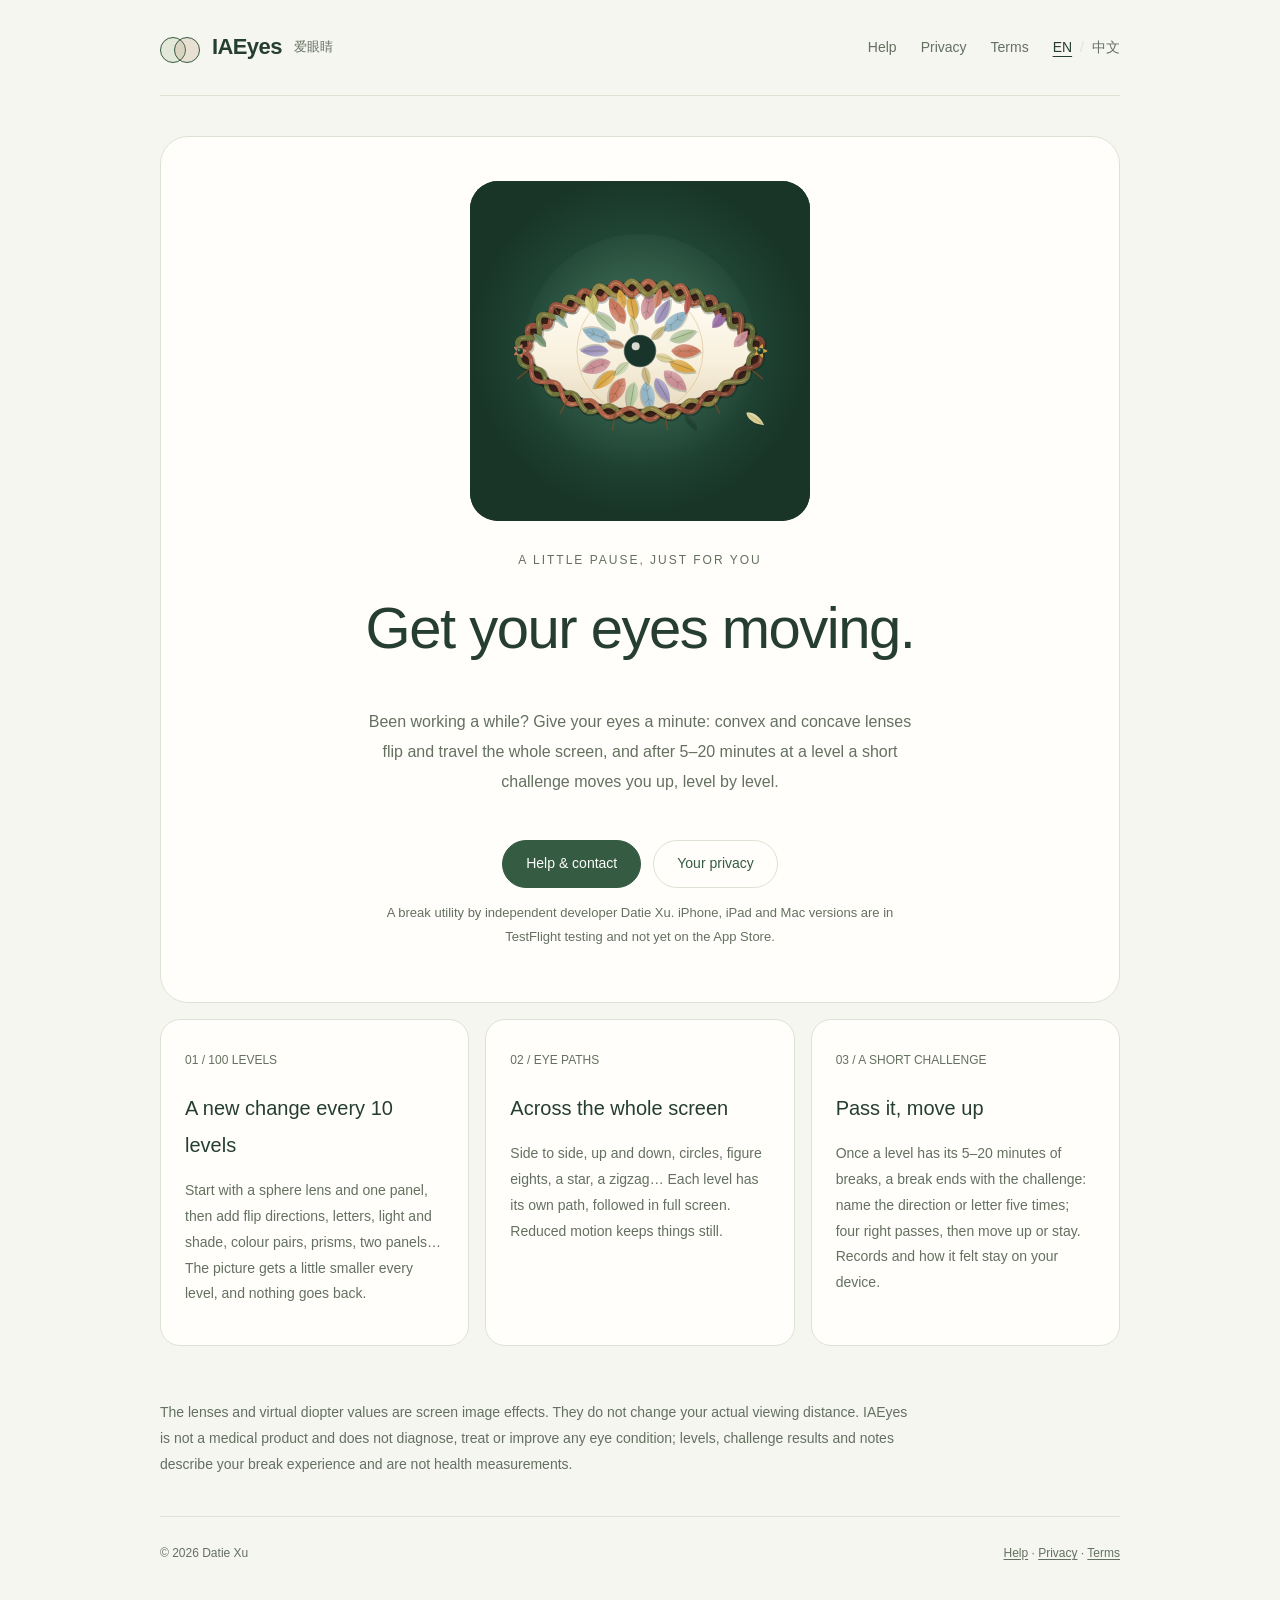
<file: index.html>
<!doctype html>
<html lang="en">
<head>
  <meta charset="utf-8">
  <meta name="viewport" content="width=device-width,initial-scale=1">
  <meta http-equiv="refresh" content="0; url=en/">
  <title>IAEyes</title>
  <link rel="canonical" href="https://datiexu.github.io/iaeyes/en/">
  <link rel="alternate" hreflang="en" href="https://datiexu.github.io/iaeyes/en/">
  <link rel="alternate" hreflang="zh-CN" href="https://datiexu.github.io/iaeyes/zh/">
  <link rel="alternate" hreflang="x-default" href="https://datiexu.github.io/iaeyes/">
  <link rel="stylesheet" href="assets/style.css">
</head>
<body>
  <main class="document">
    <h1>IAEyes</h1>
    <p><a href="en/" lang="en">Continue in English</a> · <a href="zh/" lang="zh-CN">查看中文版</a></p>
  </main>
</body>
</html>
</file>
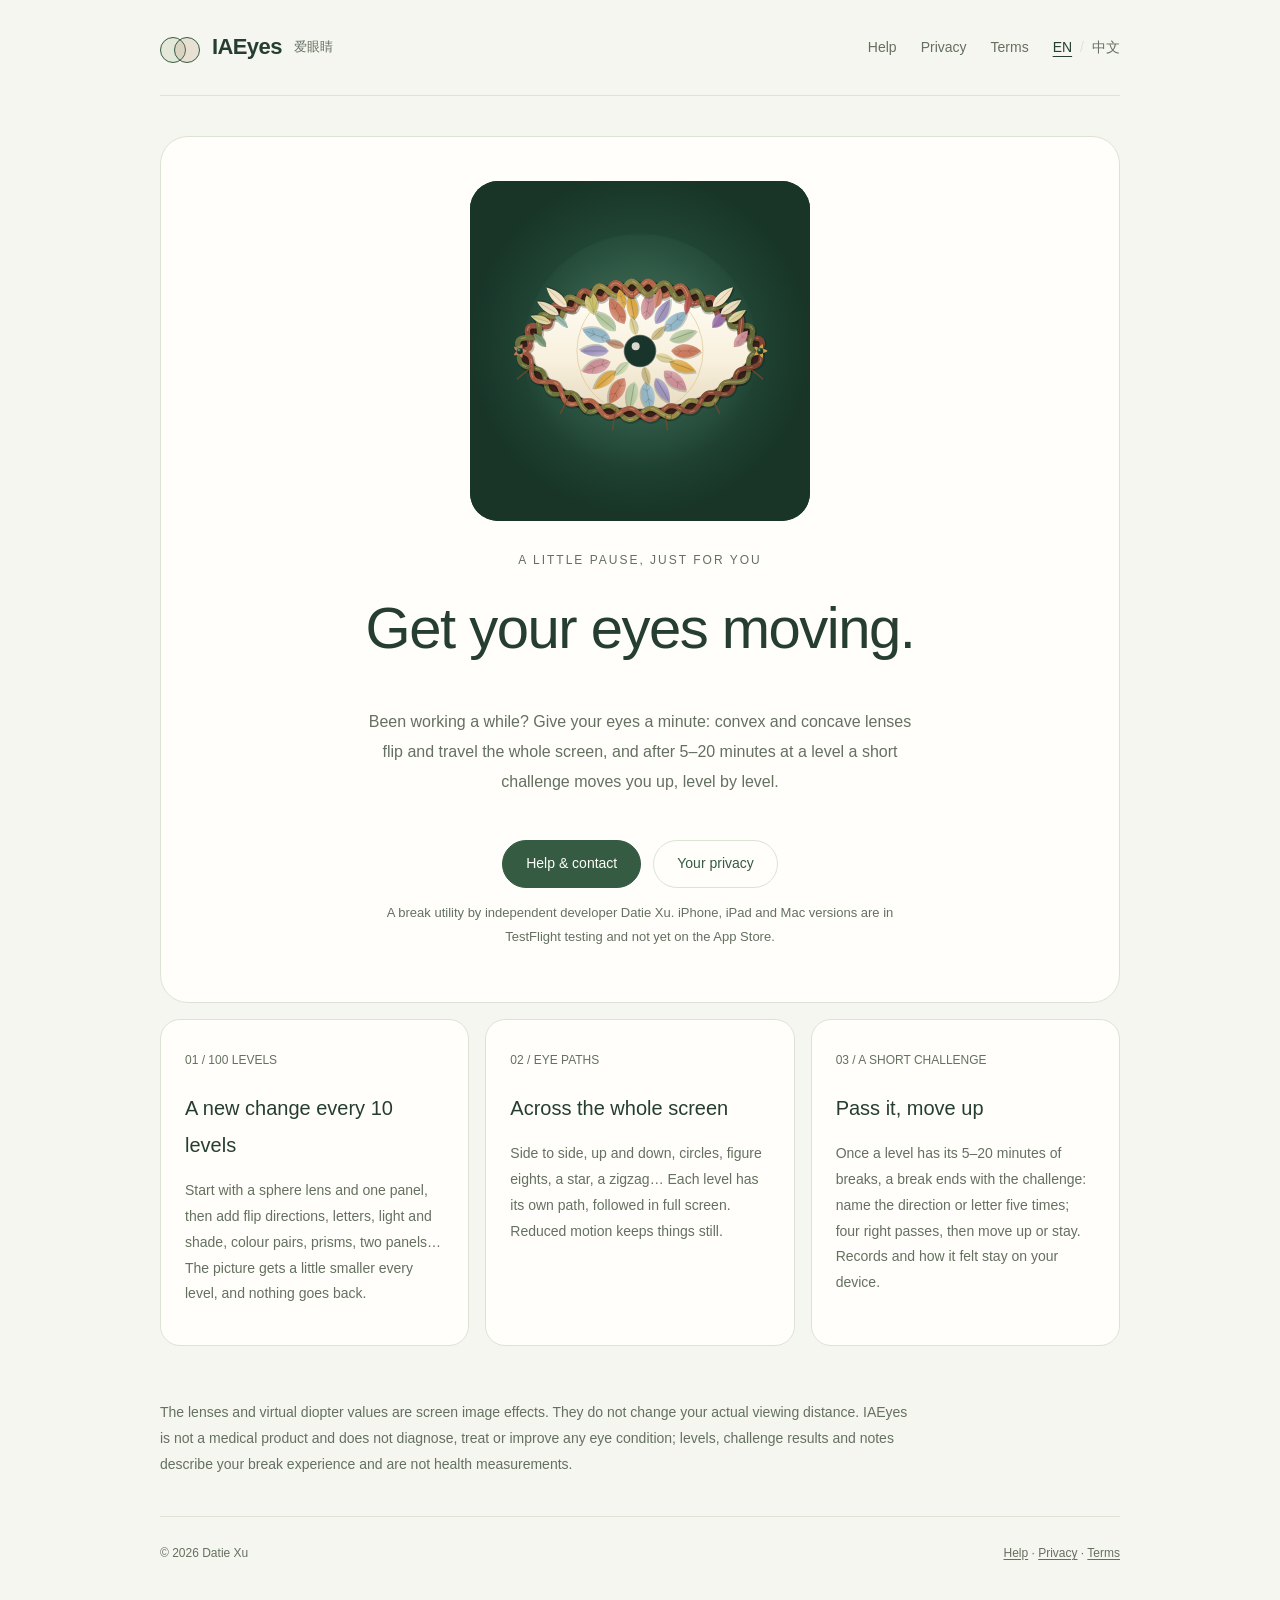
<file: en/index.html>
<!doctype html>
<html lang="en">
<head>
  <meta charset="utf-8">
  <meta name="viewport" content="width=device-width,initial-scale=1">
  <meta name="description" content="IAEyes: get your eyes moving. A 100-level journey, eye paths and a short challenge after each break. Explore the app, help, privacy policy and terms.">
  <title>IAEyes · Get your eyes moving</title>
  <link rel="canonical" href="https://datiexu.github.io/iaeyes/en/">
  <link rel="alternate" hreflang="en" href="https://datiexu.github.io/iaeyes/en/">
  <link rel="alternate" hreflang="zh-CN" href="https://datiexu.github.io/iaeyes/zh/">
  <link rel="alternate" hreflang="x-default" href="https://datiexu.github.io/iaeyes/">
  <link rel="stylesheet" href="../assets/style.css">
</head>
<body>
  <a class="skip-link" href="#main">Skip to content</a>
  <header class="site-header">
    <a class="brand" href="./" aria-label="IAEyes home"><span class="mark" aria-hidden="true"></span><strong>IAEyes</strong><span lang="zh-CN">爱眼睛</span></a>
    <div class="header-links">
      <nav aria-label="Main navigation"><a href="support/">Help</a><a href="privacy/">Privacy</a><a href="terms/">Terms</a></nav>
      <nav class="language-switch" aria-label="Language"><a href="./" lang="en" hreflang="en" aria-label="Read this page in English" aria-current="true">EN</a><span aria-hidden="true">/</span><a href="../zh/" lang="zh-CN" hreflang="zh-CN" aria-label="阅读此页面中文版">中文</a></nav>
    </div>
  </header>
  <main id="main">
    <section class="hero">
      <figure class="brand-intro"><img src="../assets/iaeyes-intro.svg" width="440" height="440" alt="IAEyes: the lashes wind round the eye, then it blinks"></figure>
      <span class="eyebrow">A LITTLE PAUSE, JUST FOR YOU</span>
      <h1>Get your eyes moving.</h1>
      <p>Been working a while? Give your eyes a minute: convex and concave lenses flip and travel the whole screen, and after 5–20 minutes at a level a short challenge moves you up, level by level.</p>
      <div class="actions"><a class="button" href="support/">Help &amp; contact</a><a class="button secondary" href="privacy/">Your privacy</a></div>
      <p class="meta">A break utility by independent developer Datie Xu. iPhone, iPad and Mac versions are in TestFlight testing and not yet on the App Store.</p>
    </section>
    <section class="features" aria-label="The app experience">
      <article class="card"><span class="number">01 / 100 LEVELS</span><h2>A new change every 10 levels</h2><p>Start with a sphere lens and one panel, then add flip directions, letters, light and shade, colour pairs, prisms, two panels… The picture gets a little smaller every level, and nothing goes back.</p></article>
      <article class="card"><span class="number">02 / EYE PATHS</span><h2>Across the whole screen</h2><p>Side to side, up and down, circles, figure eights, a star, a zigzag… Each level has its own path, followed in full screen. Reduced motion keeps things still.</p></article>
      <article class="card"><span class="number">03 / A SHORT CHALLENGE</span><h2>Pass it, move up</h2><p>Once a level has its 5–20 minutes of breaks, a break ends with the challenge: name the direction or letter five times; four right passes, then move up or stay. Records and how it felt stay on your device.</p></article>
    </section>
    <p class="note">The lenses and virtual diopter values are screen image effects. They do not change your actual viewing distance. IAEyes is not a medical product and does not diagnose, treat or improve any eye condition; levels, challenge results and notes describe your break experience and are not health measurements.</p>
  </main>
  <footer class="site-footer"><span>© 2026 Datie Xu</span><span><a href="support/">Help</a> · <a href="privacy/">Privacy</a> · <a href="terms/">Terms</a></span></footer>
</body>
</html>
</file>
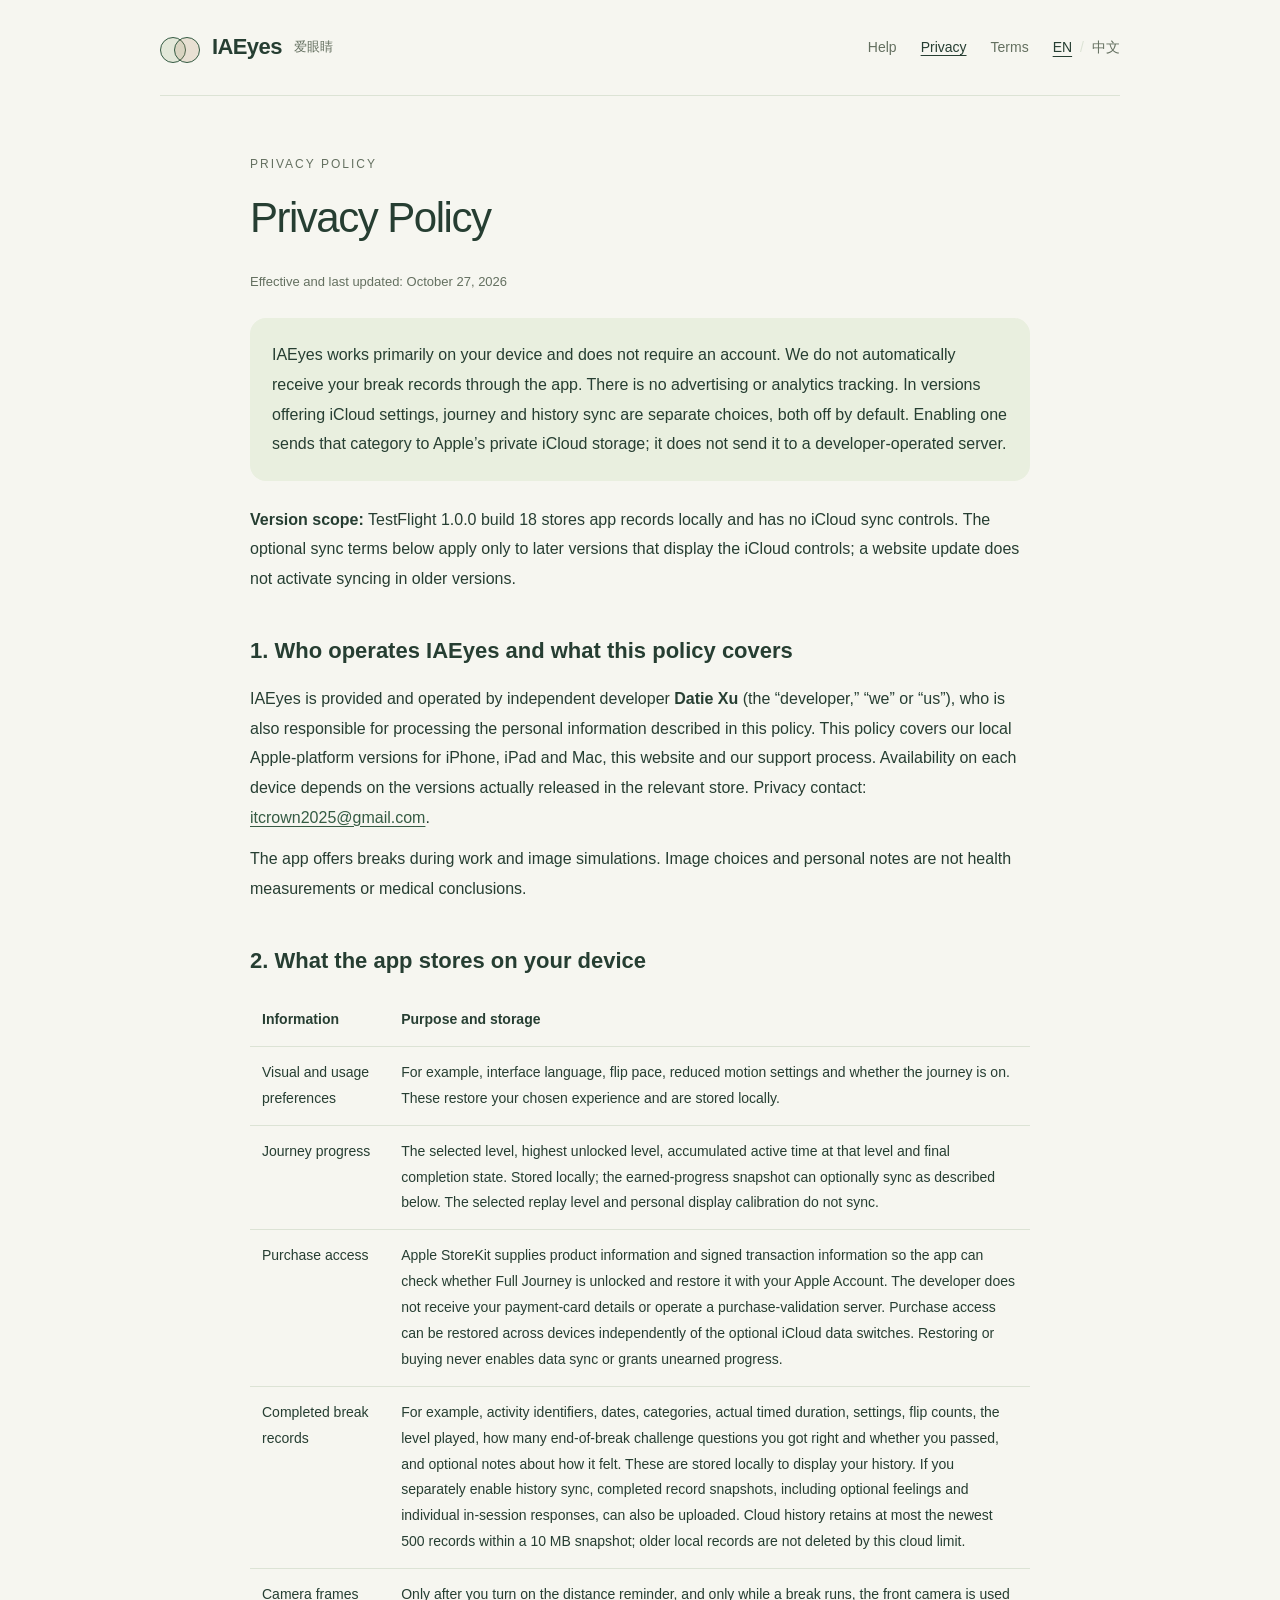
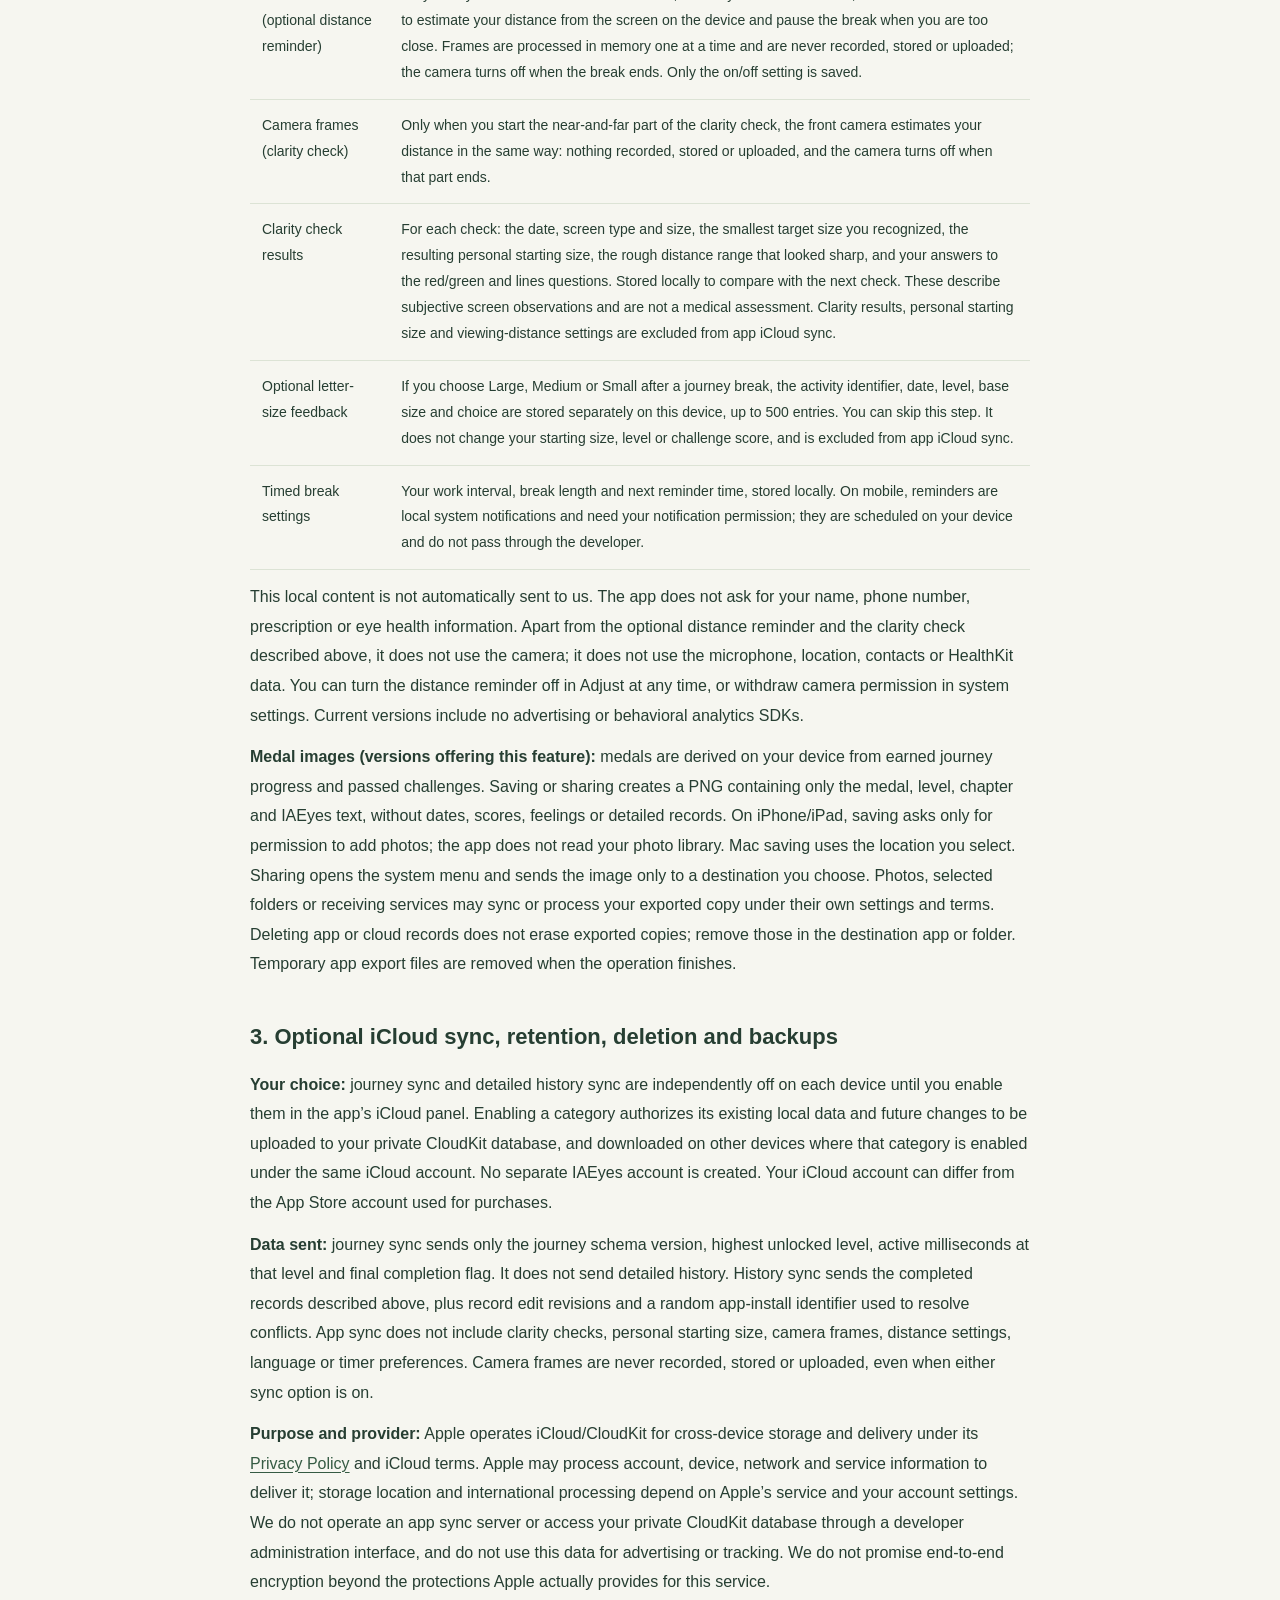
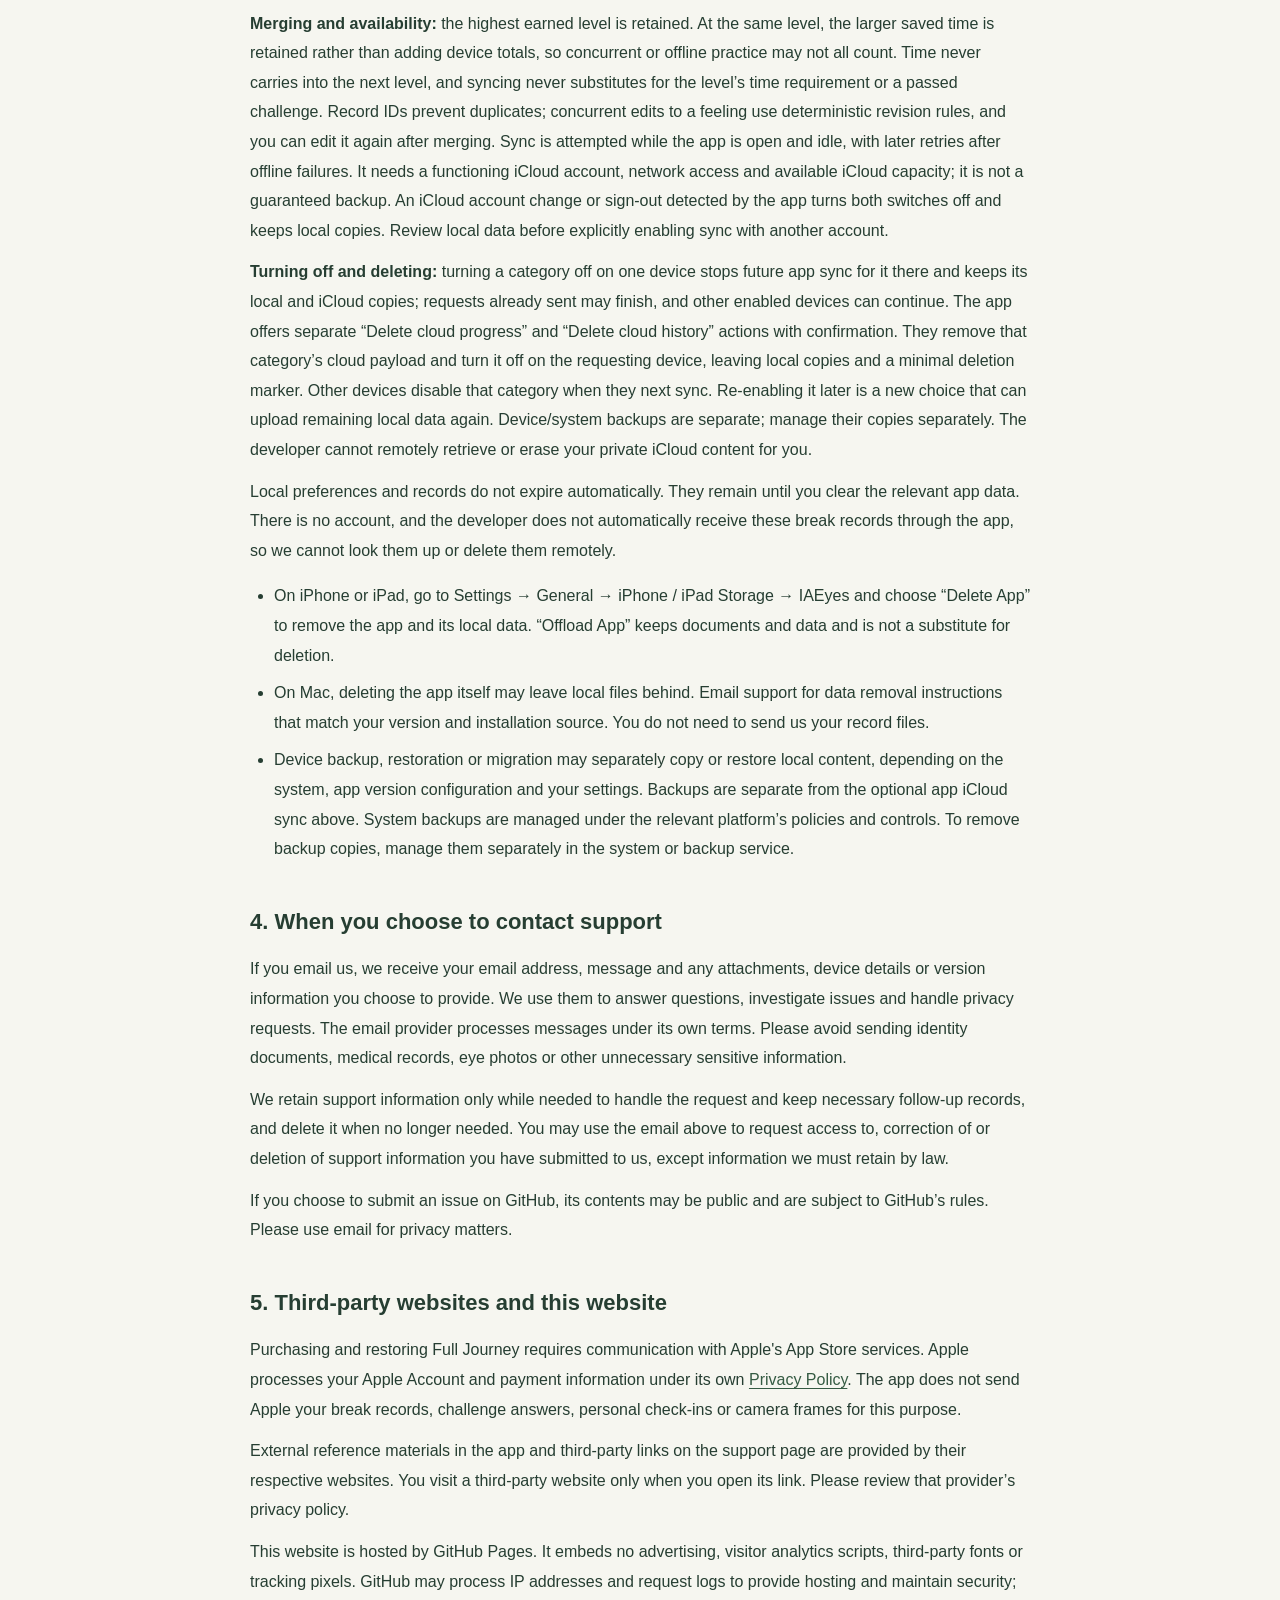
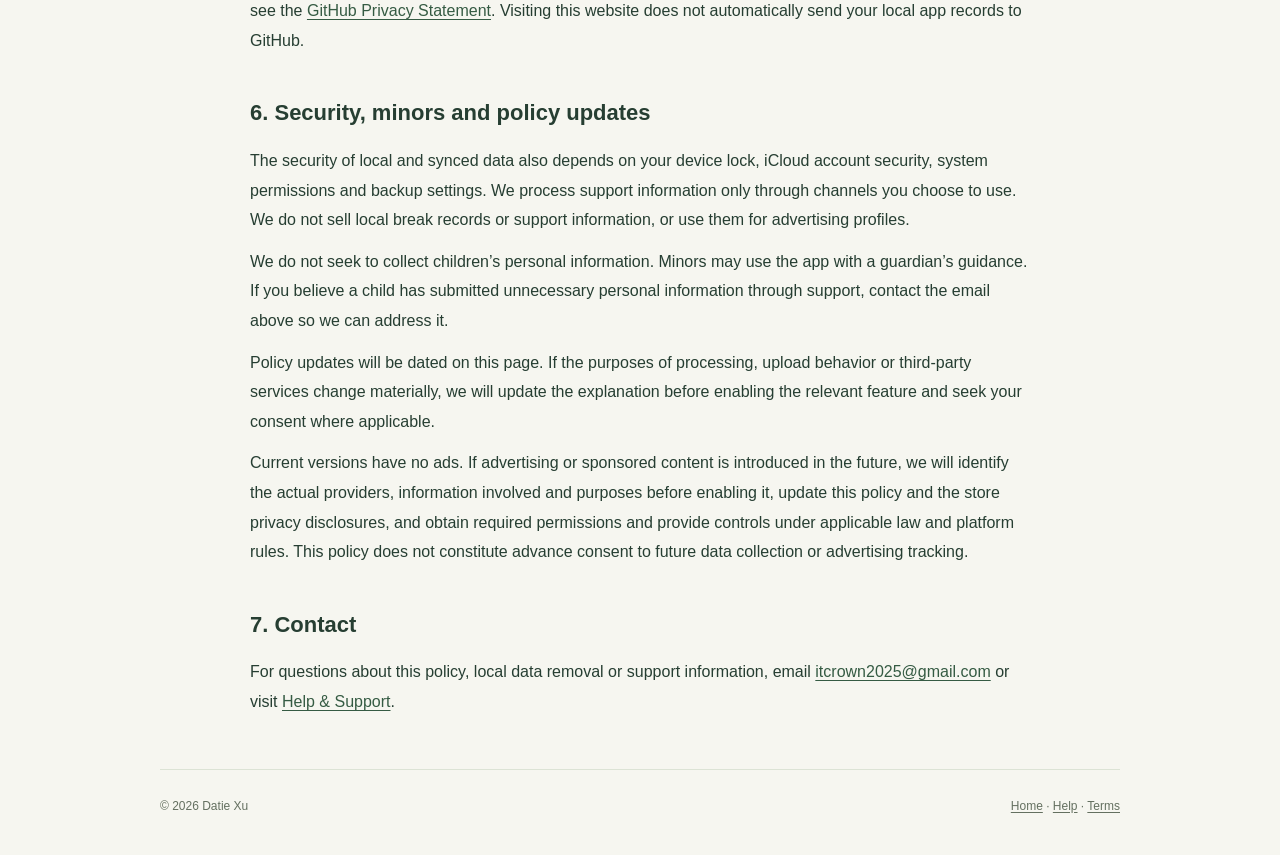
<file: privacy/index.html>
<!doctype html>
<html lang="en">
<head>
  <meta charset="utf-8">
  <meta name="viewport" content="width=device-width,initial-scale=1">
  <meta http-equiv="refresh" content="0; url=../en/privacy/">
  <title>IAEyes</title>
  <link rel="canonical" href="https://datiexu.github.io/iaeyes/en/privacy/">
  <link rel="alternate" hreflang="en" href="https://datiexu.github.io/iaeyes/en/privacy/">
  <link rel="alternate" hreflang="zh-CN" href="https://datiexu.github.io/iaeyes/zh/privacy/">
  <link rel="alternate" hreflang="x-default" href="https://datiexu.github.io/iaeyes/privacy/">
  <link rel="stylesheet" href="../assets/style.css">
</head>
<body>
  <main class="document">
    <h1>IAEyes</h1>
    <p><a href="../en/privacy/" lang="en">Continue in English</a> · <a href="../zh/privacy/" lang="zh-CN">查看中文版</a></p>
  </main>
</body>
</html>
</file>
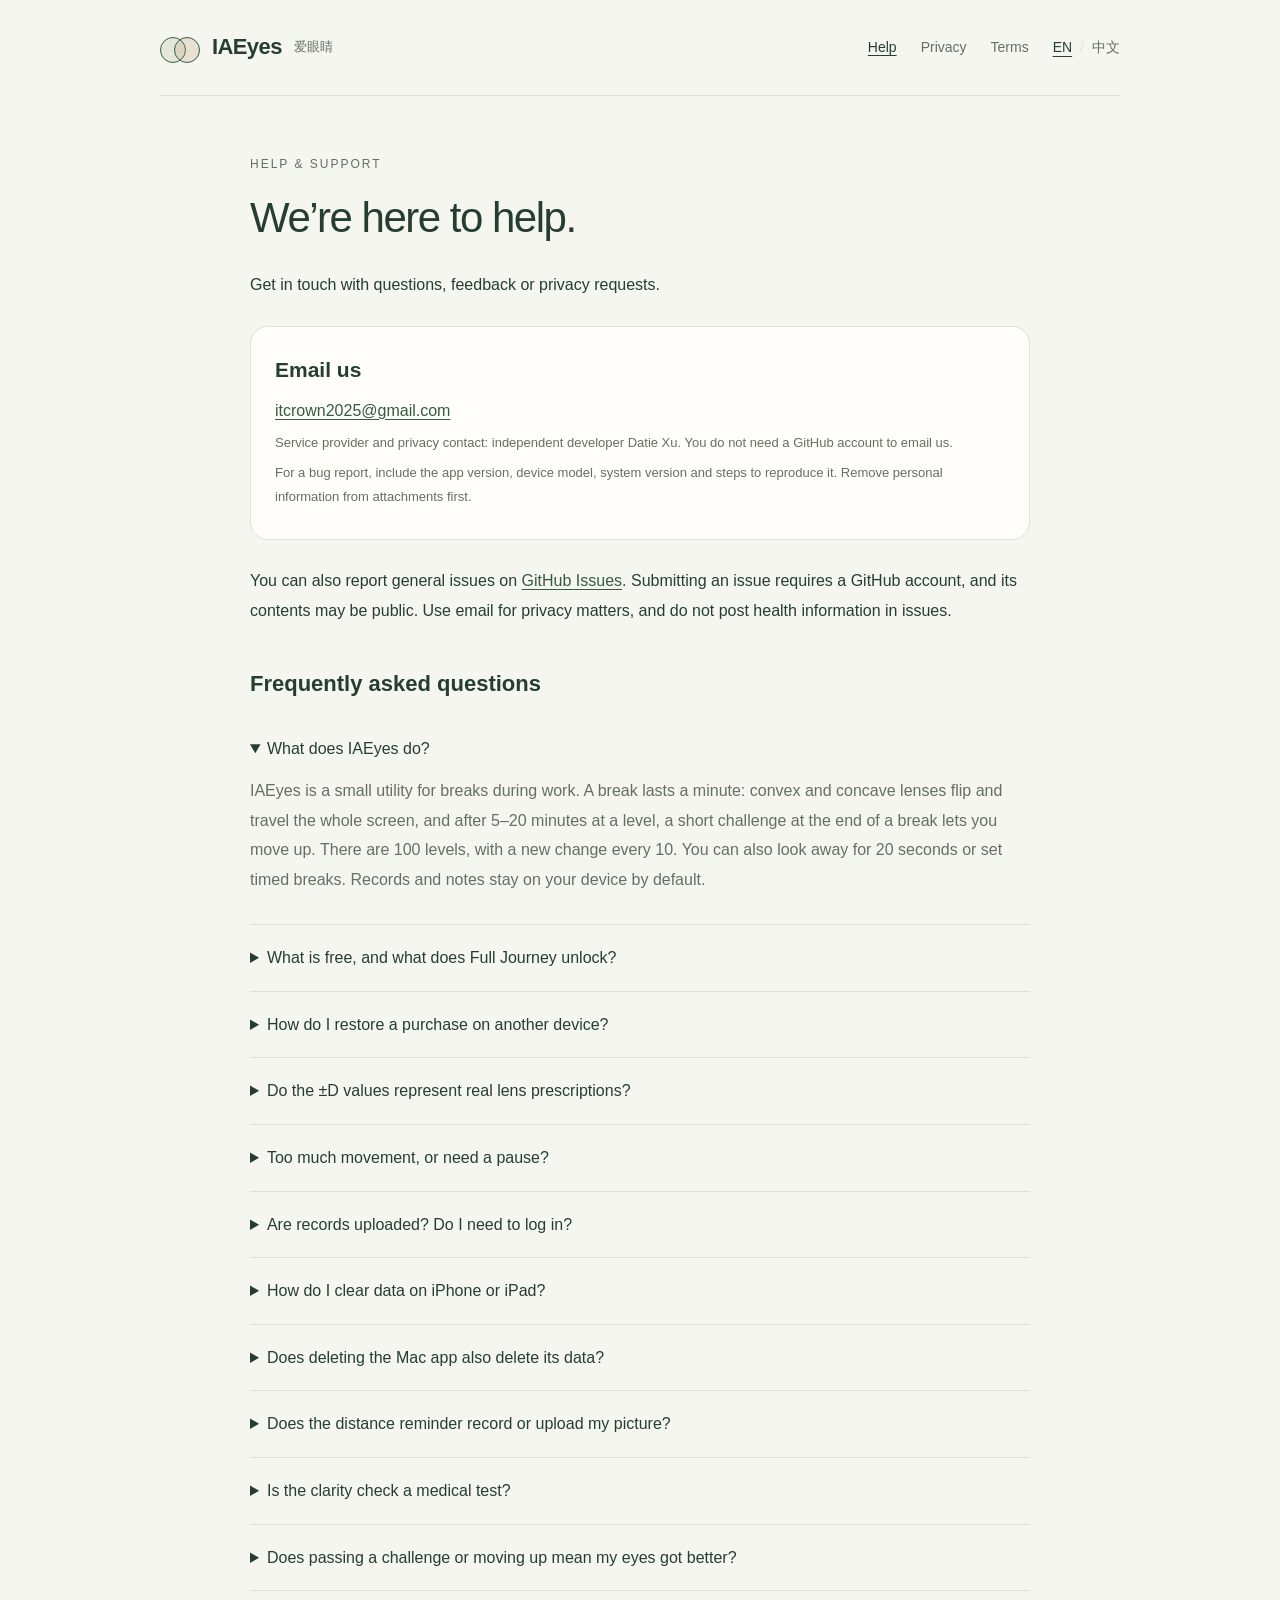
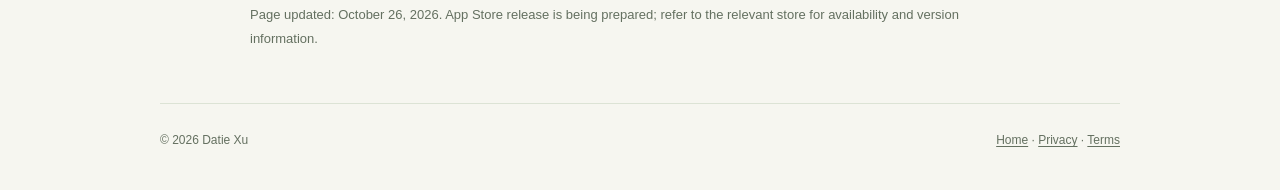
<file: support/index.html>
<!doctype html>
<html lang="en">
<head>
  <meta charset="utf-8">
  <meta name="viewport" content="width=device-width,initial-scale=1">
  <meta http-equiv="refresh" content="0; url=../en/support/">
  <title>IAEyes</title>
  <link rel="canonical" href="https://datiexu.github.io/iaeyes/en/support/">
  <link rel="alternate" hreflang="en" href="https://datiexu.github.io/iaeyes/en/support/">
  <link rel="alternate" hreflang="zh-CN" href="https://datiexu.github.io/iaeyes/zh/support/">
  <link rel="alternate" hreflang="x-default" href="https://datiexu.github.io/iaeyes/support/">
  <link rel="stylesheet" href="../assets/style.css">
</head>
<body>
  <main class="document">
    <h1>IAEyes</h1>
    <p><a href="../en/support/" lang="en">Continue in English</a> · <a href="../zh/support/" lang="zh-CN">查看中文版</a></p>
  </main>
</body>
</html>
</file>
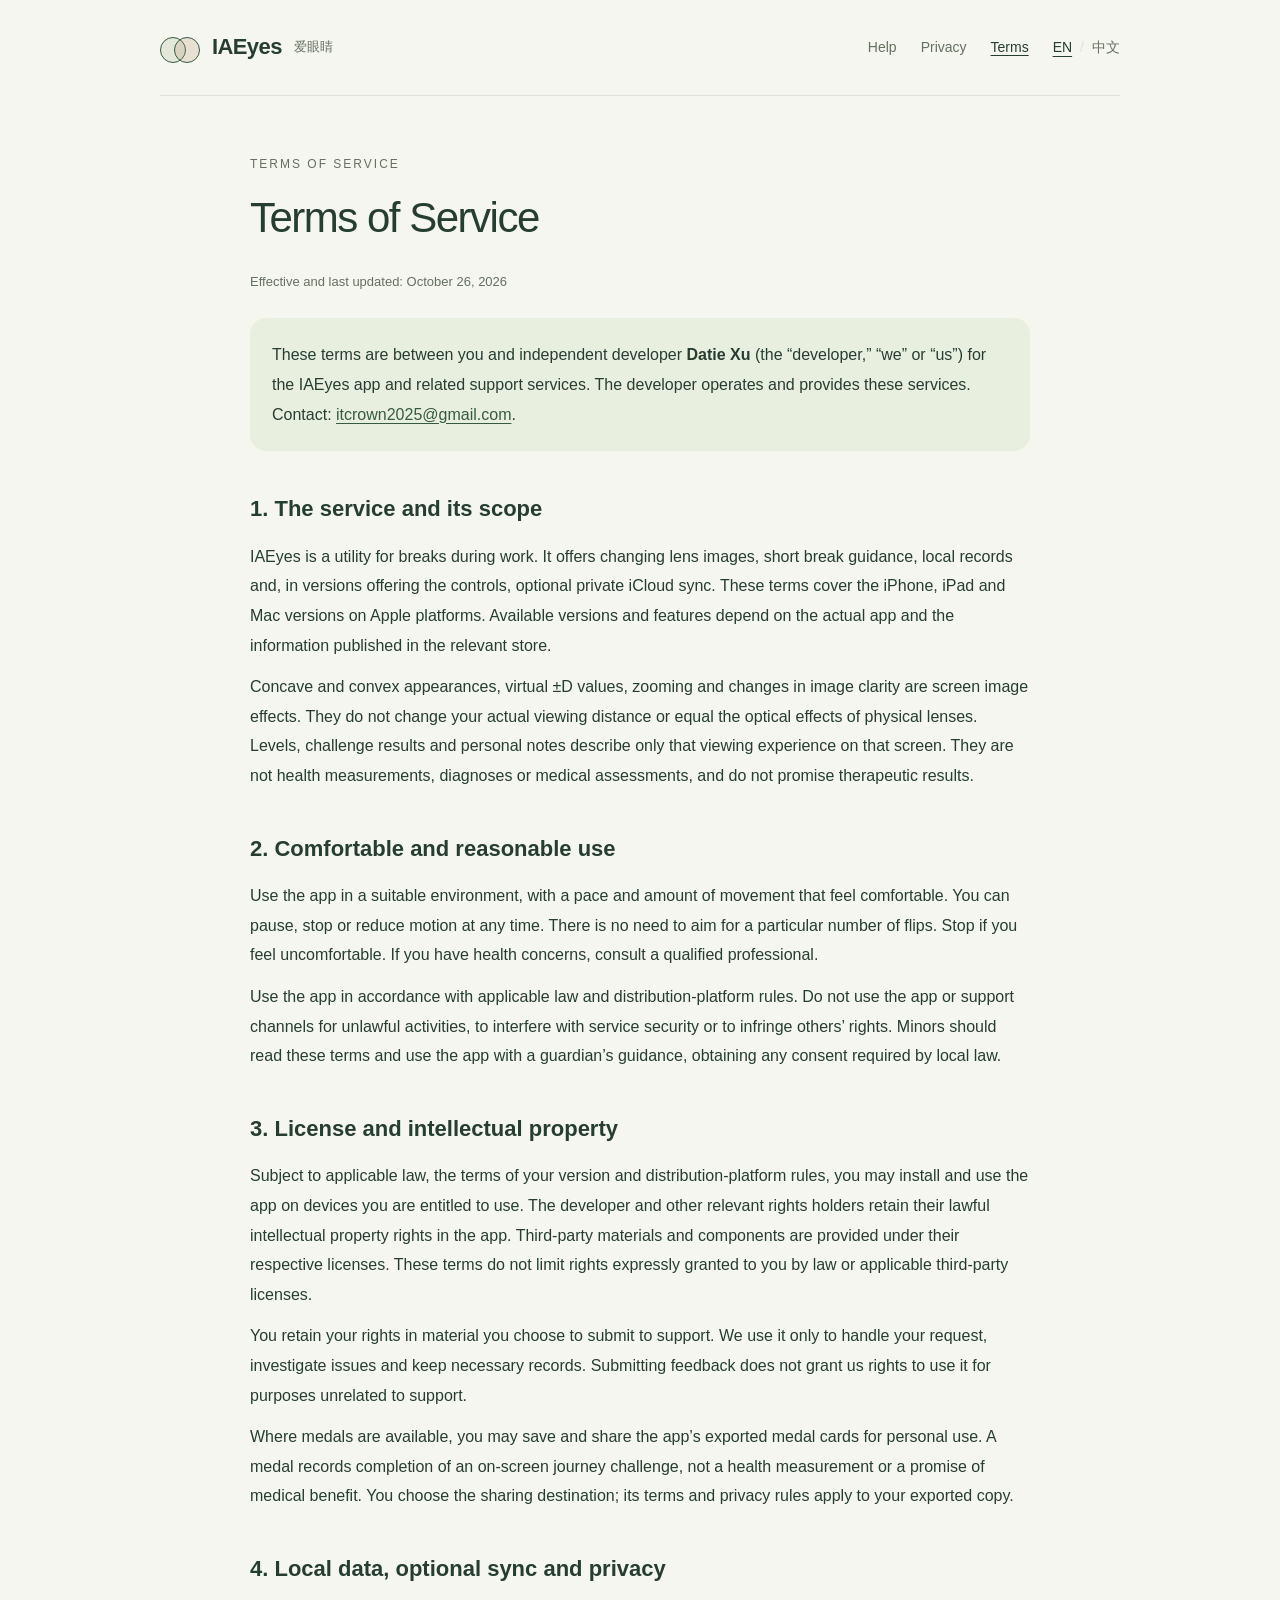
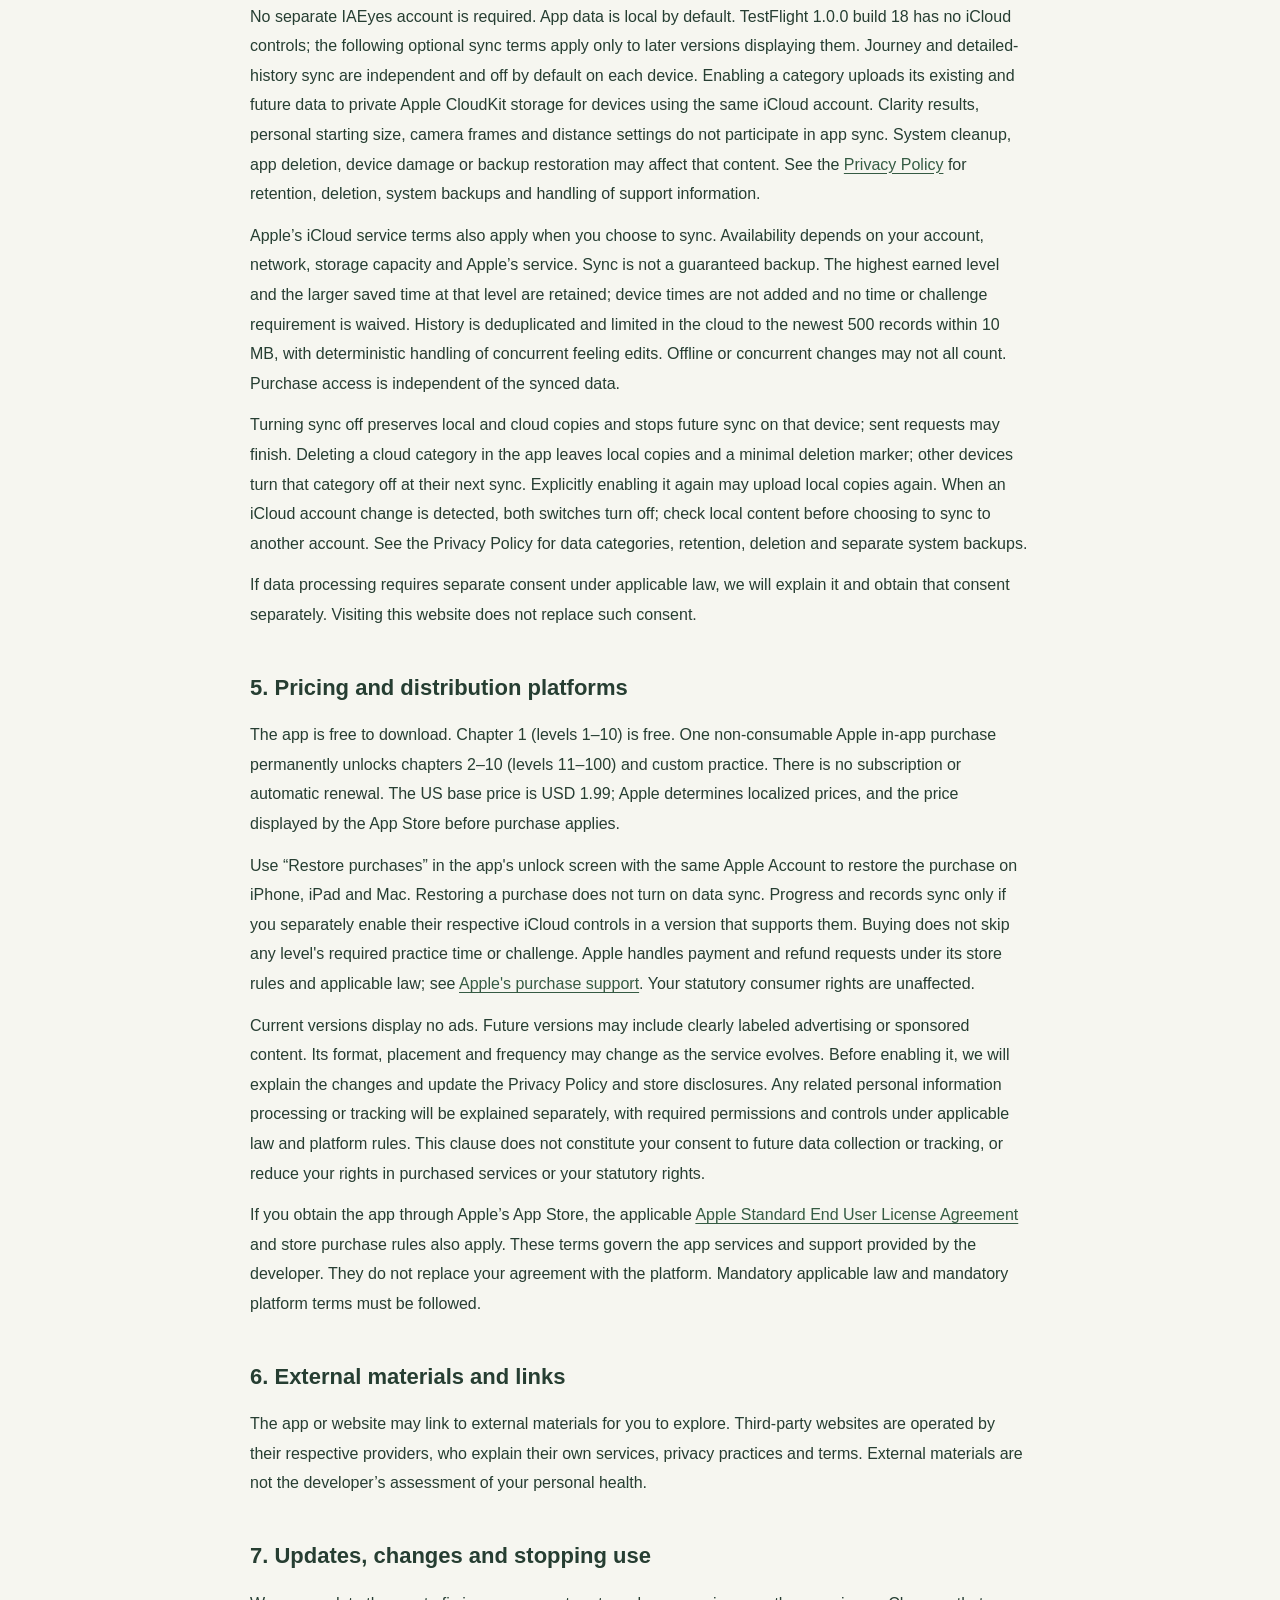
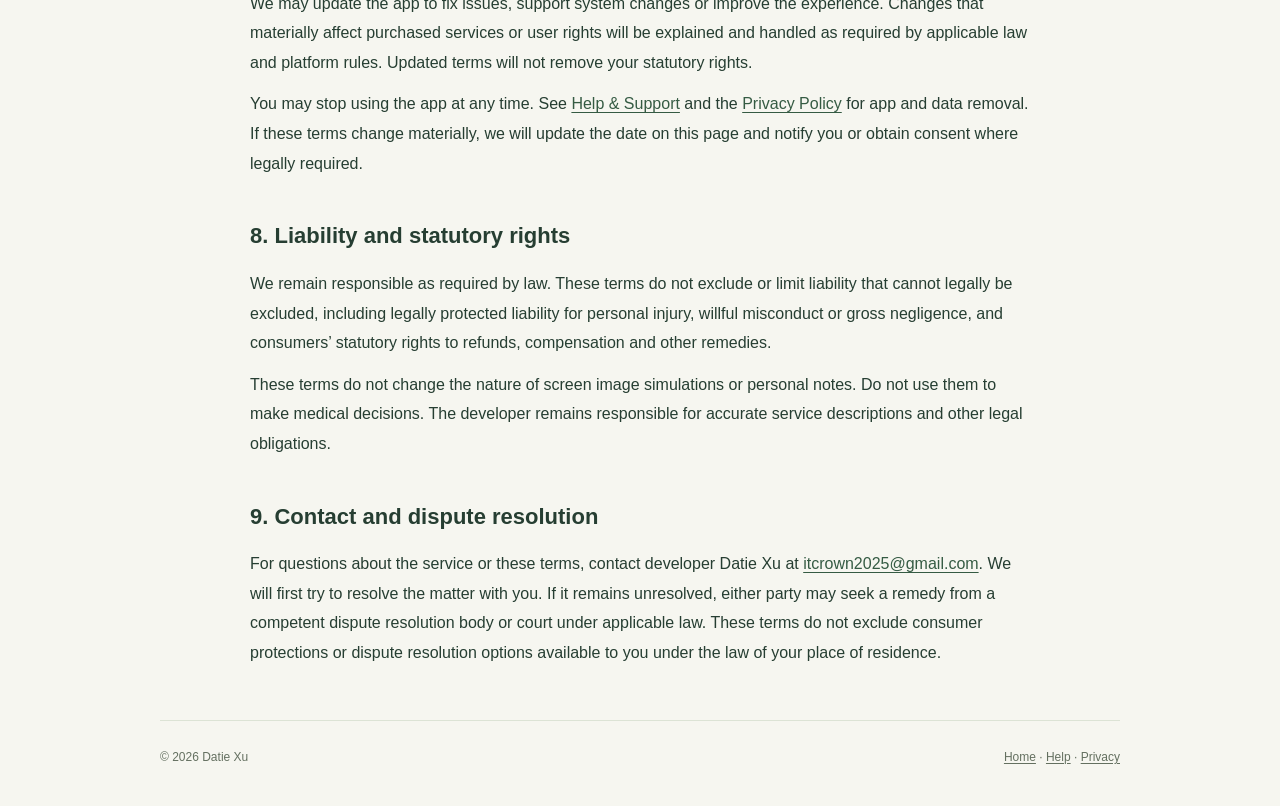
<file: terms/index.html>
<!doctype html>
<html lang="en">
<head>
  <meta charset="utf-8">
  <meta name="viewport" content="width=device-width,initial-scale=1">
  <meta http-equiv="refresh" content="0; url=../en/terms/">
  <title>IAEyes</title>
  <link rel="canonical" href="https://datiexu.github.io/iaeyes/en/terms/">
  <link rel="alternate" hreflang="en" href="https://datiexu.github.io/iaeyes/en/terms/">
  <link rel="alternate" hreflang="zh-CN" href="https://datiexu.github.io/iaeyes/zh/terms/">
  <link rel="alternate" hreflang="x-default" href="https://datiexu.github.io/iaeyes/terms/">
  <link rel="stylesheet" href="../assets/style.css">
</head>
<body>
  <main class="document">
    <h1>IAEyes</h1>
    <p><a href="../en/terms/" lang="en">Continue in English</a> · <a href="../zh/terms/" lang="zh-CN">查看中文版</a></p>
  </main>
</body>
</html>
</file>
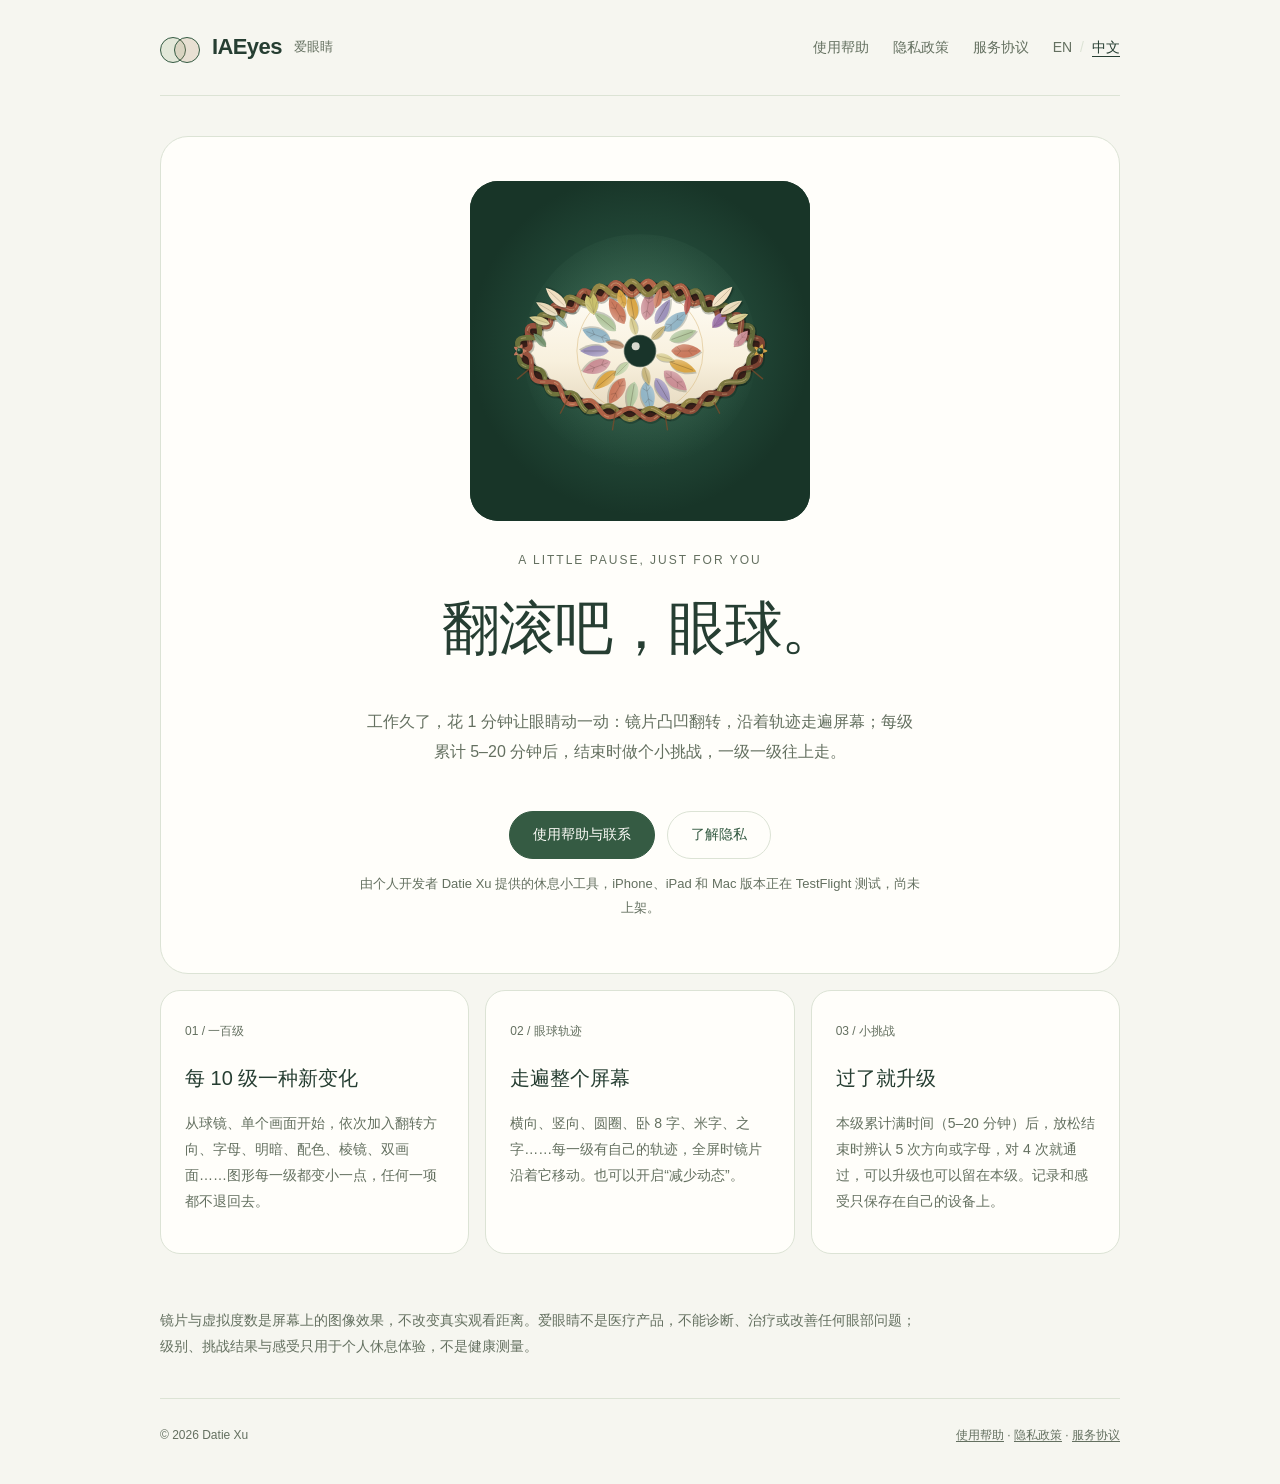
<file: zh/index.html>
<!doctype html>
<html lang="zh-CN">
<head>
  <meta charset="utf-8">
  <meta name="viewport" content="width=device-width,initial-scale=1">
  <meta name="description" content="爱眼睛（IAEyes）：翻滚吧眼球。一百级旅程、眼球轨迹和放松后的小挑战。了解应用、使用帮助与隐私政策。">
  <title>爱眼睛 · 翻滚吧眼球</title>
  <link rel="canonical" href="https://datiexu.github.io/iaeyes/zh/">
  <link rel="alternate" hreflang="en" href="https://datiexu.github.io/iaeyes/en/">
  <link rel="alternate" hreflang="zh-CN" href="https://datiexu.github.io/iaeyes/zh/">
  <link rel="alternate" hreflang="x-default" href="https://datiexu.github.io/iaeyes/">
  <link rel="stylesheet" href="../assets/style.css">
</head>
<body>
  <a class="skip-link" href="#main">跳到正文</a>
  <header class="site-header">
    <a class="brand" href="./" aria-label="IAEyes 首页"><span class="mark" aria-hidden="true"></span><strong>IAEyes</strong><span lang="zh-CN">爱眼睛</span></a>
    <div class="header-links">
      <nav aria-label="网站导航"><a href="support/">使用帮助</a><a href="privacy/">隐私政策</a><a href="terms/">服务协议</a></nav>
      <nav class="language-switch" aria-label="语言"><a href="../en/" lang="en" hreflang="en" aria-label="Read this page in English">EN</a><span aria-hidden="true">/</span><a href="./" lang="zh-CN" hreflang="zh-CN" aria-label="阅读此页面中文版" aria-current="true">中文</a></nav>
    </div>
  </header>
  <main id="main">
    <section class="hero">
      <figure class="brand-intro"><img src="../assets/iaeyes-intro.svg" width="440" height="440" alt="爱眼睛：睫毛绕着眼眶就位，眨一下眼"></figure>
      <span class="eyebrow">A LITTLE PAUSE, JUST FOR YOU</span>
      <h1>翻滚吧，眼球。</h1>
      <p>工作久了，花 1 分钟让眼睛动一动：镜片凸凹翻转，沿着轨迹走遍屏幕；每级累计 5–20 分钟后，结束时做个小挑战，一级一级往上走。</p>
      <div class="actions"><a class="button" href="support/">使用帮助与联系</a><a class="button secondary" href="privacy/">了解隐私</a></div>
      <p class="meta">由个人开发者 Datie Xu 提供的休息小工具，iPhone、iPad 和 Mac 版本正在 TestFlight 测试，尚未上架。</p>
    </section>
    <section class="features" aria-label="应用体验">
      <article class="card"><span class="number">01 / 一百级</span><h2>每 10 级一种新变化</h2><p>从球镜、单个画面开始，依次加入翻转方向、字母、明暗、配色、棱镜、双画面……图形每一级都变小一点，任何一项都不退回去。</p></article>
      <article class="card"><span class="number">02 / 眼球轨迹</span><h2>走遍整个屏幕</h2><p>横向、竖向、圆圈、卧 8 字、米字、之字……每一级有自己的轨迹，全屏时镜片沿着它移动。也可以开启“减少动态”。</p></article>
      <article class="card"><span class="number">03 / 小挑战</span><h2>过了就升级</h2><p>本级累计满时间（5–20 分钟）后，放松结束时辨认 5 次方向或字母，对 4 次就通过，可以升级也可以留在本级。记录和感受只保存在自己的设备上。</p></article>
    </section>
    <p class="note">镜片与虚拟度数是屏幕上的图像效果，不改变真实观看距离。爱眼睛不是医疗产品，不能诊断、治疗或改善任何眼部问题；级别、挑战结果与感受只用于个人休息体验，不是健康测量。</p>
  </main>
  <footer class="site-footer"><span>© 2026 Datie Xu</span><span><a href="support/">使用帮助</a> · <a href="privacy/">隐私政策</a> · <a href="terms/">服务协议</a></span></footer>
</body>
</html>
</file>
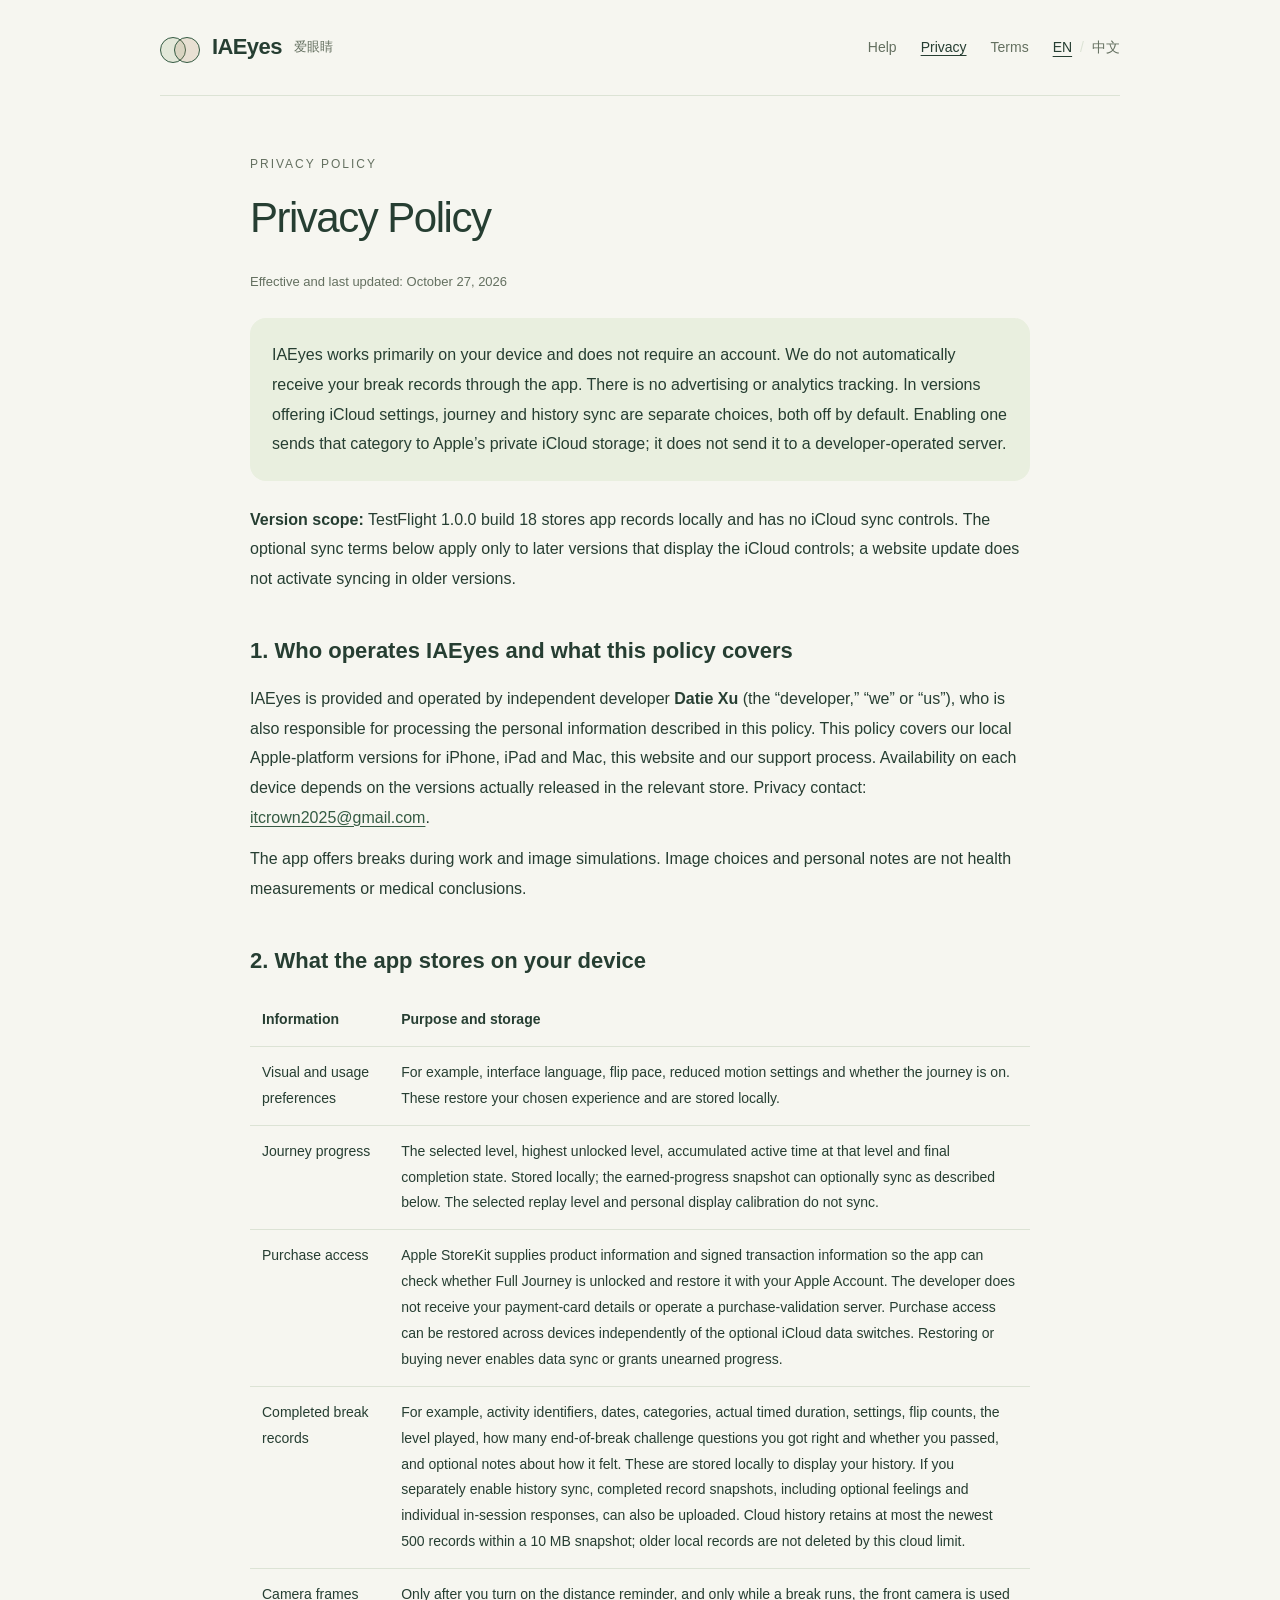
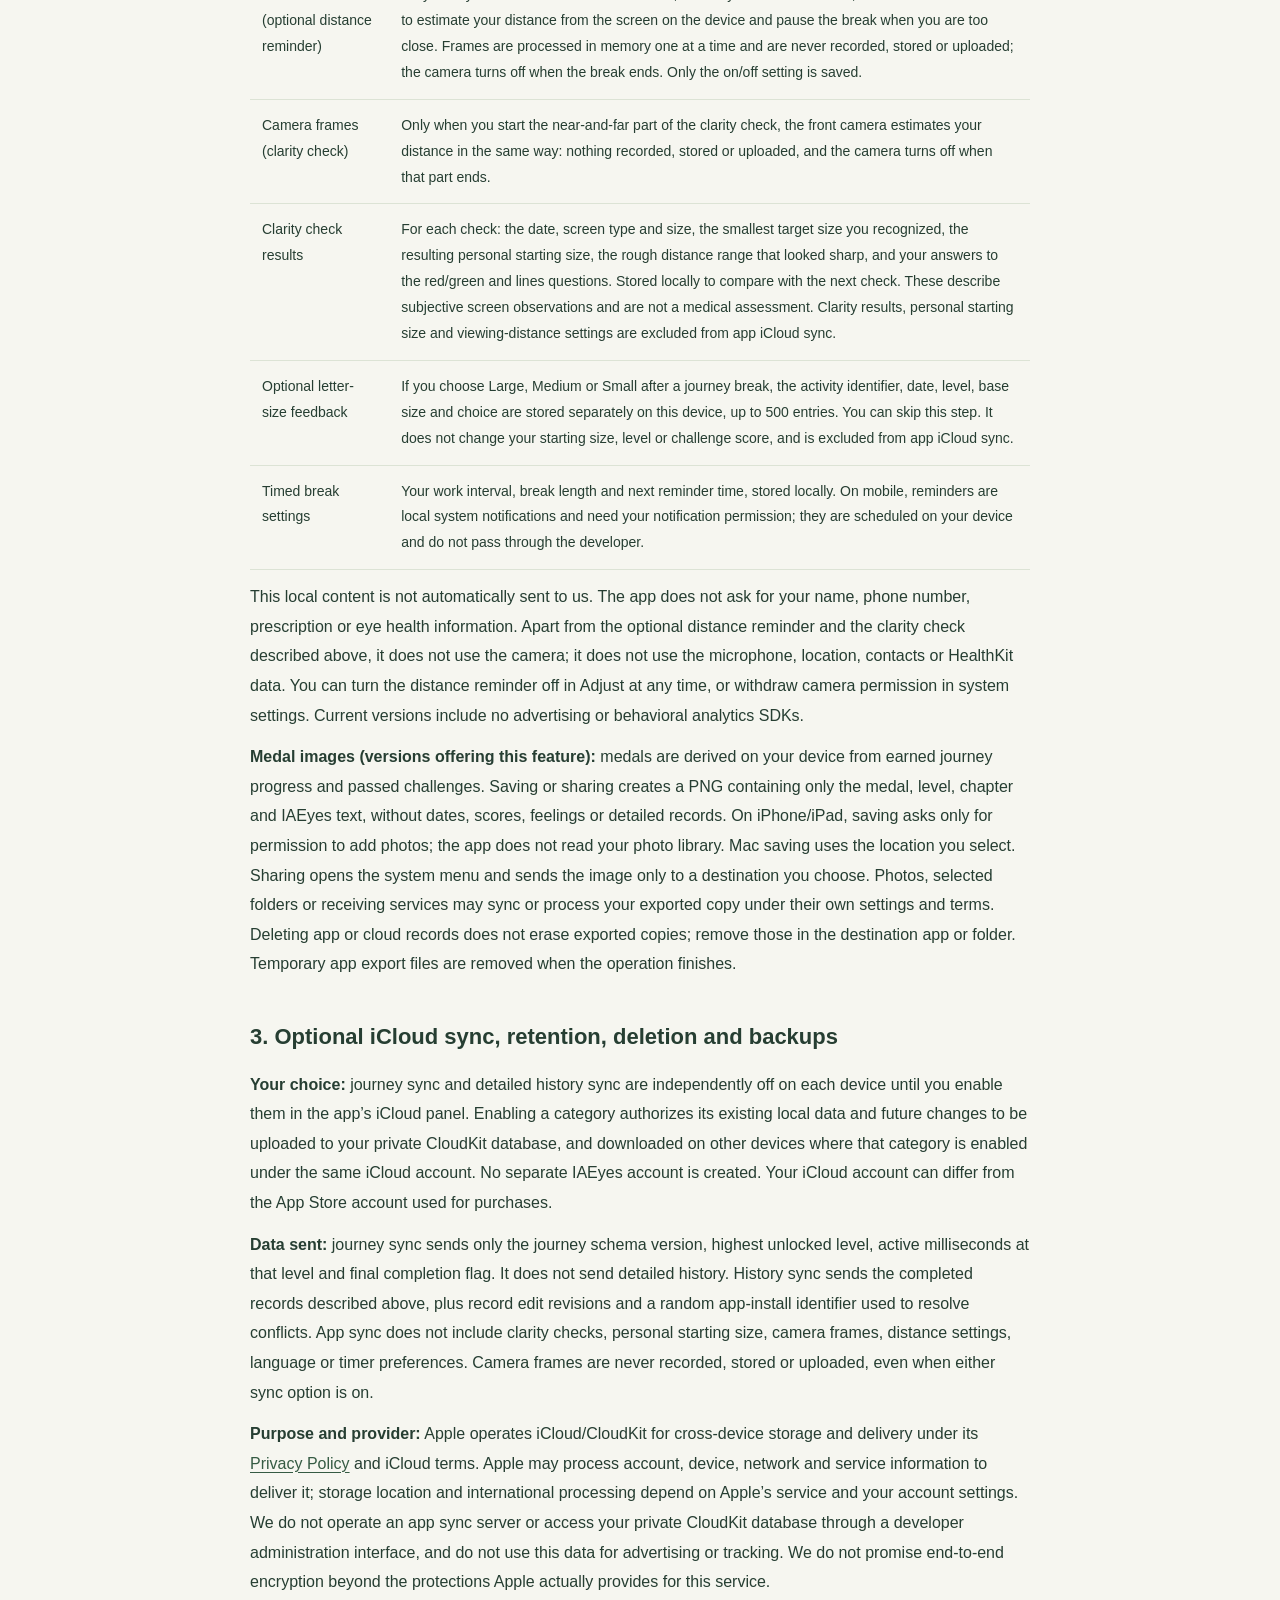
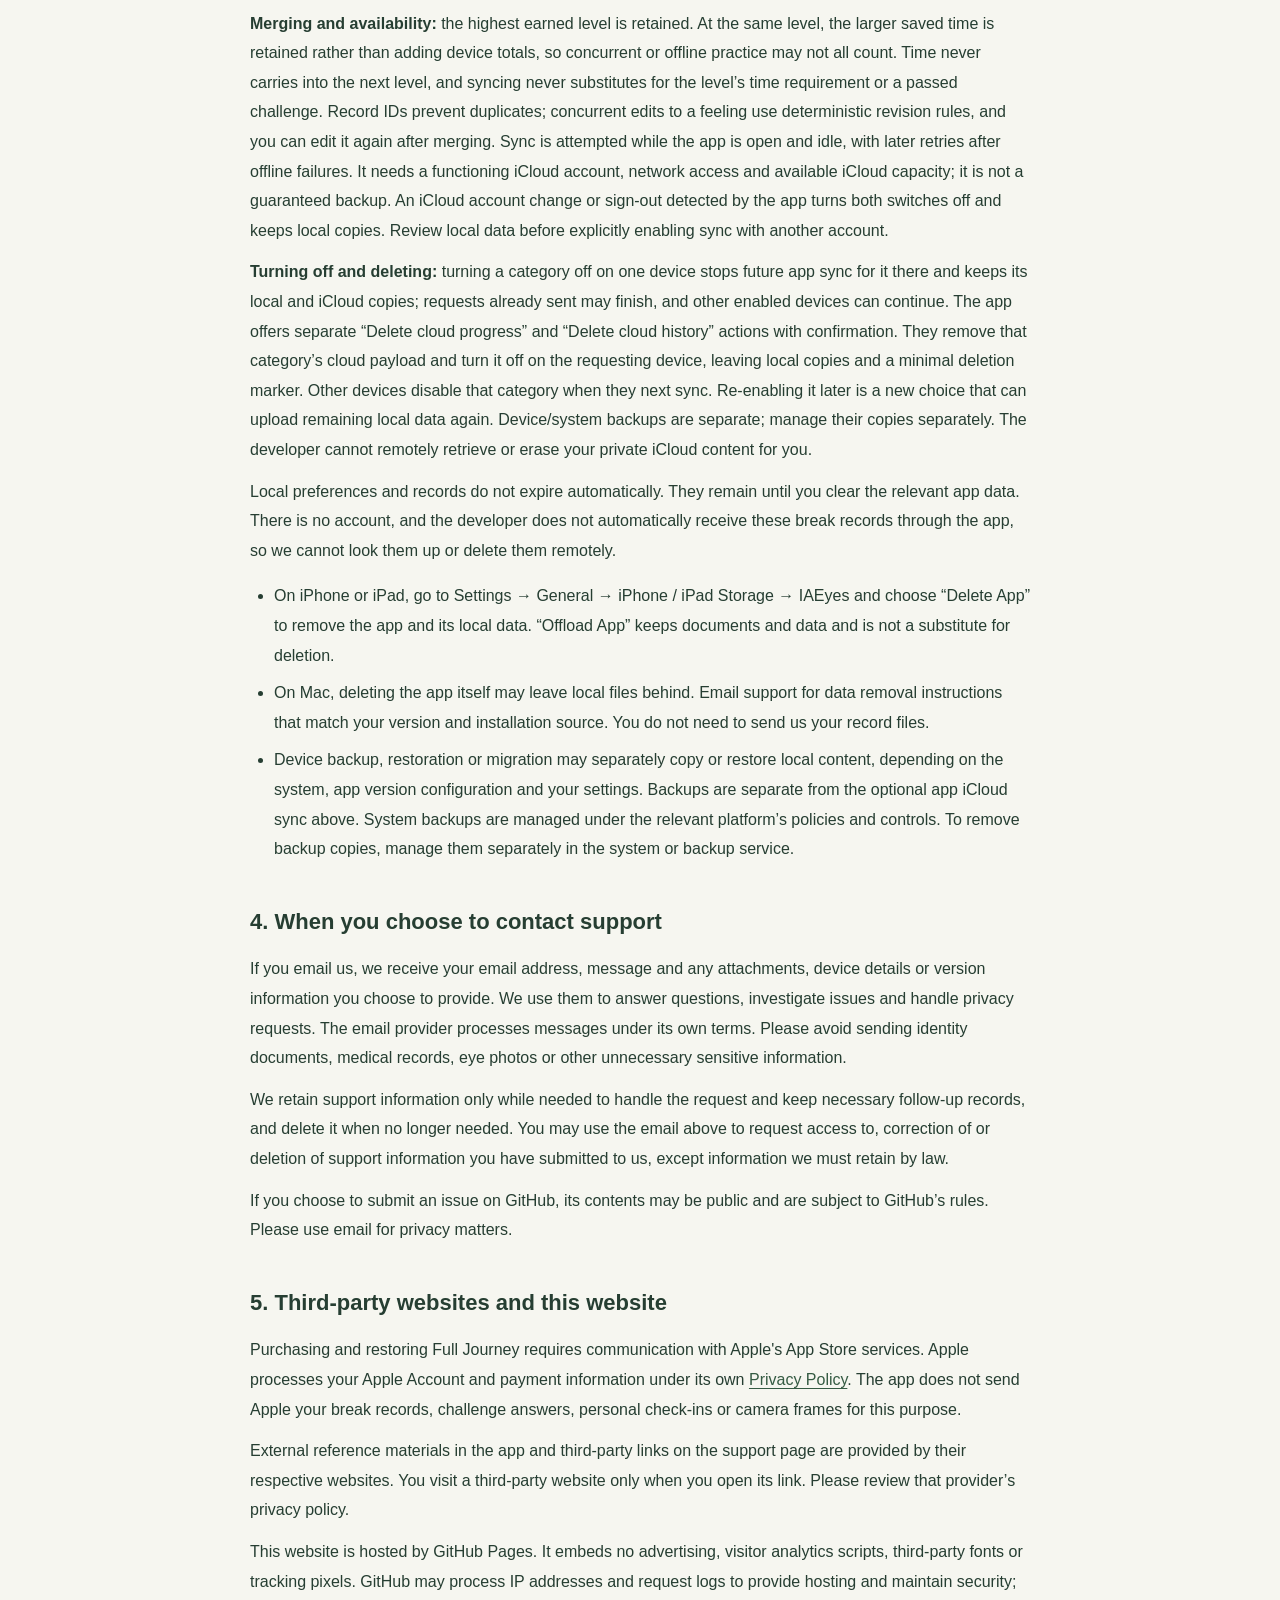
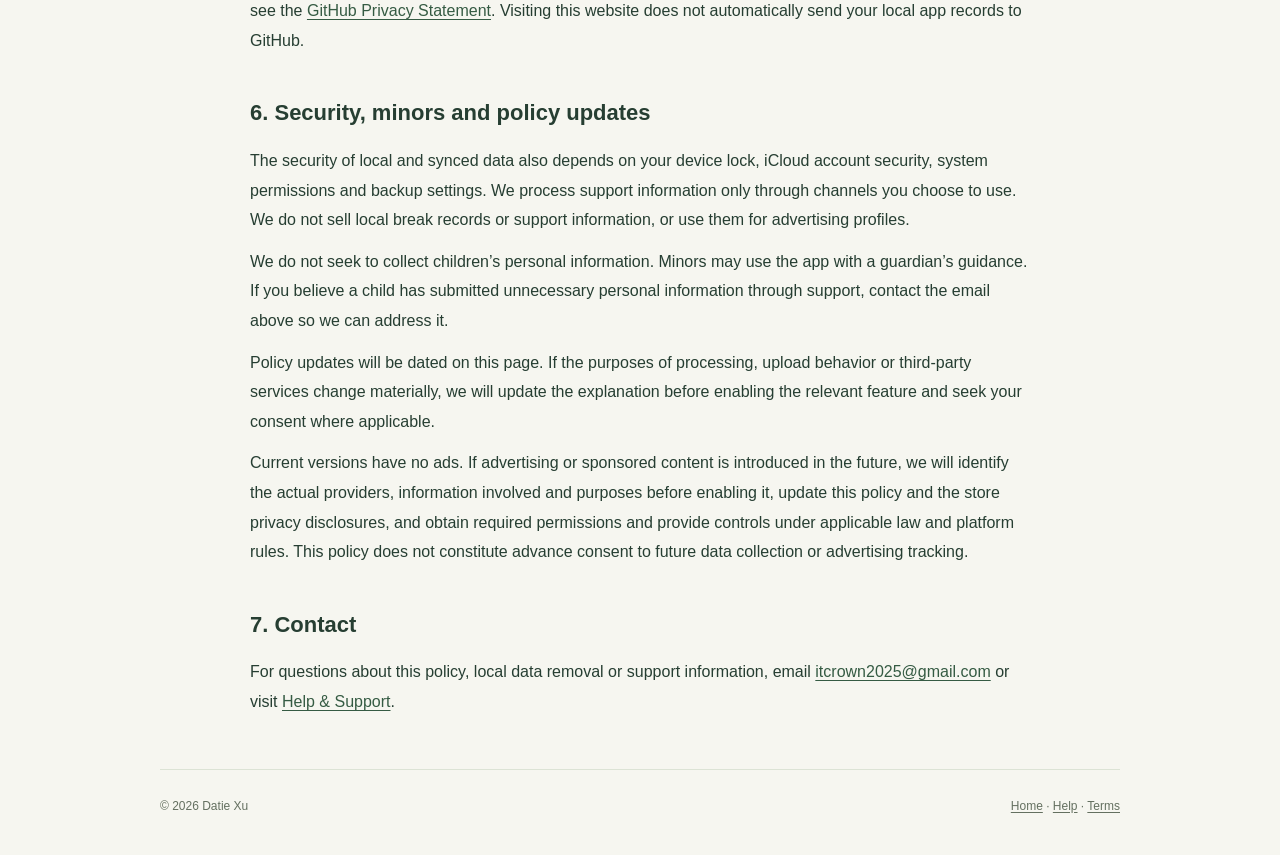
<file: en/privacy/index.html>
<!doctype html>
<html lang="en">
<head>
  <meta charset="utf-8">
  <meta name="viewport" content="width=device-width,initial-scale=1">
  <meta name="description" content="IAEyes privacy policy: local data, optional private iCloud sync, deletion, system backups and support.">
  <title>Privacy Policy · IAEyes</title>
  <link rel="canonical" href="https://datiexu.github.io/iaeyes/en/privacy/">
  <link rel="alternate" hreflang="en" href="https://datiexu.github.io/iaeyes/en/privacy/">
  <link rel="alternate" hreflang="zh-CN" href="https://datiexu.github.io/iaeyes/zh/privacy/">
  <link rel="alternate" hreflang="x-default" href="https://datiexu.github.io/iaeyes/privacy/">
  <link rel="stylesheet" href="../../assets/style.css">
</head>
<body>
  <a class="skip-link" href="#main">Skip to content</a>
  <header class="site-header">
    <a class="brand" href=".././" aria-label="IAEyes home"><span class="mark" aria-hidden="true"></span><strong>IAEyes</strong><span lang="zh-CN">爱眼睛</span></a>
    <div class="header-links">
      <nav aria-label="Main navigation"><a href="../support/">Help</a><a href="../privacy/" aria-current="page">Privacy</a><a href="../terms/">Terms</a></nav>
      <nav class="language-switch" aria-label="Language"><a href="./" lang="en" hreflang="en" aria-label="Read this page in English" aria-current="true">EN</a><span aria-hidden="true">/</span><a href="../../zh/privacy/" lang="zh-CN" hreflang="zh-CN" aria-label="阅读此页面中文版">中文</a></nav>
    </div>
  </header>
  <main id="main" class="document">
    <span class="eyebrow">PRIVACY POLICY</span>
    <h1>Privacy Policy</h1>
    <p class="meta">Effective and last updated: October 27, 2026</p>
    <div class="summary"><p>IAEyes works primarily on your device and does not require an account. We do not automatically receive your break records through the app. There is no advertising or analytics tracking. In versions offering iCloud settings, journey and history sync are separate choices, both off by default. Enabling one sends that category to Apple’s private iCloud storage; it does not send it to a developer-operated server.</p></div>

    <p><strong>Version scope:</strong> TestFlight 1.0.0 build 18 stores app records locally and has no iCloud sync controls. The optional sync terms below apply only to later versions that display the iCloud controls; a website update does not activate syncing in older versions.</p>

    <h2>1. Who operates IAEyes and what this policy covers</h2>
    <p>IAEyes is provided and operated by independent developer <strong>Datie Xu</strong> (the “developer,” “we” or “us”), who is also responsible for processing the personal information described in this policy. This policy covers our local Apple-platform versions for iPhone, iPad and Mac, this website and our support process. Availability on each device depends on the versions actually released in the relevant store. Privacy contact: <a href="mailto:itcrown2025@gmail.com">itcrown2025@gmail.com</a>.</p>
    <p>The app offers breaks during work and image simulations. Image choices and personal notes are not health measurements or medical conclusions.</p>

    <h2>2. What the app stores on your device</h2>
    <div class="table-wrap"><table><thead><tr><th scope="col">Information</th><th scope="col">Purpose and storage</th></tr></thead><tbody>
      <tr><td>Visual and usage preferences</td><td>For example, interface language, flip pace, reduced motion settings and whether the journey is on. These restore your chosen experience and are stored locally.</td></tr>
      <tr><td>Journey progress</td><td>The selected level, highest unlocked level, accumulated active time at that level and final completion state. Stored locally; the earned-progress snapshot can optionally sync as described below. The selected replay level and personal display calibration do not sync.</td></tr>
      <tr><td>Purchase access</td><td>Apple StoreKit supplies product information and signed transaction information so the app can check whether Full Journey is unlocked and restore it with your Apple Account. The developer does not receive your payment-card details or operate a purchase-validation server. Purchase access can be restored across devices independently of the optional iCloud data switches. Restoring or buying never enables data sync or grants unearned progress.</td></tr>
      <tr><td>Completed break records</td><td>For example, activity identifiers, dates, categories, actual timed duration, settings, flip counts, the level played, how many end-of-break challenge questions you got right and whether you passed, and optional notes about how it felt. These are stored locally to display your history. If you separately enable history sync, completed record snapshots, including optional feelings and individual in-session responses, can also be uploaded. Cloud history retains at most the newest 500 records within a 10 MB snapshot; older local records are not deleted by this cloud limit.</td></tr>
      <tr><td>Camera frames (optional distance reminder)</td><td>Only after you turn on the distance reminder, and only while a break runs, the front camera is used to estimate your distance from the screen on the device and pause the break when you are too close. Frames are processed in memory one at a time and are never recorded, stored or uploaded; the camera turns off when the break ends. Only the on/off setting is saved.</td></tr>
      <tr><td>Camera frames (clarity check)</td><td>Only when you start the near-and-far part of the clarity check, the front camera estimates your distance in the same way: nothing recorded, stored or uploaded, and the camera turns off when that part ends.</td></tr>
      <tr><td>Clarity check results</td><td>For each check: the date, screen type and size, the smallest target size you recognized, the resulting personal starting size, the rough distance range that looked sharp, and your answers to the red/green and lines questions. Stored locally to compare with the next check. These describe subjective screen observations and are not a medical assessment. Clarity results, personal starting size and viewing-distance settings are excluded from app iCloud sync.</td></tr>
      <tr><td>Optional letter-size feedback</td><td>If you choose Large, Medium or Small after a journey break, the activity identifier, date, level, base size and choice are stored separately on this device, up to 500 entries. You can skip this step. It does not change your starting size, level or challenge score, and is excluded from app iCloud sync.</td></tr>
      <tr><td>Timed break settings</td><td>Your work interval, break length and next reminder time, stored locally. On mobile, reminders are local system notifications and need your notification permission; they are scheduled on your device and do not pass through the developer.</td></tr>
    </tbody></table></div>
    <p>This local content is not automatically sent to us. The app does not ask for your name, phone number, prescription or eye health information. Apart from the optional distance reminder and the clarity check described above, it does not use the camera; it does not use the microphone, location, contacts or HealthKit data. You can turn the distance reminder off in Adjust at any time, or withdraw camera permission in system settings. Current versions include no advertising or behavioral analytics SDKs.</p>

    <p><strong>Medal images (versions offering this feature):</strong> medals are derived on your device from earned journey progress and passed challenges. Saving or sharing creates a PNG containing only the medal, level, chapter and IAEyes text, without dates, scores, feelings or detailed records. On iPhone/iPad, saving asks only for permission to add photos; the app does not read your photo library. Mac saving uses the location you select. Sharing opens the system menu and sends the image only to a destination you choose. Photos, selected folders or receiving services may sync or process your exported copy under their own settings and terms. Deleting app or cloud records does not erase exported copies; remove those in the destination app or folder. Temporary app export files are removed when the operation finishes.</p>

    <h2>3. Optional iCloud sync, retention, deletion and backups</h2>
    <p><strong>Your choice:</strong> journey sync and detailed history sync are independently off on each device until you enable them in the app’s iCloud panel. Enabling a category authorizes its existing local data and future changes to be uploaded to your private CloudKit database, and downloaded on other devices where that category is enabled under the same iCloud account. No separate IAEyes account is created. Your iCloud account can differ from the App Store account used for purchases.</p>
    <p><strong>Data sent:</strong> journey sync sends only the journey schema version, highest unlocked level, active milliseconds at that level and final completion flag. It does not send detailed history. History sync sends the completed records described above, plus record edit revisions and a random app-install identifier used to resolve conflicts. App sync does not include clarity checks, personal starting size, camera frames, distance settings, language or timer preferences. Camera frames are never recorded, stored or uploaded, even when either sync option is on.</p>
    <p><strong>Purpose and provider:</strong> Apple operates iCloud/CloudKit for cross-device storage and delivery under its <a href="https://www.apple.com/legal/privacy/" target="_blank" rel="noopener noreferrer">Privacy Policy</a> and iCloud terms. Apple may process account, device, network and service information to deliver it; storage location and international processing depend on Apple’s service and your account settings. We do not operate an app sync server or access your private CloudKit database through a developer administration interface, and do not use this data for advertising or tracking. We do not promise end-to-end encryption beyond the protections Apple actually provides for this service.</p>
    <p><strong>Merging and availability:</strong> the highest earned level is retained. At the same level, the larger saved time is retained rather than adding device totals, so concurrent or offline practice may not all count. Time never carries into the next level, and syncing never substitutes for the level’s time requirement or a passed challenge. Record IDs prevent duplicates; concurrent edits to a feeling use deterministic revision rules, and you can edit it again after merging. Sync is attempted while the app is open and idle, with later retries after offline failures. It needs a functioning iCloud account, network access and available iCloud capacity; it is not a guaranteed backup. An iCloud account change or sign-out detected by the app turns both switches off and keeps local copies. Review local data before explicitly enabling sync with another account.</p>
    <p><strong>Turning off and deleting:</strong> turning a category off on one device stops future app sync for it there and keeps its local and iCloud copies; requests already sent may finish, and other enabled devices can continue. The app offers separate “Delete cloud progress” and “Delete cloud history” actions with confirmation. They remove that category’s cloud payload and turn it off on the requesting device, leaving local copies and a minimal deletion marker. Other devices disable that category when they next sync. Re-enabling it later is a new choice that can upload remaining local data again. Device/system backups are separate; manage their copies separately. The developer cannot remotely retrieve or erase your private iCloud content for you.</p>
    <p>Local preferences and records do not expire automatically. They remain until you clear the relevant app data. There is no account, and the developer does not automatically receive these break records through the app, so we cannot look them up or delete them remotely.</p>
    <ul>
      <li>On iPhone or iPad, go to Settings → General → iPhone / iPad Storage → IAEyes and choose “Delete App” to remove the app and its local data. “Offload App” keeps documents and data and is not a substitute for deletion.</li>
      <li>On Mac, deleting the app itself may leave local files behind. Email support for data removal instructions that match your version and installation source. You do not need to send us your record files.</li>
      <li>Device backup, restoration or migration may separately copy or restore local content, depending on the system, app version configuration and your settings. Backups are separate from the optional app iCloud sync above. System backups are managed under the relevant platform’s policies and controls. To remove backup copies, manage them separately in the system or backup service.</li>
    </ul>

    <h2>4. When you choose to contact support</h2>
    <p>If you email us, we receive your email address, message and any attachments, device details or version information you choose to provide. We use them to answer questions, investigate issues and handle privacy requests. The email provider processes messages under its own terms. Please avoid sending identity documents, medical records, eye photos or other unnecessary sensitive information.</p>
    <p>We retain support information only while needed to handle the request and keep necessary follow-up records, and delete it when no longer needed. You may use the email above to request access to, correction of or deletion of support information you have submitted to us, except information we must retain by law.</p>
    <p>If you choose to submit an issue on GitHub, its contents may be public and are subject to GitHub’s rules. Please use email for privacy matters.</p>

    <h2>5. Third-party websites and this website</h2>
    <p>Purchasing and restoring Full Journey requires communication with Apple's App Store services. Apple processes your Apple Account and payment information under its own <a href="https://www.apple.com/legal/privacy/" target="_blank" rel="noopener noreferrer">Privacy Policy</a>. The app does not send Apple your break records, challenge answers, personal check-ins or camera frames for this purpose.</p>
    <p>External reference materials in the app and third-party links on the support page are provided by their respective websites. You visit a third-party website only when you open its link. Please review that provider’s privacy policy.</p>
    <p>This website is hosted by GitHub Pages. It embeds no advertising, visitor analytics scripts, third-party fonts or tracking pixels. GitHub may process IP addresses and request logs to provide hosting and maintain security; see the <a href="https://docs.github.com/en/site-policy/privacy-policies/github-general-privacy-statement" target="_blank" rel="noopener noreferrer">GitHub Privacy Statement</a>. Visiting this website does not automatically send your local app records to GitHub.</p>

    <h2>6. Security, minors and policy updates</h2>
    <p>The security of local and synced data also depends on your device lock, iCloud account security, system permissions and backup settings. We process support information only through channels you choose to use. We do not sell local break records or support information, or use them for advertising profiles.</p>
    <p>We do not seek to collect children’s personal information. Minors may use the app with a guardian’s guidance. If you believe a child has submitted unnecessary personal information through support, contact the email above so we can address it.</p>
    <p>Policy updates will be dated on this page. If the purposes of processing, upload behavior or third-party services change materially, we will update the explanation before enabling the relevant feature and seek your consent where applicable.</p>
    <p>Current versions have no ads. If advertising or sponsored content is introduced in the future, we will identify the actual providers, information involved and purposes before enabling it, update this policy and the store privacy disclosures, and obtain required permissions and provide controls under applicable law and platform rules. This policy does not constitute advance consent to future data collection or advertising tracking.</p>

    <h2>7. Contact</h2>
    <p>For questions about this policy, local data removal or support information, email <a href="mailto:itcrown2025@gmail.com">itcrown2025@gmail.com</a> or visit <a href="../support/">Help &amp; Support</a>.</p>
  </main>
  <footer class="site-footer"><span>© 2026 Datie Xu</span><span><a href=".././">Home</a> · <a href="../support/">Help</a> · <a href="../terms/">Terms</a></span></footer>
</body>
</html>
</file>
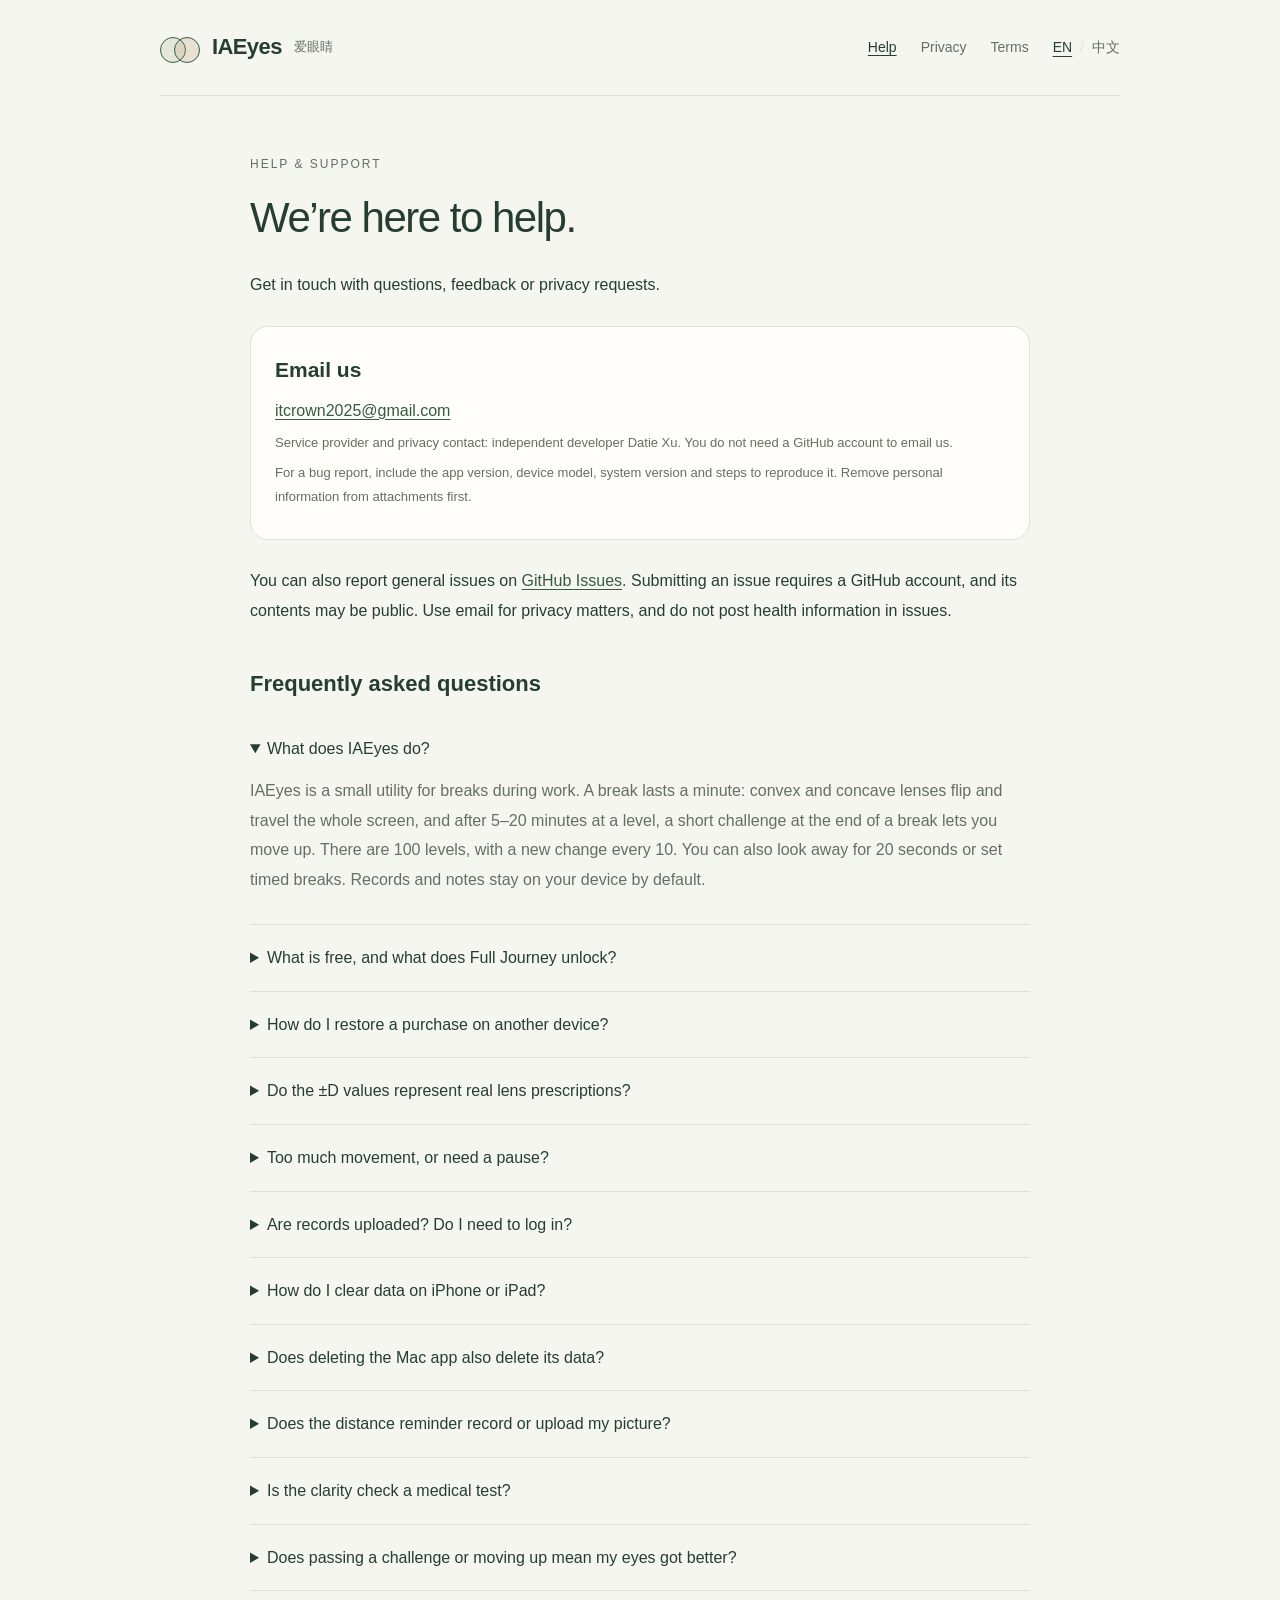
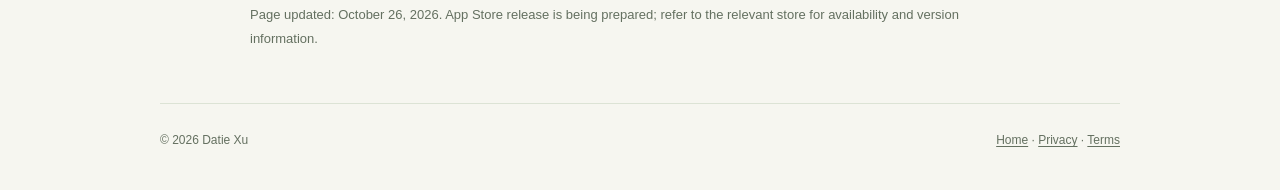
<file: en/support/index.html>
<!doctype html>
<html lang="en">
<head>
  <meta charset="utf-8">
  <meta name="viewport" content="width=device-width,initial-scale=1">
  <meta name="description" content="IAEyes help and support: email contact, frequently asked questions, local data and privacy.">
  <title>Help &amp; Support · IAEyes</title>
  <link rel="canonical" href="https://datiexu.github.io/iaeyes/en/support/">
  <link rel="alternate" hreflang="en" href="https://datiexu.github.io/iaeyes/en/support/">
  <link rel="alternate" hreflang="zh-CN" href="https://datiexu.github.io/iaeyes/zh/support/">
  <link rel="alternate" hreflang="x-default" href="https://datiexu.github.io/iaeyes/support/">
  <link rel="stylesheet" href="../../assets/style.css">
</head>
<body>
  <a class="skip-link" href="#main">Skip to content</a>
  <header class="site-header">
    <a class="brand" href=".././" aria-label="IAEyes home"><span class="mark" aria-hidden="true"></span><strong>IAEyes</strong><span lang="zh-CN">爱眼睛</span></a>
    <div class="header-links">
      <nav aria-label="Main navigation"><a href="../support/" aria-current="page">Help</a><a href="../privacy/">Privacy</a><a href="../terms/">Terms</a></nav>
      <nav class="language-switch" aria-label="Language"><a href="./" lang="en" hreflang="en" aria-label="Read this page in English" aria-current="true">EN</a><span aria-hidden="true">/</span><a href="../../zh/support/" lang="zh-CN" hreflang="zh-CN" aria-label="阅读此页面中文版">中文</a></nav>
    </div>
  </header>
  <main id="main" class="document">
    <span class="eyebrow">HELP &amp; SUPPORT</span>
    <h1>We’re here to help.</h1>
    <p>Get in touch with questions, feedback or privacy requests.</p>
    <section class="contact" aria-label="Contact support">
      <strong>Email us</strong>
      <p><a href="mailto:itcrown2025@gmail.com">itcrown2025@gmail.com</a></p>
      <p class="meta">Service provider and privacy contact: independent developer Datie Xu. You do not need a GitHub account to email us.</p>
      <p class="meta">For a bug report, include the app version, device model, system version and steps to reproduce it. Remove personal information from attachments first.</p>
    </section>
    <p>You can also report general issues on <a href="https://github.com/datiexu/iaeyes/issues" target="_blank" rel="noopener noreferrer">GitHub Issues</a>. Submitting an issue requires a GitHub account, and its contents may be public. Use email for privacy matters, and do not post health information in issues.</p>
    <h2>Frequently asked questions</h2>
    <details open><summary>What does IAEyes do?</summary><p>IAEyes is a small utility for breaks during work. A break lasts a minute: convex and concave lenses flip and travel the whole screen, and after 5–20 minutes at a level, a short challenge at the end of a break lets you move up. There are 100 levels, with a new change every 10. You can also look away for 20 seconds or set timed breaks. Records and notes stay on your device by default.</p></details>
    <details><summary>What is free, and what does Full Journey unlock?</summary><p>The app is free to download, and levels 1–10 are free. A single non-consumable Apple in-app purchase permanently unlocks levels 11–100 and custom practice. There is no subscription. The US base price is USD 1.99; your local price appears before purchase. Buying does not skip the active practice time or challenge required at each level.</p></details>
    <details><summary>How do I restore a purchase on another device?</summary><p>Use the same Apple Account, open Unlock below the progress bar, and choose Restore purchases. The purchase works on iPhone, iPad and Mac. Restoring does not enable data sync. In versions with iCloud controls, you can separately opt into journey and history sync using the same iCloud account; it may differ from your App Store account. Apple handles payment and refund requests; see <a href="https://reportaproblem.apple.com/" target="_blank" rel="noopener noreferrer">Apple purchase support</a>.</p></details>
    <details><summary>Do the ±D values represent real lens prescriptions?</summary><p>They are virtual image settings that change lens appearance and visual effects, not prescription values. Screen zooming, concave and convex appearances, and changes in clarity do not change your actual viewing distance or equal the optical effects of physical lenses.</p></details>
    <details><summary>Too much movement, or need a pause?</summary><p>You can pause or stop, choose a gentler pace and smaller changes, or enable reduced motion. Choose what feels comfortable without aiming for a number of flips. Stop if you feel uncomfortable.</p></details>
    <details><summary>Are records uploaded? Do I need to log in?</summary><p>No separate app account is needed. Data is local by default. TestFlight 1.0.0 build 18 has no sync controls. In later versions offering iCloud, journey and detailed history have separate switches, both off initially. Enabling one uploads its existing and future data to your private iCloud, not a developer server. Clarity checks, starting size, camera frames and distance settings stay local. Turn a category off to stop future sync on this device, or use its confirmed cloud-delete action to remove its iCloud payload while retaining local copies. Other devices stop that category at their next sync; re-enabling can upload local data again. Your device’s backup or migration settings may affect saved copies; see the <a href="../privacy/">Privacy Policy</a>.</p></details>
    <details><summary>How do I clear data on iPhone or iPad?</summary><p>Go to Settings → General → iPhone / iPad Storage → IAEyes and choose “Delete App.” “Offload App” keeps documents and data. If a system backup still contains older copies, manage those separately in backup settings.</p></details>
    <details><summary>Does deleting the Mac app also delete its data?</summary><p>Not necessarily. Deleting the app itself may leave local files behind. Email us with your app version and installation source for the appropriate removal steps. You do not need to send your record files.</p></details>
    <details><summary>Does the distance reminder record or upload my picture?</summary><p>No. When it is on, the front camera only estimates your distance from the screen on the device during a break; nothing is recorded, stored or uploaded, and the camera turns off when the break ends. This estimate depends on the camera, device and individual differences. It is an approximate reminder, not a calibrated measurement. Turn it off in Adjust, or withdraw camera permission in system settings.</p></details>
    <details><summary>Is the clarity check a medical test?</summary><p>No. It notes how things look to you on this screen today: how close and how far a line of small letters stays sharp, which side of a red/green split looks sharper, and which direction on a clock face looks darker, and compares that with the last check on the same screen. Screen, brightness, light and how you feel all change it. It says nothing about how your eyes are or whether they changed, and it does not replace an examination. If something keeps looking different, or feels uncomfortable, see a professional.</p></details>
    <details><summary>Does passing a challenge or moving up mean my eyes got better?</summary><p>No. Levels and challenges only reflect what you could make out on this screen, in this image, and depend on screen size, brightness, distance and how you feel at the moment. They say nothing about any change in your eyes or any effect. IAEyes is not a medical product and does not diagnose, treat or improve eye conditions; if you are uncomfortable or have questions, consult a professional.</p></details>
    <p class="meta">Page updated: October 26, 2026. App Store release is being prepared; refer to the relevant store for availability and version information.</p>
  </main>
  <footer class="site-footer"><span>© 2026 Datie Xu</span><span><a href=".././">Home</a> · <a href="../privacy/">Privacy</a> · <a href="../terms/">Terms</a></span></footer>
</body>
</html>
</file>
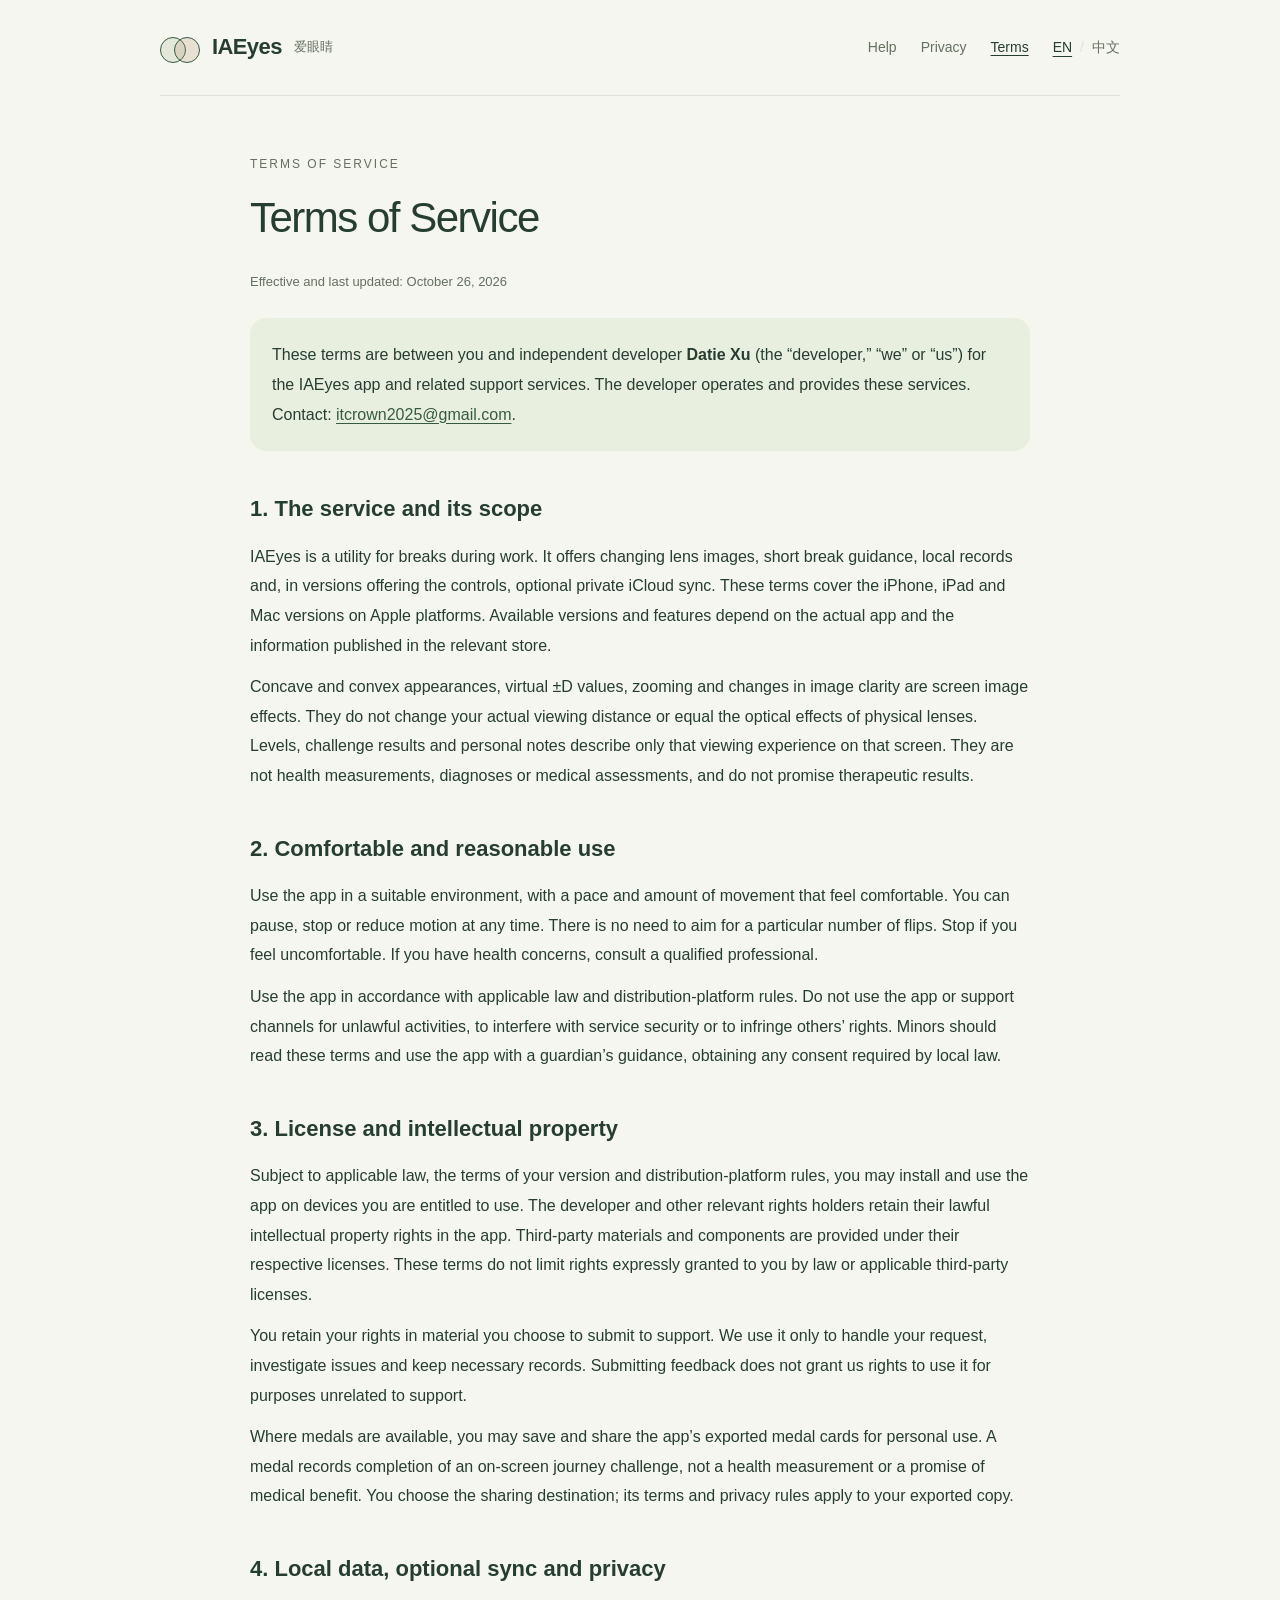
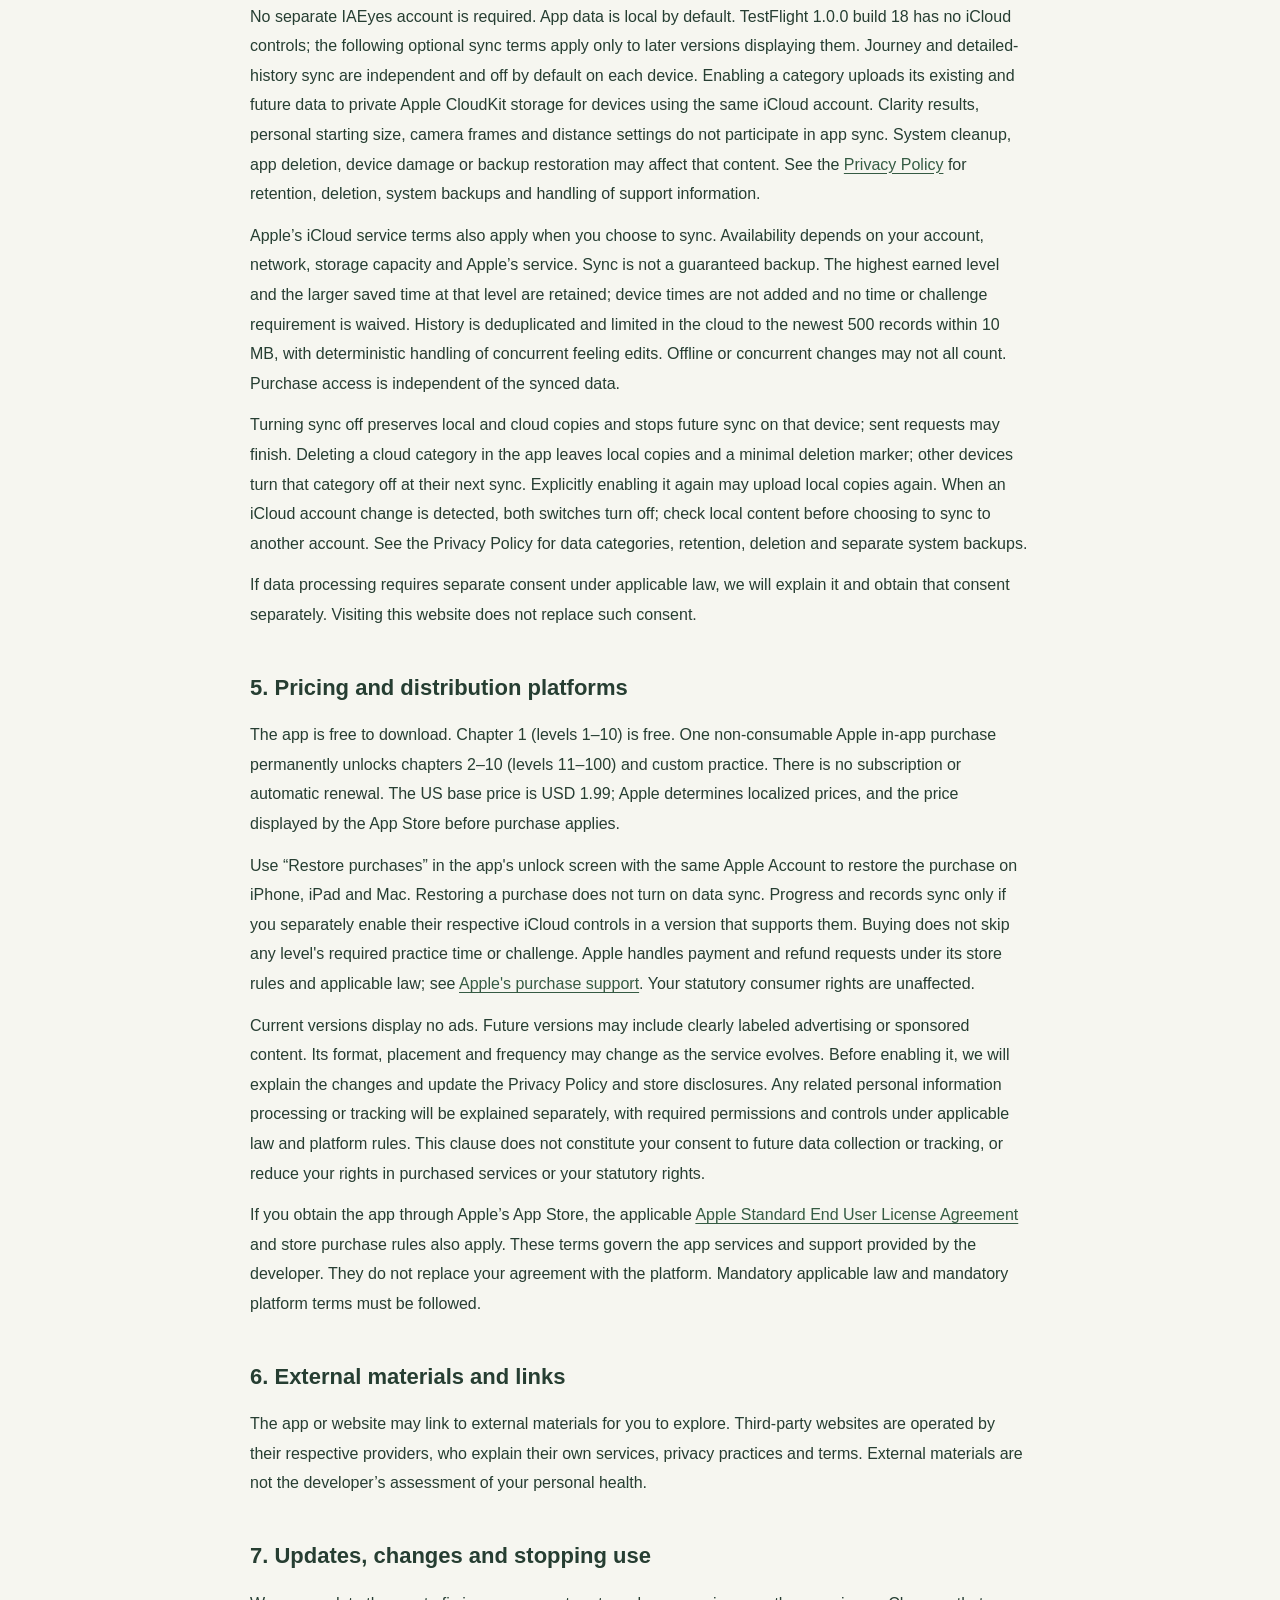
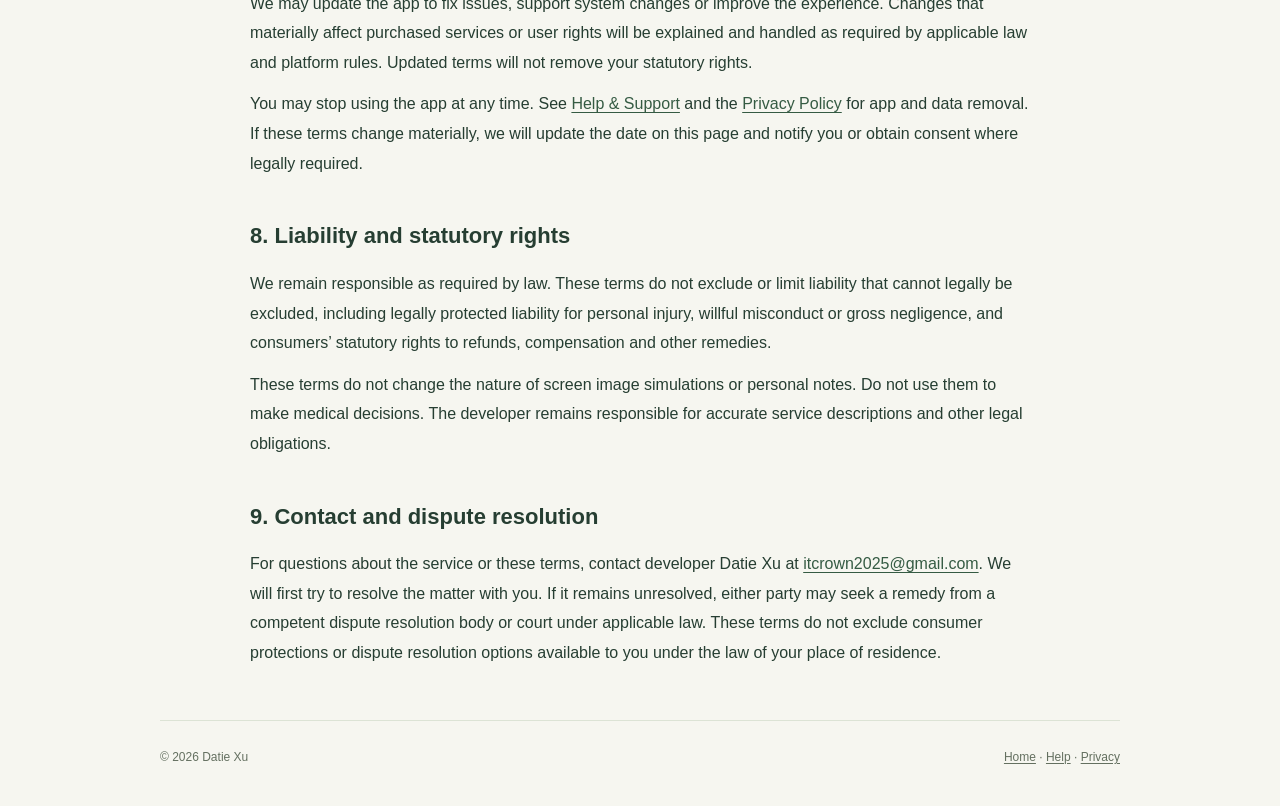
<file: en/terms/index.html>
<!doctype html>
<html lang="en">
<head>
  <meta charset="utf-8">
  <meta name="viewport" content="width=device-width,initial-scale=1">
  <meta name="description" content="Terms for IAEyes by independent developer Datie Xu: using the app, image simulations, local data, platform rules and support.">
  <title>Terms of Service · IAEyes</title>
  <link rel="canonical" href="https://datiexu.github.io/iaeyes/en/terms/">
  <link rel="alternate" hreflang="en" href="https://datiexu.github.io/iaeyes/en/terms/">
  <link rel="alternate" hreflang="zh-CN" href="https://datiexu.github.io/iaeyes/zh/terms/">
  <link rel="alternate" hreflang="x-default" href="https://datiexu.github.io/iaeyes/terms/">
  <link rel="stylesheet" href="../../assets/style.css">
</head>
<body>
  <a class="skip-link" href="#main">Skip to content</a>
  <header class="site-header">
    <a class="brand" href=".././" aria-label="IAEyes home"><span class="mark" aria-hidden="true"></span><strong>IAEyes</strong><span lang="zh-CN">爱眼睛</span></a>
    <div class="header-links">
      <nav aria-label="Main navigation"><a href="../support/">Help</a><a href="../privacy/">Privacy</a><a href="../terms/" aria-current="page">Terms</a></nav>
      <nav class="language-switch" aria-label="Language"><a href="./" lang="en" hreflang="en" aria-label="Read this page in English" aria-current="true">EN</a><span aria-hidden="true">/</span><a href="../../zh/terms/" lang="zh-CN" hreflang="zh-CN" aria-label="阅读此页面中文版">中文</a></nav>
    </div>
  </header>
  <main id="main" class="document">
    <span class="eyebrow">TERMS OF SERVICE</span>
    <h1>Terms of Service</h1>
    <p class="meta">Effective and last updated: October 26, 2026</p>
    <div class="summary"><p>These terms are between you and independent developer <strong>Datie Xu</strong> (the “developer,” “we” or “us”) for the IAEyes app and related support services. The developer operates and provides these services. Contact: <a href="mailto:itcrown2025@gmail.com">itcrown2025@gmail.com</a>.</p></div>

    <h2>1. The service and its scope</h2>
    <p>IAEyes is a utility for breaks during work. It offers changing lens images, short break guidance, local records and, in versions offering the controls, optional private iCloud sync. These terms cover the iPhone, iPad and Mac versions on Apple platforms. Available versions and features depend on the actual app and the information published in the relevant store.</p>
    <p>Concave and convex appearances, virtual ±D values, zooming and changes in image clarity are screen image effects. They do not change your actual viewing distance or equal the optical effects of physical lenses. Levels, challenge results and personal notes describe only that viewing experience on that screen. They are not health measurements, diagnoses or medical assessments, and do not promise therapeutic results.</p>

    <h2>2. Comfortable and reasonable use</h2>
    <p>Use the app in a suitable environment, with a pace and amount of movement that feel comfortable. You can pause, stop or reduce motion at any time. There is no need to aim for a particular number of flips. Stop if you feel uncomfortable. If you have health concerns, consult a qualified professional.</p>
    <p>Use the app in accordance with applicable law and distribution-platform rules. Do not use the app or support channels for unlawful activities, to interfere with service security or to infringe others’ rights. Minors should read these terms and use the app with a guardian’s guidance, obtaining any consent required by local law.</p>

    <h2>3. License and intellectual property</h2>
    <p>Subject to applicable law, the terms of your version and distribution-platform rules, you may install and use the app on devices you are entitled to use. The developer and other relevant rights holders retain their lawful intellectual property rights in the app. Third-party materials and components are provided under their respective licenses. These terms do not limit rights expressly granted to you by law or applicable third-party licenses.</p>
    <p>You retain your rights in material you choose to submit to support. We use it only to handle your request, investigate issues and keep necessary records. Submitting feedback does not grant us rights to use it for purposes unrelated to support.</p>
    <p>Where medals are available, you may save and share the app’s exported medal cards for personal use. A medal records completion of an on-screen journey challenge, not a health measurement or a promise of medical benefit. You choose the sharing destination; its terms and privacy rules apply to your exported copy.</p>

    <h2>4. Local data, optional sync and privacy</h2>
    <p>No separate IAEyes account is required. App data is local by default. TestFlight 1.0.0 build 18 has no iCloud controls; the following optional sync terms apply only to later versions displaying them. Journey and detailed-history sync are independent and off by default on each device. Enabling a category uploads its existing and future data to private Apple CloudKit storage for devices using the same iCloud account. Clarity results, personal starting size, camera frames and distance settings do not participate in app sync. System cleanup, app deletion, device damage or backup restoration may affect that content. See the <a href="../privacy/">Privacy Policy</a> for retention, deletion, system backups and handling of support information.</p>
    <p>Apple’s iCloud service terms also apply when you choose to sync. Availability depends on your account, network, storage capacity and Apple’s service. Sync is not a guaranteed backup. The highest earned level and the larger saved time at that level are retained; device times are not added and no time or challenge requirement is waived. History is deduplicated and limited in the cloud to the newest 500 records within 10 MB, with deterministic handling of concurrent feeling edits. Offline or concurrent changes may not all count. Purchase access is independent of the synced data.</p>
    <p>Turning sync off preserves local and cloud copies and stops future sync on that device; sent requests may finish. Deleting a cloud category in the app leaves local copies and a minimal deletion marker; other devices turn that category off at their next sync. Explicitly enabling it again may upload local copies again. When an iCloud account change is detected, both switches turn off; check local content before choosing to sync to another account. See the Privacy Policy for data categories, retention, deletion and separate system backups.</p>
    <p>If data processing requires separate consent under applicable law, we will explain it and obtain that consent separately. Visiting this website does not replace such consent.</p>

    <h2>5. Pricing and distribution platforms</h2>
    <p>The app is free to download. Chapter 1 (levels 1–10) is free. One non-consumable Apple in-app purchase permanently unlocks chapters 2–10 (levels 11–100) and custom practice. There is no subscription or automatic renewal. The US base price is USD 1.99; Apple determines localized prices, and the price displayed by the App Store before purchase applies.</p>
    <p>Use “Restore purchases” in the app's unlock screen with the same Apple Account to restore the purchase on iPhone, iPad and Mac. Restoring a purchase does not turn on data sync. Progress and records sync only if you separately enable their respective iCloud controls in a version that supports them. Buying does not skip any level's required practice time or challenge. Apple handles payment and refund requests under its store rules and applicable law; see <a href="https://reportaproblem.apple.com/" target="_blank" rel="noopener noreferrer">Apple's purchase support</a>. Your statutory consumer rights are unaffected.</p>
    <p>Current versions display no ads. Future versions may include clearly labeled advertising or sponsored content. Its format, placement and frequency may change as the service evolves. Before enabling it, we will explain the changes and update the Privacy Policy and store disclosures. Any related personal information processing or tracking will be explained separately, with required permissions and controls under applicable law and platform rules. This clause does not constitute your consent to future data collection or tracking, or reduce your rights in purchased services or your statutory rights.</p>
    <p>If you obtain the app through Apple’s App Store, the applicable <a href="https://www.apple.com/legal/internet-services/itunes/dev/stdeula/" target="_blank" rel="noopener noreferrer">Apple Standard End User License Agreement</a> and store purchase rules also apply. These terms govern the app services and support provided by the developer. They do not replace your agreement with the platform. Mandatory applicable law and mandatory platform terms must be followed.</p>

    <h2>6. External materials and links</h2>
    <p>The app or website may link to external materials for you to explore. Third-party websites are operated by their respective providers, who explain their own services, privacy practices and terms. External materials are not the developer’s assessment of your personal health.</p>

    <h2>7. Updates, changes and stopping use</h2>
    <p>We may update the app to fix issues, support system changes or improve the experience. Changes that materially affect purchased services or user rights will be explained and handled as required by applicable law and platform rules. Updated terms will not remove your statutory rights.</p>
    <p>You may stop using the app at any time. See <a href="../support/">Help &amp; Support</a> and the <a href="../privacy/">Privacy Policy</a> for app and data removal. If these terms change materially, we will update the date on this page and notify you or obtain consent where legally required.</p>

    <h2>8. Liability and statutory rights</h2>
    <p>We remain responsible as required by law. These terms do not exclude or limit liability that cannot legally be excluded, including legally protected liability for personal injury, willful misconduct or gross negligence, and consumers’ statutory rights to refunds, compensation and other remedies.</p>
    <p>These terms do not change the nature of screen image simulations or personal notes. Do not use them to make medical decisions. The developer remains responsible for accurate service descriptions and other legal obligations.</p>

    <h2>9. Contact and dispute resolution</h2>
    <p>For questions about the service or these terms, contact developer Datie Xu at <a href="mailto:itcrown2025@gmail.com">itcrown2025@gmail.com</a>. We will first try to resolve the matter with you. If it remains unresolved, either party may seek a remedy from a competent dispute resolution body or court under applicable law. These terms do not exclude consumer protections or dispute resolution options available to you under the law of your place of residence.</p>
  </main>
  <footer class="site-footer"><span>© 2026 Datie Xu</span><span><a href=".././">Home</a> · <a href="../support/">Help</a> · <a href="../privacy/">Privacy</a></span></footer>
</body>
</html>
</file>
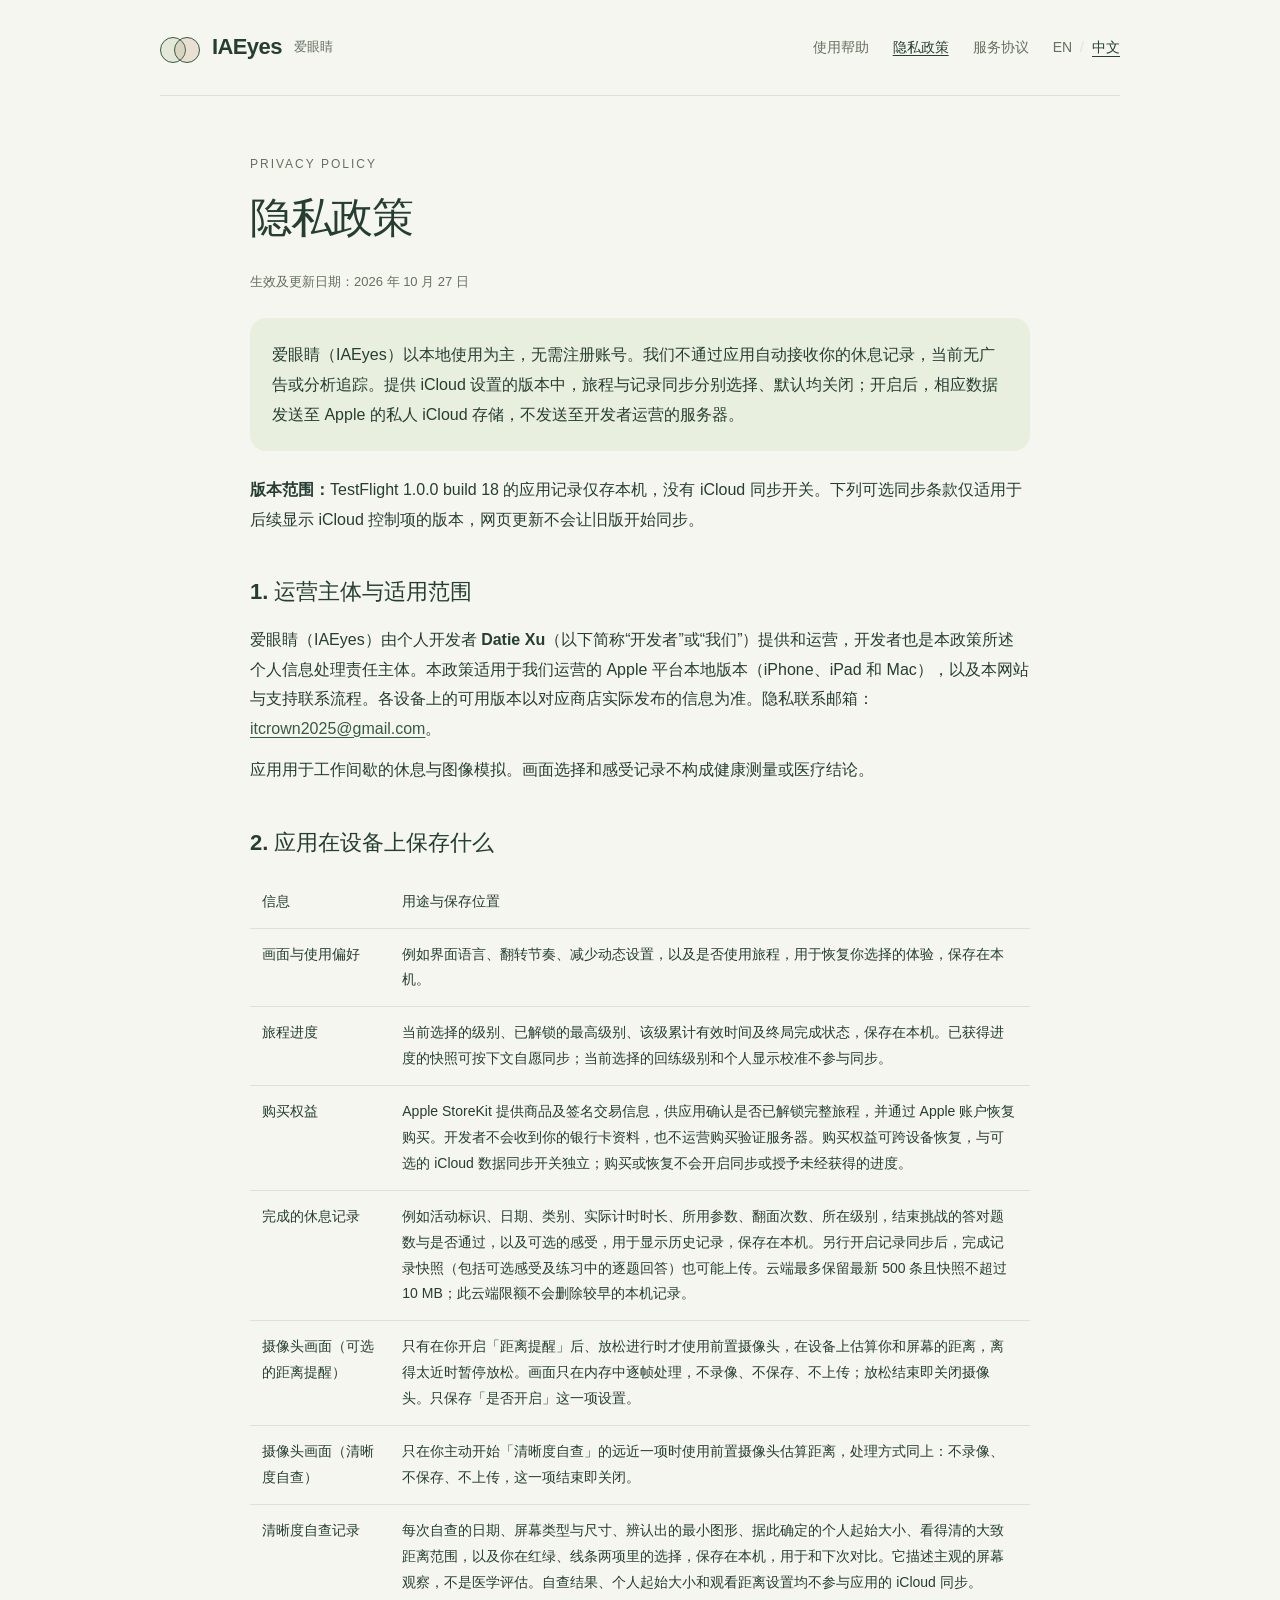
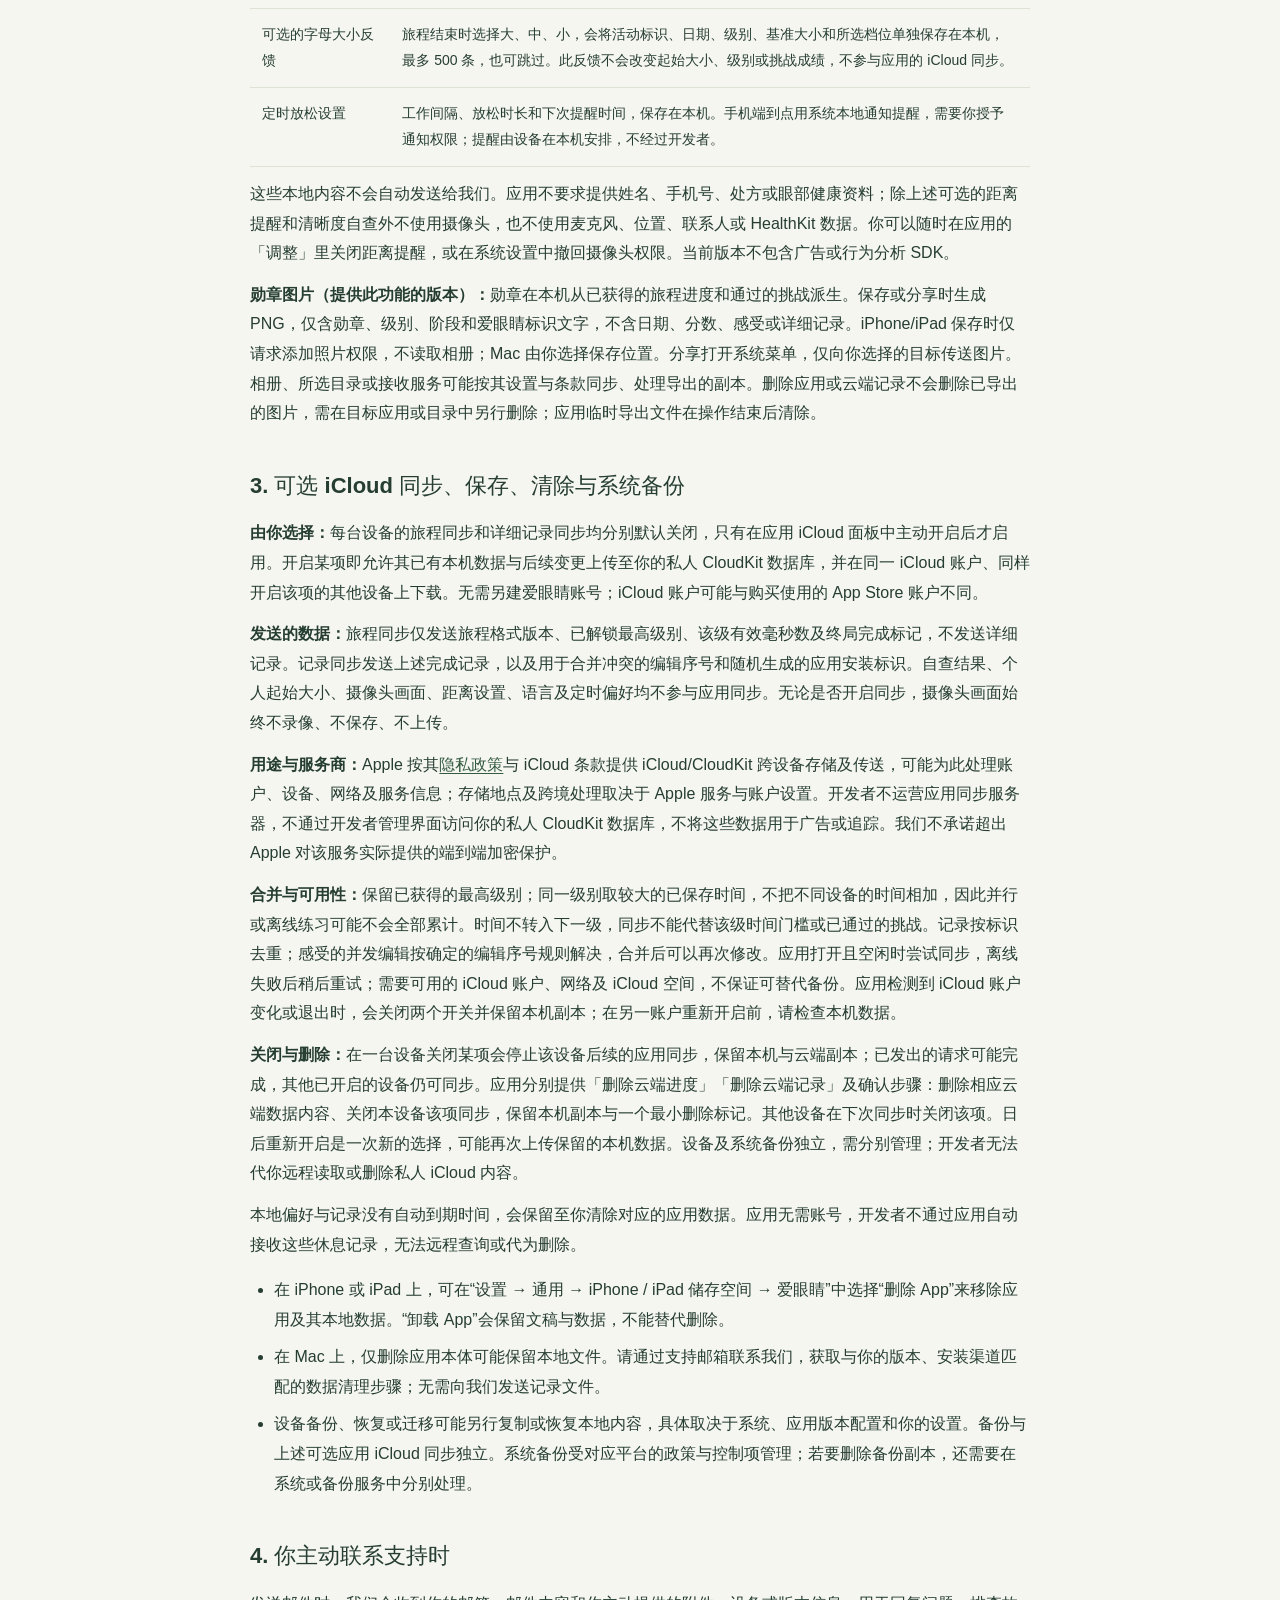
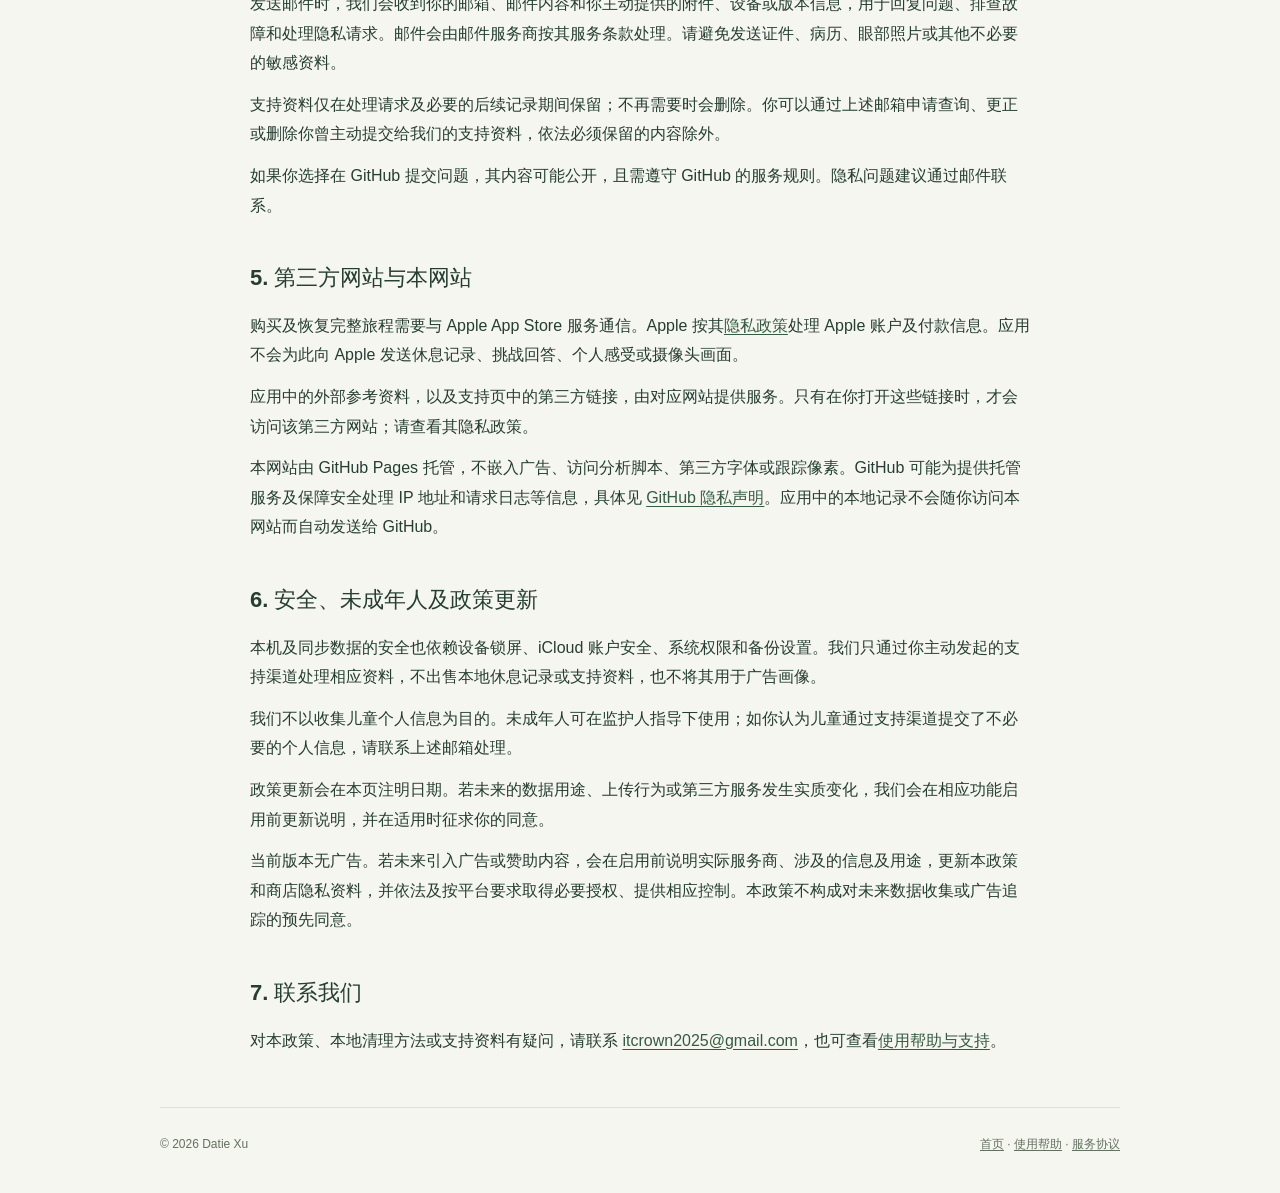
<file: zh/privacy/index.html>
<!doctype html>
<html lang="zh-CN">
<head>
  <meta charset="utf-8">
  <meta name="viewport" content="width=device-width,initial-scale=1">
  <meta name="description" content="爱眼睛（IAEyes）隐私政策：本地数据、可选私人 iCloud 同步、清除、系统备份与支持。">
  <title>隐私政策 · IAEyes</title>
  <link rel="canonical" href="https://datiexu.github.io/iaeyes/zh/privacy/">
  <link rel="alternate" hreflang="en" href="https://datiexu.github.io/iaeyes/en/privacy/">
  <link rel="alternate" hreflang="zh-CN" href="https://datiexu.github.io/iaeyes/zh/privacy/">
  <link rel="alternate" hreflang="x-default" href="https://datiexu.github.io/iaeyes/privacy/">
  <link rel="stylesheet" href="../../assets/style.css">
</head>
<body>
  <a class="skip-link" href="#main">跳到正文</a>
  <header class="site-header">
    <a class="brand" href=".././" aria-label="IAEyes 首页"><span class="mark" aria-hidden="true"></span><strong>IAEyes</strong><span lang="zh-CN">爱眼睛</span></a>
    <div class="header-links">
      <nav aria-label="网站导航"><a href="../support/">使用帮助</a><a href="../privacy/" aria-current="page">隐私政策</a><a href="../terms/">服务协议</a></nav>
      <nav class="language-switch" aria-label="语言"><a href="../../en/privacy/" lang="en" hreflang="en" aria-label="Read this page in English">EN</a><span aria-hidden="true">/</span><a href="./" lang="zh-CN" hreflang="zh-CN" aria-label="阅读此页面中文版" aria-current="true">中文</a></nav>
    </div>
  </header>
  <main id="main" class="document">
    <span class="eyebrow">PRIVACY POLICY</span>
    <h1>隐私政策</h1>
    <p class="meta">生效及更新日期：2026 年 10 月 27 日</p>
    <div class="summary"><p>爱眼睛（IAEyes）以本地使用为主，无需注册账号。我们不通过应用自动接收你的休息记录，当前无广告或分析追踪。提供 iCloud 设置的版本中，旅程与记录同步分别选择、默认均关闭；开启后，相应数据发送至 Apple 的私人 iCloud 存储，不发送至开发者运营的服务器。</p></div>

    <p><strong>版本范围：</strong>TestFlight 1.0.0 build 18 的应用记录仅存本机，没有 iCloud 同步开关。下列可选同步条款仅适用于后续显示 iCloud 控制项的版本，网页更新不会让旧版开始同步。</p>

    <h2>1. 运营主体与适用范围</h2>
    <p>爱眼睛（IAEyes）由个人开发者 <strong>Datie Xu</strong>（以下简称“开发者”或“我们”）提供和运营，开发者也是本政策所述个人信息处理责任主体。本政策适用于我们运营的 Apple 平台本地版本（iPhone、iPad 和 Mac），以及本网站与支持联系流程。各设备上的可用版本以对应商店实际发布的信息为准。隐私联系邮箱：<a href="mailto:itcrown2025@gmail.com">itcrown2025@gmail.com</a>。</p>
    <p>应用用于工作间歇的休息与图像模拟。画面选择和感受记录不构成健康测量或医疗结论。</p>

    <h2>2. 应用在设备上保存什么</h2>
    <div class="table-wrap"><table><thead><tr><th scope="col">信息</th><th scope="col">用途与保存位置</th></tr></thead><tbody>
      <tr><td>画面与使用偏好</td><td>例如界面语言、翻转节奏、减少动态设置，以及是否使用旅程，用于恢复你选择的体验，保存在本机。</td></tr>
      <tr><td>旅程进度</td><td>当前选择的级别、已解锁的最高级别、该级累计有效时间及终局完成状态，保存在本机。已获得进度的快照可按下文自愿同步；当前选择的回练级别和个人显示校准不参与同步。</td></tr>
      <tr><td>购买权益</td><td>Apple StoreKit 提供商品及签名交易信息，供应用确认是否已解锁完整旅程，并通过 Apple 账户恢复购买。开发者不会收到你的银行卡资料，也不运营购买验证服务器。购买权益可跨设备恢复，与可选的 iCloud 数据同步开关独立；购买或恢复不会开启同步或授予未经获得的进度。</td></tr>
      <tr><td>完成的休息记录</td><td>例如活动标识、日期、类别、实际计时时长、所用参数、翻面次数、所在级别，结束挑战的答对题数与是否通过，以及可选的感受，用于显示历史记录，保存在本机。另行开启记录同步后，完成记录快照（包括可选感受及练习中的逐题回答）也可能上传。云端最多保留最新 500 条且快照不超过 10 MB；此云端限额不会删除较早的本机记录。</td></tr>
      <tr><td>摄像头画面（可选的距离提醒）</td><td>只有在你开启「距离提醒」后、放松进行时才使用前置摄像头，在设备上估算你和屏幕的距离，离得太近时暂停放松。画面只在内存中逐帧处理，不录像、不保存、不上传；放松结束即关闭摄像头。只保存「是否开启」这一项设置。</td></tr>
      <tr><td>摄像头画面（清晰度自查）</td><td>只在你主动开始「清晰度自查」的远近一项时使用前置摄像头估算距离，处理方式同上：不录像、不保存、不上传，这一项结束即关闭。</td></tr>
      <tr><td>清晰度自查记录</td><td>每次自查的日期、屏幕类型与尺寸、辨认出的最小图形、据此确定的个人起始大小、看得清的大致距离范围，以及你在红绿、线条两项里的选择，保存在本机，用于和下次对比。它描述主观的屏幕观察，不是医学评估。自查结果、个人起始大小和观看距离设置均不参与应用的 iCloud 同步。</td></tr>
      <tr><td>可选的字母大小反馈</td><td>旅程结束时选择大、中、小，会将活动标识、日期、级别、基准大小和所选档位单独保存在本机，最多 500 条，也可跳过。此反馈不会改变起始大小、级别或挑战成绩，不参与应用的 iCloud 同步。</td></tr>
      <tr><td>定时放松设置</td><td>工作间隔、放松时长和下次提醒时间，保存在本机。手机端到点用系统本地通知提醒，需要你授予通知权限；提醒由设备在本机安排，不经过开发者。</td></tr>
    </tbody></table></div>
    <p>这些本地内容不会自动发送给我们。应用不要求提供姓名、手机号、处方或眼部健康资料；除上述可选的距离提醒和清晰度自查外不使用摄像头，也不使用麦克风、位置、联系人或 HealthKit 数据。你可以随时在应用的「调整」里关闭距离提醒，或在系统设置中撤回摄像头权限。当前版本不包含广告或行为分析 SDK。</p>

    <p><strong>勋章图片（提供此功能的版本）：</strong>勋章在本机从已获得的旅程进度和通过的挑战派生。保存或分享时生成 PNG，仅含勋章、级别、阶段和爱眼睛标识文字，不含日期、分数、感受或详细记录。iPhone/iPad 保存时仅请求添加照片权限，不读取相册；Mac 由你选择保存位置。分享打开系统菜单，仅向你选择的目标传送图片。相册、所选目录或接收服务可能按其设置与条款同步、处理导出的副本。删除应用或云端记录不会删除已导出的图片，需在目标应用或目录中另行删除；应用临时导出文件在操作结束后清除。</p>

    <h2>3. 可选 iCloud 同步、保存、清除与系统备份</h2>
    <p><strong>由你选择：</strong>每台设备的旅程同步和详细记录同步均分别默认关闭，只有在应用 iCloud 面板中主动开启后才启用。开启某项即允许其已有本机数据与后续变更上传至你的私人 CloudKit 数据库，并在同一 iCloud 账户、同样开启该项的其他设备上下载。无需另建爱眼睛账号；iCloud 账户可能与购买使用的 App Store 账户不同。</p>
    <p><strong>发送的数据：</strong>旅程同步仅发送旅程格式版本、已解锁最高级别、该级有效毫秒数及终局完成标记，不发送详细记录。记录同步发送上述完成记录，以及用于合并冲突的编辑序号和随机生成的应用安装标识。自查结果、个人起始大小、摄像头画面、距离设置、语言及定时偏好均不参与应用同步。无论是否开启同步，摄像头画面始终不录像、不保存、不上传。</p>
    <p><strong>用途与服务商：</strong>Apple 按其<a href="https://www.apple.com/legal/privacy/" target="_blank" rel="noopener noreferrer">隐私政策</a>与 iCloud 条款提供 iCloud/CloudKit 跨设备存储及传送，可能为此处理账户、设备、网络及服务信息；存储地点及跨境处理取决于 Apple 服务与账户设置。开发者不运营应用同步服务器，不通过开发者管理界面访问你的私人 CloudKit 数据库，不将这些数据用于广告或追踪。我们不承诺超出 Apple 对该服务实际提供的端到端加密保护。</p>
    <p><strong>合并与可用性：</strong>保留已获得的最高级别；同一级别取较大的已保存时间，不把不同设备的时间相加，因此并行或离线练习可能不会全部累计。时间不转入下一级，同步不能代替该级时间门槛或已通过的挑战。记录按标识去重；感受的并发编辑按确定的编辑序号规则解决，合并后可以再次修改。应用打开且空闲时尝试同步，离线失败后稍后重试；需要可用的 iCloud 账户、网络及 iCloud 空间，不保证可替代备份。应用检测到 iCloud 账户变化或退出时，会关闭两个开关并保留本机副本；在另一账户重新开启前，请检查本机数据。</p>
    <p><strong>关闭与删除：</strong>在一台设备关闭某项会停止该设备后续的应用同步，保留本机与云端副本；已发出的请求可能完成，其他已开启的设备仍可同步。应用分别提供「删除云端进度」「删除云端记录」及确认步骤：删除相应云端数据内容、关闭本设备该项同步，保留本机副本与一个最小删除标记。其他设备在下次同步时关闭该项。日后重新开启是一次新的选择，可能再次上传保留的本机数据。设备及系统备份独立，需分别管理；开发者无法代你远程读取或删除私人 iCloud 内容。</p>
    <p>本地偏好与记录没有自动到期时间，会保留至你清除对应的应用数据。应用无需账号，开发者不通过应用自动接收这些休息记录，无法远程查询或代为删除。</p>
    <ul>
      <li>在 iPhone 或 iPad 上，可在“设置 → 通用 → iPhone / iPad 储存空间 → 爱眼睛”中选择“删除 App”来移除应用及其本地数据。“卸载 App”会保留文稿与数据，不能替代删除。</li>
      <li>在 Mac 上，仅删除应用本体可能保留本地文件。请通过支持邮箱联系我们，获取与你的版本、安装渠道匹配的数据清理步骤；无需向我们发送记录文件。</li>
      <li>设备备份、恢复或迁移可能另行复制或恢复本地内容，具体取决于系统、应用版本配置和你的设置。备份与上述可选应用 iCloud 同步独立。系统备份受对应平台的政策与控制项管理；若要删除备份副本，还需要在系统或备份服务中分别处理。</li>
    </ul>

    <h2>4. 你主动联系支持时</h2>
    <p>发送邮件时，我们会收到你的邮箱、邮件内容和你主动提供的附件、设备或版本信息，用于回复问题、排查故障和处理隐私请求。邮件会由邮件服务商按其服务条款处理。请避免发送证件、病历、眼部照片或其他不必要的敏感资料。</p>
    <p>支持资料仅在处理请求及必要的后续记录期间保留；不再需要时会删除。你可以通过上述邮箱申请查询、更正或删除你曾主动提交给我们的支持资料，依法必须保留的内容除外。</p>
    <p>如果你选择在 GitHub 提交问题，其内容可能公开，且需遵守 GitHub 的服务规则。隐私问题建议通过邮件联系。</p>

    <h2>5. 第三方网站与本网站</h2>
    <p>购买及恢复完整旅程需要与 Apple App Store 服务通信。Apple 按其<a href="https://www.apple.com/legal/privacy/" target="_blank" rel="noopener noreferrer">隐私政策</a>处理 Apple 账户及付款信息。应用不会为此向 Apple 发送休息记录、挑战回答、个人感受或摄像头画面。</p>
    <p>应用中的外部参考资料，以及支持页中的第三方链接，由对应网站提供服务。只有在你打开这些链接时，才会访问该第三方网站；请查看其隐私政策。</p>
    <p>本网站由 GitHub Pages 托管，不嵌入广告、访问分析脚本、第三方字体或跟踪像素。GitHub 可能为提供托管服务及保障安全处理 IP 地址和请求日志等信息，具体见 <a href="https://docs.github.com/en/site-policy/privacy-policies/github-general-privacy-statement" target="_blank" rel="noopener noreferrer">GitHub 隐私声明</a>。应用中的本地记录不会随你访问本网站而自动发送给 GitHub。</p>

    <h2>6. 安全、未成年人及政策更新</h2>
    <p>本机及同步数据的安全也依赖设备锁屏、iCloud 账户安全、系统权限和备份设置。我们只通过你主动发起的支持渠道处理相应资料，不出售本地休息记录或支持资料，也不将其用于广告画像。</p>
    <p>我们不以收集儿童个人信息为目的。未成年人可在监护人指导下使用；如你认为儿童通过支持渠道提交了不必要的个人信息，请联系上述邮箱处理。</p>
    <p>政策更新会在本页注明日期。若未来的数据用途、上传行为或第三方服务发生实质变化，我们会在相应功能启用前更新说明，并在适用时征求你的同意。</p>
    <p>当前版本无广告。若未来引入广告或赞助内容，会在启用前说明实际服务商、涉及的信息及用途，更新本政策和商店隐私资料，并依法及按平台要求取得必要授权、提供相应控制。本政策不构成对未来数据收集或广告追踪的预先同意。</p>

    <h2>7. 联系我们</h2>
    <p>对本政策、本地清理方法或支持资料有疑问，请联系 <a href="mailto:itcrown2025@gmail.com">itcrown2025@gmail.com</a>，也可查看<a href="../support/">使用帮助与支持</a>。</p>
  </main>
  <footer class="site-footer"><span>© 2026 Datie Xu</span><span><a href=".././">首页</a> · <a href="../support/">使用帮助</a> · <a href="../terms/">服务协议</a></span></footer>
</body>
</html>
</file>
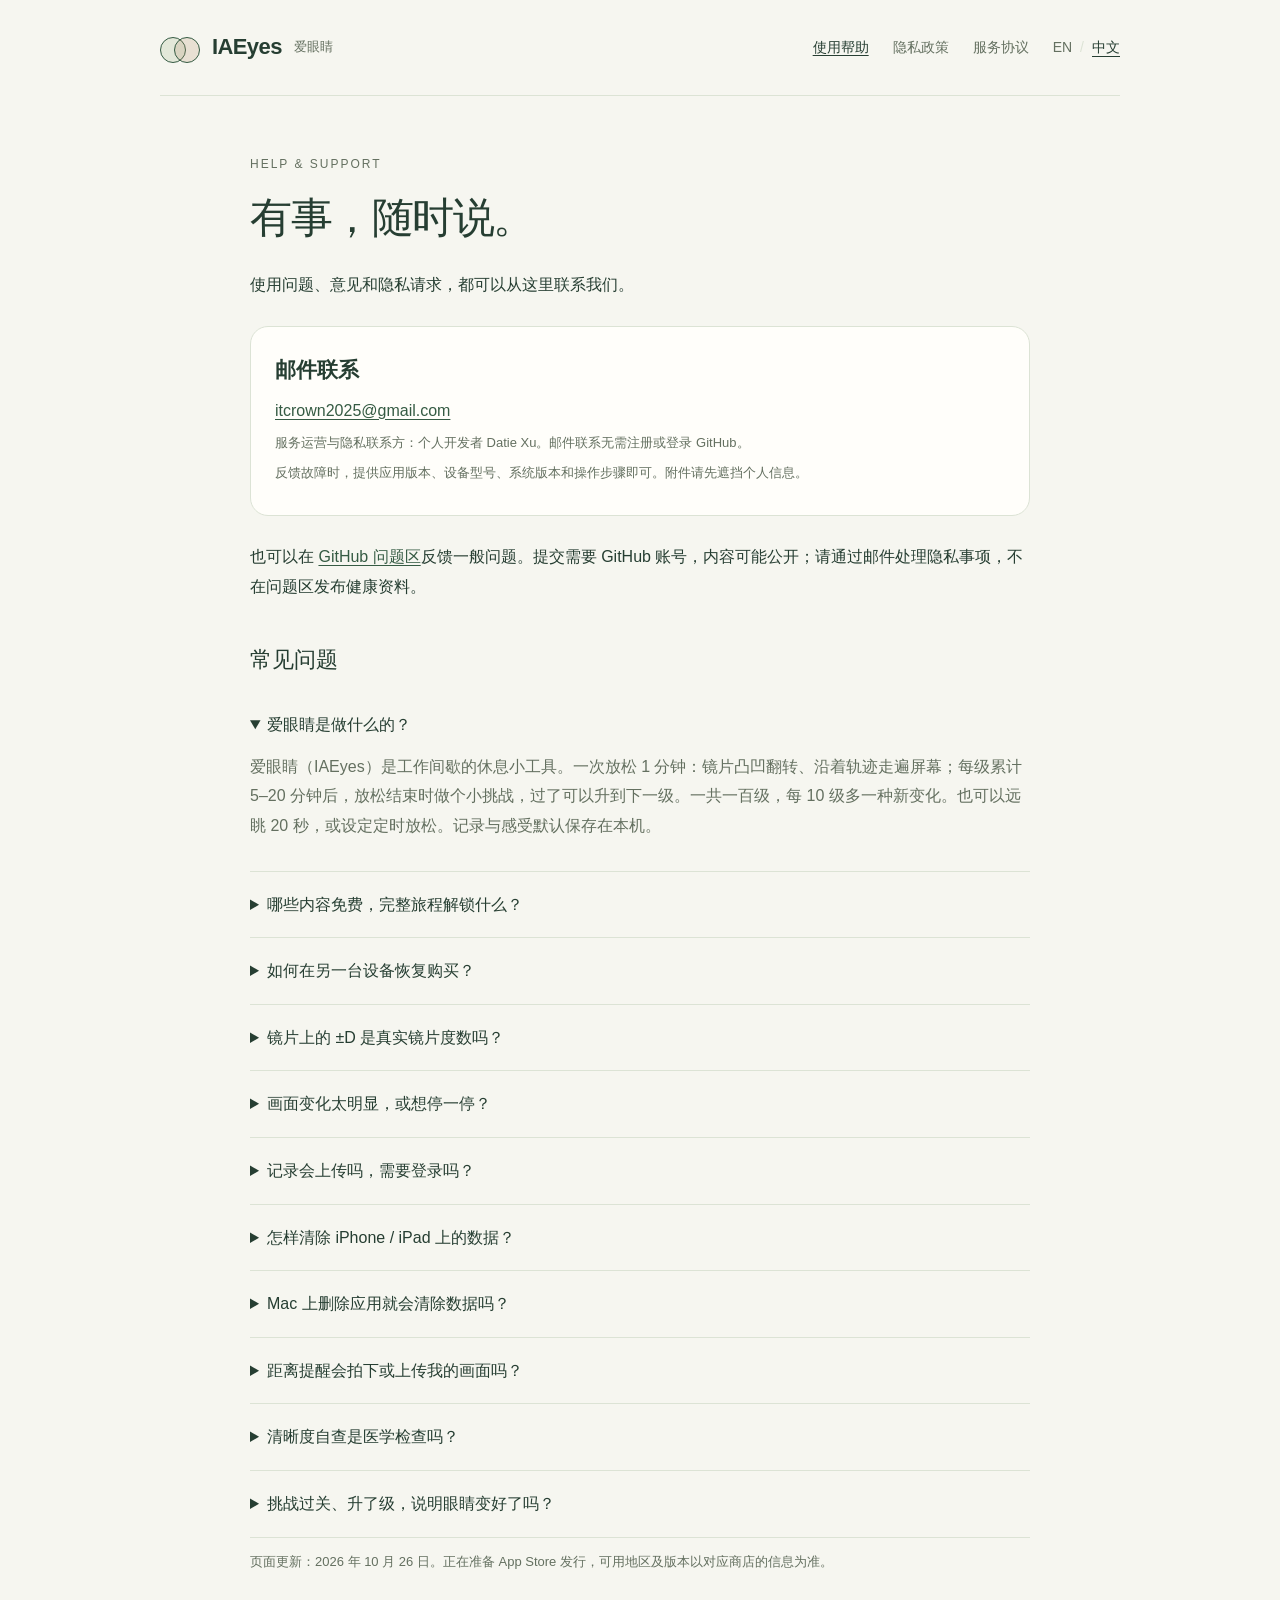
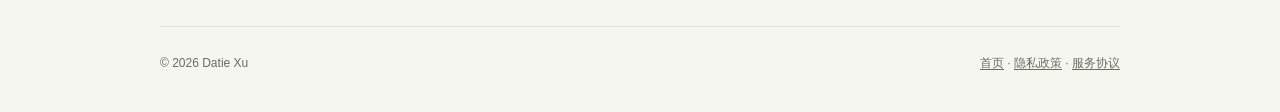
<file: zh/support/index.html>
<!doctype html>
<html lang="zh-CN">
<head>
  <meta charset="utf-8">
  <meta name="viewport" content="width=device-width,initial-scale=1">
  <meta name="description" content="爱眼睛（IAEyes）使用帮助与联系支持：支持邮箱、常见问题、本地数据与隐私。">
  <title>使用帮助与支持 · IAEyes</title>
  <link rel="canonical" href="https://datiexu.github.io/iaeyes/zh/support/">
  <link rel="alternate" hreflang="en" href="https://datiexu.github.io/iaeyes/en/support/">
  <link rel="alternate" hreflang="zh-CN" href="https://datiexu.github.io/iaeyes/zh/support/">
  <link rel="alternate" hreflang="x-default" href="https://datiexu.github.io/iaeyes/support/">
  <link rel="stylesheet" href="../../assets/style.css">
</head>
<body>
  <a class="skip-link" href="#main">跳到正文</a>
  <header class="site-header">
    <a class="brand" href=".././" aria-label="IAEyes 首页"><span class="mark" aria-hidden="true"></span><strong>IAEyes</strong><span lang="zh-CN">爱眼睛</span></a>
    <div class="header-links">
      <nav aria-label="网站导航"><a href="../support/" aria-current="page">使用帮助</a><a href="../privacy/">隐私政策</a><a href="../terms/">服务协议</a></nav>
      <nav class="language-switch" aria-label="语言"><a href="../../en/support/" lang="en" hreflang="en" aria-label="Read this page in English">EN</a><span aria-hidden="true">/</span><a href="./" lang="zh-CN" hreflang="zh-CN" aria-label="阅读此页面中文版" aria-current="true">中文</a></nav>
    </div>
  </header>
  <main id="main" class="document">
    <span class="eyebrow">HELP &amp; SUPPORT</span>
    <h1>有事，随时说。</h1>
    <p>使用问题、意见和隐私请求，都可以从这里联系我们。</p>
    <section class="contact" aria-label="联系支持">
      <strong>邮件联系</strong>
      <p><a href="mailto:itcrown2025@gmail.com">itcrown2025@gmail.com</a></p>
      <p class="meta">服务运营与隐私联系方：个人开发者 Datie Xu。邮件联系无需注册或登录 GitHub。</p>
      <p class="meta">反馈故障时，提供应用版本、设备型号、系统版本和操作步骤即可。附件请先遮挡个人信息。</p>
    </section>
    <p>也可以在 <a href="https://github.com/datiexu/iaeyes/issues" target="_blank" rel="noopener noreferrer">GitHub 问题区</a>反馈一般问题。提交需要 GitHub 账号，内容可能公开；请通过邮件处理隐私事项，不在问题区发布健康资料。</p>
    <h2>常见问题</h2>
    <details open><summary>爱眼睛是做什么的？</summary><p>爱眼睛（IAEyes）是工作间歇的休息小工具。一次放松 1 分钟：镜片凸凹翻转、沿着轨迹走遍屏幕；每级累计 5–20 分钟后，放松结束时做个小挑战，过了可以升到下一级。一共一百级，每 10 级多一种新变化。也可以远眺 20 秒，或设定定时放松。记录与感受默认保存在本机。</p></details>
    <details><summary>哪些内容免费，完整旅程解锁什么？</summary><p>应用免费下载，第 1–10 级免费。一次 Apple 非消耗型内购永久解锁第 11–100 级和自由练习，无订阅。美国基准价为 1.99 美元，购买前会显示当地价格。购买不会跳过各级需要的实际练习时间和挑战。</p></details>
    <details><summary>如何在另一台设备恢复购买？</summary><p>使用同一 Apple 账户，打开进度条下方的解锁入口，选择「恢复购买」。购买权益适用于 iPhone、iPad 和 Mac，恢复购买不会开启同步。在带 iCloud 控制项的版本中，可以用同一 iCloud 账户分别选择旅程及记录同步；该账户可与 App Store 账户不同。付款及退款请求由 Apple 处理，参见 <a href="https://reportaproblem.apple.com/" target="_blank" rel="noopener noreferrer">Apple 购买支持</a>。</p></details>
    <details><summary>镜片上的 ±D 是真实镜片度数吗？</summary><p>它是虚拟画面参数，用来调整镜片外观和图像效果，不是验配数值。屏幕缩放、凹凸外观和清晰度变化不会改变实际观看距离，也不等同于实体镜片的光学效果。</p></details>
    <details><summary>画面变化太明显，或想停一停？</summary><p>可以暂停或结束，选择较缓的节奏与较小的变化幅度，也可以开启“减少动态”。以看着舒服为准，不用追求次数；感到不适就先停止使用。</p></details>
    <details><summary>记录会上传吗，需要登录吗？</summary><p>无需另建应用账号，数据默认仅存本机。TestFlight 1.0.0 build 18 没有同步控制项。后续提供 iCloud 的版本中，旅程与详细记录分别设置、初始均关闭；开启某项后，其已有及后续数据上传至你的私人 iCloud，不发给开发者服务器。自查、起始大小、摄像头画面和距离设置仍在本机。关闭某项停止本设备后续同步；也可确认删除对应云端数据，保留本机副本。其他设备在下次同步时关闭该项，重新开启可能再次上传本机数据。设备自己的备份或迁移设置可能影响副本的保存，详见<a href="../privacy/">隐私政策</a>。</p></details>
    <details><summary>怎样清除 iPhone / iPad 上的数据？</summary><p>在“设置 → 通用 → iPhone / iPad 储存空间 → 爱眼睛”中选择“删除 App”。请注意，“卸载 App”会保留文稿与数据。如系统备份中仍有旧副本，还需要到备份设置中单独管理。</p></details>
    <details><summary>Mac 上删除应用就会清除数据吗？</summary><p>不一定，删除应用本体可能保留本地文件。请邮件告知应用版本及安装渠道，我们会提供对应的本地清理步骤；无需发送你的记录文件。</p></details>
    <details><summary>距离提醒会拍下或上传我的画面吗？</summary><p>不会。开启后，放松时前置摄像头只在设备上估算你和屏幕的距离，画面不录像、不保存、不上传，放松结束就关闭摄像头。估算受摄像头、设备及个人差异影响，只作近似提醒，不是经过校准的测量。可以在「调整」里随时关闭，或在系统设置里撤回摄像头权限。</p></details>
    <details><summary>清晰度自查是医学检查吗？</summary><p>不是。它只记下你今天在这块屏幕上看到的样子：多近多远看得清一行小字、红绿两边哪边更清楚、钟面上哪个方向的线更黑，并和这块屏幕上的上一次对比。结果会受屏幕、亮度、光线和当时状态影响，不说明眼睛的好坏或变化，也不能代替检查。如果某一项和以前一直不一样，或者有不适，请找专业人士。</p></details>
    <details><summary>挑战过关、升了级，说明眼睛变好了吗？</summary><p>不是。级别和挑战只反映你在这块屏幕、这个画面下的辨认结果，会受屏幕大小、亮度、距离和当时状态影响，不能说明眼睛有任何变化或效果。爱眼睛不是医疗产品，不能诊断、治疗或改善眼部问题；如有不适或疑问，请咨询专业人士。</p></details>
    <p class="meta">页面更新：2026 年 10 月 26 日。正在准备 App Store 发行，可用地区及版本以对应商店的信息为准。</p>
  </main>
  <footer class="site-footer"><span>© 2026 Datie Xu</span><span><a href=".././">首页</a> · <a href="../privacy/">隐私政策</a> · <a href="../terms/">服务协议</a></span></footer>
</body>
</html>
</file>
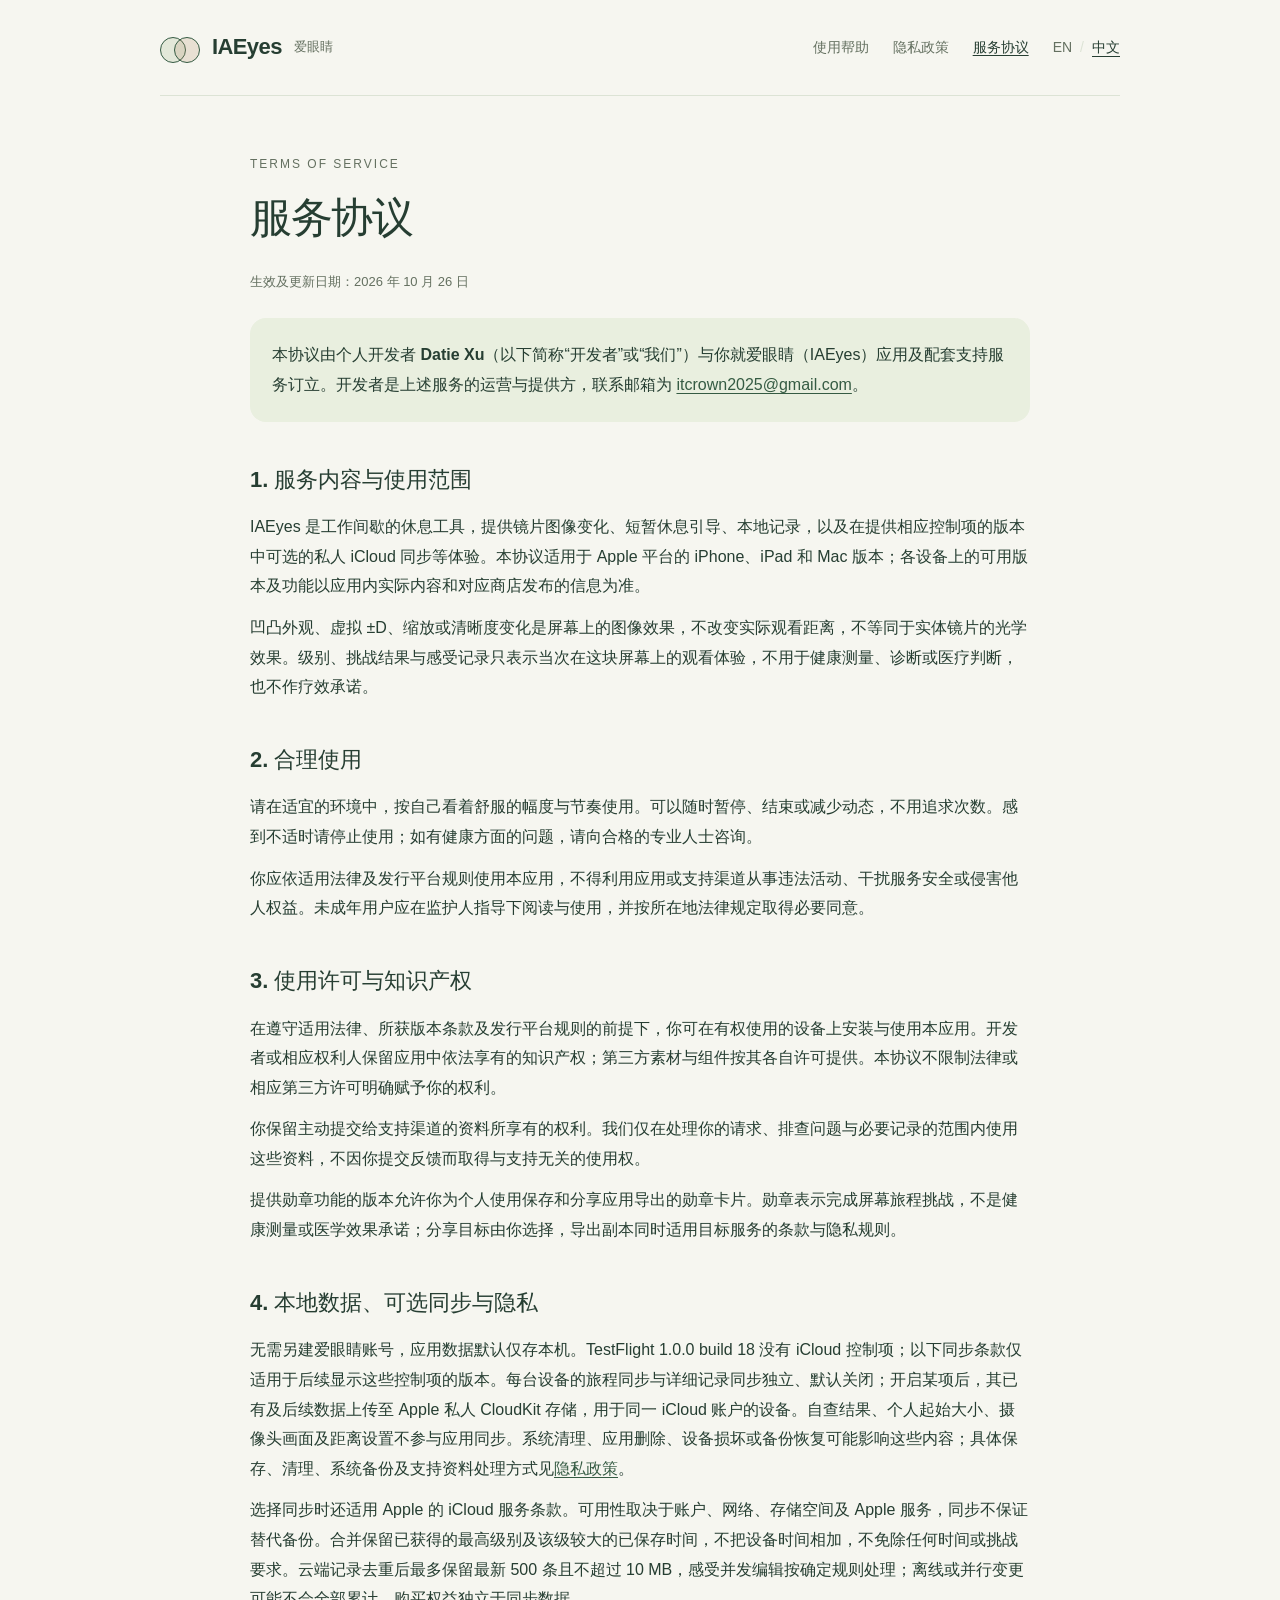
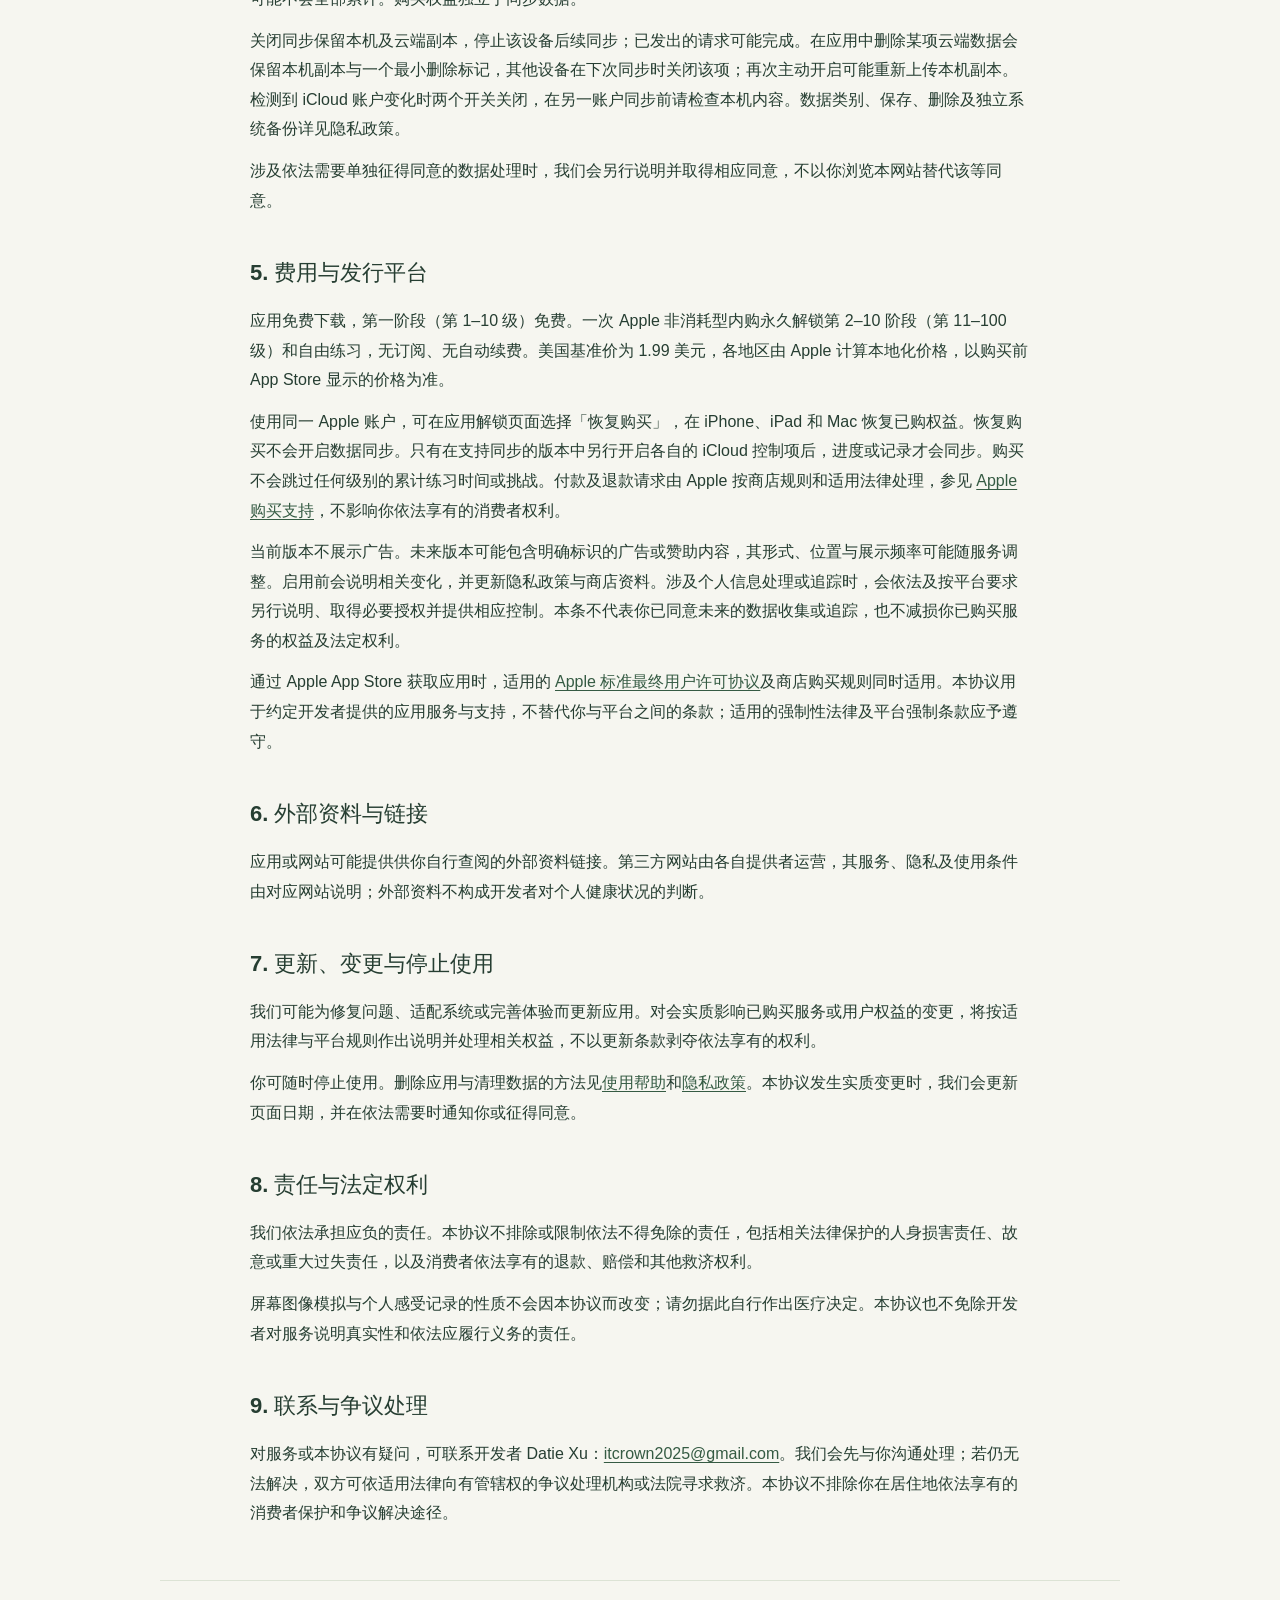
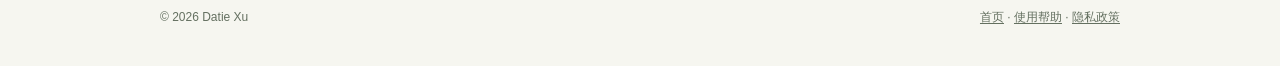
<file: zh/terms/index.html>
<!doctype html>
<html lang="zh-CN">
<head>
  <meta charset="utf-8">
  <meta name="viewport" content="width=device-width,initial-scale=1">
  <meta name="description" content="个人开发者 Datie Xu 提供的爱眼睛（IAEyes）服务协议：使用规则、图像模拟说明、本地数据、平台条款与联系支持。">
  <title>服务协议 · IAEyes</title>
  <link rel="canonical" href="https://datiexu.github.io/iaeyes/zh/terms/">
  <link rel="alternate" hreflang="en" href="https://datiexu.github.io/iaeyes/en/terms/">
  <link rel="alternate" hreflang="zh-CN" href="https://datiexu.github.io/iaeyes/zh/terms/">
  <link rel="alternate" hreflang="x-default" href="https://datiexu.github.io/iaeyes/terms/">
  <link rel="stylesheet" href="../../assets/style.css">
</head>
<body>
  <a class="skip-link" href="#main">跳到正文</a>
  <header class="site-header">
    <a class="brand" href=".././" aria-label="IAEyes 首页"><span class="mark" aria-hidden="true"></span><strong>IAEyes</strong><span lang="zh-CN">爱眼睛</span></a>
    <div class="header-links">
      <nav aria-label="网站导航"><a href="../support/">使用帮助</a><a href="../privacy/">隐私政策</a><a href="../terms/" aria-current="page">服务协议</a></nav>
      <nav class="language-switch" aria-label="语言"><a href="../../en/terms/" lang="en" hreflang="en" aria-label="Read this page in English">EN</a><span aria-hidden="true">/</span><a href="./" lang="zh-CN" hreflang="zh-CN" aria-label="阅读此页面中文版" aria-current="true">中文</a></nav>
    </div>
  </header>
  <main id="main" class="document">
    <span class="eyebrow">TERMS OF SERVICE</span>
    <h1>服务协议</h1>
    <p class="meta">生效及更新日期：2026 年 10 月 26 日</p>
    <div class="summary"><p>本协议由个人开发者 <strong>Datie Xu</strong>（以下简称“开发者”或“我们”）与你就爱眼睛（IAEyes）应用及配套支持服务订立。开发者是上述服务的运营与提供方，联系邮箱为 <a href="mailto:itcrown2025@gmail.com">itcrown2025@gmail.com</a>。</p></div>

    <h2>1. 服务内容与使用范围</h2>
    <p>IAEyes 是工作间歇的休息工具，提供镜片图像变化、短暂休息引导、本地记录，以及在提供相应控制项的版本中可选的私人 iCloud 同步等体验。本协议适用于 Apple 平台的 iPhone、iPad 和 Mac 版本；各设备上的可用版本及功能以应用内实际内容和对应商店发布的信息为准。</p>
    <p>凹凸外观、虚拟 ±D、缩放或清晰度变化是屏幕上的图像效果，不改变实际观看距离，不等同于实体镜片的光学效果。级别、挑战结果与感受记录只表示当次在这块屏幕上的观看体验，不用于健康测量、诊断或医疗判断，也不作疗效承诺。</p>

    <h2>2. 合理使用</h2>
    <p>请在适宜的环境中，按自己看着舒服的幅度与节奏使用。可以随时暂停、结束或减少动态，不用追求次数。感到不适时请停止使用；如有健康方面的问题，请向合格的专业人士咨询。</p>
    <p>你应依适用法律及发行平台规则使用本应用，不得利用应用或支持渠道从事违法活动、干扰服务安全或侵害他人权益。未成年用户应在监护人指导下阅读与使用，并按所在地法律规定取得必要同意。</p>

    <h2>3. 使用许可与知识产权</h2>
    <p>在遵守适用法律、所获版本条款及发行平台规则的前提下，你可在有权使用的设备上安装与使用本应用。开发者或相应权利人保留应用中依法享有的知识产权；第三方素材与组件按其各自许可提供。本协议不限制法律或相应第三方许可明确赋予你的权利。</p>
    <p>你保留主动提交给支持渠道的资料所享有的权利。我们仅在处理你的请求、排查问题与必要记录的范围内使用这些资料，不因你提交反馈而取得与支持无关的使用权。</p>
    <p>提供勋章功能的版本允许你为个人使用保存和分享应用导出的勋章卡片。勋章表示完成屏幕旅程挑战，不是健康测量或医学效果承诺；分享目标由你选择，导出副本同时适用目标服务的条款与隐私规则。</p>

    <h2>4. 本地数据、可选同步与隐私</h2>
    <p>无需另建爱眼睛账号，应用数据默认仅存本机。TestFlight 1.0.0 build 18 没有 iCloud 控制项；以下同步条款仅适用于后续显示这些控制项的版本。每台设备的旅程同步与详细记录同步独立、默认关闭；开启某项后，其已有及后续数据上传至 Apple 私人 CloudKit 存储，用于同一 iCloud 账户的设备。自查结果、个人起始大小、摄像头画面及距离设置不参与应用同步。系统清理、应用删除、设备损坏或备份恢复可能影响这些内容；具体保存、清理、系统备份及支持资料处理方式见<a href="../privacy/">隐私政策</a>。</p>
    <p>选择同步时还适用 Apple 的 iCloud 服务条款。可用性取决于账户、网络、存储空间及 Apple 服务，同步不保证替代备份。合并保留已获得的最高级别及该级较大的已保存时间，不把设备时间相加，不免除任何时间或挑战要求。云端记录去重后最多保留最新 500 条且不超过 10 MB，感受并发编辑按确定规则处理；离线或并行变更可能不会全部累计。购买权益独立于同步数据。</p>
    <p>关闭同步保留本机及云端副本，停止该设备后续同步；已发出的请求可能完成。在应用中删除某项云端数据会保留本机副本与一个最小删除标记，其他设备在下次同步时关闭该项；再次主动开启可能重新上传本机副本。检测到 iCloud 账户变化时两个开关关闭，在另一账户同步前请检查本机内容。数据类别、保存、删除及独立系统备份详见隐私政策。</p>
    <p>涉及依法需要单独征得同意的数据处理时，我们会另行说明并取得相应同意，不以你浏览本网站替代该等同意。</p>

    <h2>5. 费用与发行平台</h2>
    <p>应用免费下载，第一阶段（第 1–10 级）免费。一次 Apple 非消耗型内购永久解锁第 2–10 阶段（第 11–100 级）和自由练习，无订阅、无自动续费。美国基准价为 1.99 美元，各地区由 Apple 计算本地化价格，以购买前 App Store 显示的价格为准。</p>
    <p>使用同一 Apple 账户，可在应用解锁页面选择「恢复购买」，在 iPhone、iPad 和 Mac 恢复已购权益。恢复购买不会开启数据同步。只有在支持同步的版本中另行开启各自的 iCloud 控制项后，进度或记录才会同步。购买不会跳过任何级别的累计练习时间或挑战。付款及退款请求由 Apple 按商店规则和适用法律处理，参见 <a href="https://reportaproblem.apple.com/" target="_blank" rel="noopener noreferrer">Apple 购买支持</a>，不影响你依法享有的消费者权利。</p>
    <p>当前版本不展示广告。未来版本可能包含明确标识的广告或赞助内容，其形式、位置与展示频率可能随服务调整。启用前会说明相关变化，并更新隐私政策与商店资料。涉及个人信息处理或追踪时，会依法及按平台要求另行说明、取得必要授权并提供相应控制。本条不代表你已同意未来的数据收集或追踪，也不减损你已购买服务的权益及法定权利。</p>
    <p>通过 Apple App Store 获取应用时，适用的 <a href="https://www.apple.com/legal/internet-services/itunes/dev/stdeula/" target="_blank" rel="noopener noreferrer">Apple 标准最终用户许可协议</a>及商店购买规则同时适用。本协议用于约定开发者提供的应用服务与支持，不替代你与平台之间的条款；适用的强制性法律及平台强制条款应予遵守。</p>

    <h2>6. 外部资料与链接</h2>
    <p>应用或网站可能提供供你自行查阅的外部资料链接。第三方网站由各自提供者运营，其服务、隐私及使用条件由对应网站说明；外部资料不构成开发者对个人健康状况的判断。</p>

    <h2>7. 更新、变更与停止使用</h2>
    <p>我们可能为修复问题、适配系统或完善体验而更新应用。对会实质影响已购买服务或用户权益的变更，将按适用法律与平台规则作出说明并处理相关权益，不以更新条款剥夺依法享有的权利。</p>
    <p>你可随时停止使用。删除应用与清理数据的方法见<a href="../support/">使用帮助</a>和<a href="../privacy/">隐私政策</a>。本协议发生实质变更时，我们会更新页面日期，并在依法需要时通知你或征得同意。</p>

    <h2>8. 责任与法定权利</h2>
    <p>我们依法承担应负的责任。本协议不排除或限制依法不得免除的责任，包括相关法律保护的人身损害责任、故意或重大过失责任，以及消费者依法享有的退款、赔偿和其他救济权利。</p>
    <p>屏幕图像模拟与个人感受记录的性质不会因本协议而改变；请勿据此自行作出医疗决定。本协议也不免除开发者对服务说明真实性和依法应履行义务的责任。</p>

    <h2>9. 联系与争议处理</h2>
    <p>对服务或本协议有疑问，可联系开发者 Datie Xu：<a href="mailto:itcrown2025@gmail.com">itcrown2025@gmail.com</a>。我们会先与你沟通处理；若仍无法解决，双方可依适用法律向有管辖权的争议处理机构或法院寻求救济。本协议不排除你在居住地依法享有的消费者保护和争议解决途径。</p>
  </main>
  <footer class="site-footer"><span>© 2026 Datie Xu</span><span><a href=".././">首页</a> · <a href="../support/">使用帮助</a> · <a href="../privacy/">隐私政策</a></span></footer>
</body>
</html>
</file>
<file: assets/style.css>
:root { color-scheme: light dark; --paper: #f6f6f0; --surface: #fffefa; --ink: #263e32; --muted: #647060; --line: #dce3d5; --tint: #e9efdf; --accent: #355b43; }
* { box-sizing: border-box; }
body { margin: 0; background: var(--paper); color: var(--ink); font: 16px/1.85 -apple-system, BlinkMacSystemFont, "PingFang SC", "Microsoft YaHei", sans-serif; }
a { color: var(--accent); text-underline-offset: .2em; overflow-wrap: anywhere; }
a:hover { text-decoration-thickness: 2px; }
a:focus-visible, summary:focus-visible { outline: 3px solid #aa7954; outline-offset: 5px; border-radius: 3px; }
.skip-link { position: absolute; left: 16px; top: -100px; padding: 8px 16px; background: var(--surface); z-index: 2; }
.skip-link:focus { top: 12px; }
.site-header, main, .site-footer { width: min(100% - 48px, 960px); margin-inline: auto; }
.site-header { min-height: 96px; display: flex; align-items: center; justify-content: space-between; gap: 24px; border-bottom: 1px solid var(--line); }
.brand { display: inline-flex; flex-shrink: 0; align-items: center; gap: 12px; text-decoration: none; color: var(--ink); }
.brand strong { font-size: 22px; font-weight: 600; letter-spacing: -.6px; }
.brand span:last-child { color: var(--muted); font-size: 13px; }
.mark { position: relative; display: inline-block; width: 40px; height: 30px; }
.mark::before, .mark::after { content: ""; position: absolute; top: 4px; width: 24px; height: 24px; border: 1px solid var(--accent); border-radius: 50%; background: #9ab28235; }
.mark::before { left: 0; }
.mark::after { right: 0; background: #b48d6635; }
.header-links { display: flex; flex-wrap: wrap; align-items: center; justify-content: flex-end; gap: 12px 24px; }
nav { display: flex; flex-wrap: wrap; align-items: center; gap: 24px; font-size: 14px; }
nav a { color: var(--muted); text-decoration: none; }
nav a { padding-block: 8px; }
nav a[aria-current="page"] { color: var(--ink); text-decoration: underline; }
.language-switch { flex-wrap: nowrap; flex-shrink: 0; gap: 8px; }
.language-switch a { white-space: nowrap; }
.language-switch a[aria-current="true"] { color: var(--ink); text-decoration: underline; text-underline-offset: .3em; }
.language-switch span { color: var(--line); }
/* Home hero: one centred, framed card (animation, slogan, text, buttons),
   as wide as the feature cards below it. */
.hero { margin: 40px 0 16px; padding: 44px 40px 40px; display: flex; flex-direction: column; align-items: center; text-align: center; background: var(--surface); border: 1px solid var(--line); border-radius: 28px; }
.eyebrow { color: var(--muted); font-size: 12px; letter-spacing: 2px; }
h1 { font-size: clamp(34px, 5vw, 58px); line-height: 1.35; letter-spacing: -1.5px; font-weight: 500; margin: 18px 0 24px; }
.hero > p { max-width: 560px; margin-inline: auto; color: var(--muted); }
.hero .meta { font-size: 13px; }
.actions { display: flex; flex-wrap: wrap; justify-content: center; gap: 12px; margin-top: 28px; }
.button { padding: 10px 23px; background: var(--accent); color: var(--surface); border: 1px solid var(--accent); border-radius: 999px; font-size: 14px; text-decoration: none; }
.button.secondary { background: transparent; color: var(--accent); border-color: var(--line); }
.features { display: grid; grid-template-columns: repeat(3, minmax(0, 1fr)); gap: 16px; padding-bottom: 40px; }
.card { background: var(--surface); border: 1px solid var(--line); border-radius: 20px; padding: 24px; }
.card .number { color: var(--muted); font-size: 12px; }
.card h2 { margin: 16px 0 10px; font-size: 20px; font-weight: 500; }
.card p, .note { color: var(--muted); font-size: 14px; }
.note { padding-bottom: 24px; max-width: 760px; }
.document { max-width: 780px; padding: 52px 0 40px; }
.document h1 { font-size: clamp(32px, 5vw, 42px); margin-top: 12px; }
.document h2 { font-size: 22px; font-weight: 550; margin: 38px 0 12px; }
.document p { margin: 12px 0; }
.meta { color: var(--muted); font-size: 13px; }
.summary { padding: 18px 22px; border-radius: 16px; background: var(--tint); margin: 24px 0; }
.summary p { margin: 4px 0; }
.contact { padding: 24px; border-radius: 18px; border: 1px solid var(--line); background: var(--surface); margin: 26px 0; }
.contact strong { display: block; font-size: 21px; }
.contact p { margin: 6px 0; }
ul, ol { padding-left: 24px; }
li + li { margin-top: 8px; }
.table-wrap { overflow-x: auto; }
table { width: 100%; border-collapse: collapse; font-size: 14px; }
th, td { padding: 13px 12px; text-align: left; vertical-align: top; border-bottom: 1px solid var(--line); }
th { font-weight: 550; }
td:first-child { min-width: 110px; }
details { padding: 18px 0; border-bottom: 1px solid var(--line); }
summary { cursor: pointer; font-weight: 500; }
details p { color: var(--muted); }
.site-footer { display: flex; flex-wrap: wrap; justify-content: space-between; gap: 12px 24px; border-top: 1px solid var(--line); padding: 25px 0 38px; color: var(--muted); font-size: 12px; }
.site-footer a { color: var(--muted); }
@media (max-width: 720px) {
  .site-header { flex-direction: column; align-items: flex-start; gap: 8px; padding: 18px 0; }
  .header-links { width: 100%; justify-content: space-between; gap: 6px 16px; }
}
@media (max-width: 600px) {
  .site-header, main, .site-footer { width: calc(100% - 36px); }
  .site-header { min-height: 84px; gap: 12px; }
  .brand { gap: 8px; }
  .brand span:last-child { display: none; }
  nav { gap: 16px; font-size: 13px; }
  .language-switch { gap: 8px; margin-left: auto; }
  .hero { margin-top: 24px; padding: 28px 20px 28px; border-radius: 22px; }
  .features { grid-template-columns: 1fr; gap: 12px; }
  .card { padding: 20px; }
  .card h2 { margin-top: 6px; }
  .document { padding-top: 36px; }
  .summary, .contact { padding: 18px; }
}
@media (prefers-color-scheme: dark) {
  :root { --paper: #151e19; --surface: #1d2a22; --ink: #cdd8c8; --muted: #a3b19d; --line: #344638; --tint: #293b2c; --accent: #b6cba6; }
  .button { background: #416449; border-color: #416449; color: #e4ebdf; }
  .button.secondary { background: transparent; color: var(--accent); border-color: var(--line); }
}
@media (max-width: 420px) {
  .site-header { flex-direction: column; align-items: flex-start; justify-content: center; gap: 12px; padding: 18px 0; }
  nav { gap: 12px; }
  .language-switch { gap: 8px; }
}

/* Brand intro on the home page (assets/iaeyes-intro.svg, generated from the
   app icon). The card is #183528, the colour the animation reaches at its
   edges, so the square never shows. It plays once on load. */
.brand-intro { margin: 0 auto 28px; width: min(100%, 340px); aspect-ratio: 1; border-radius: 28px; background: #183528; overflow: hidden; display: grid; place-items: center; }
.brand-intro img { width: 100%; height: 100%; display: block; }
</file>
